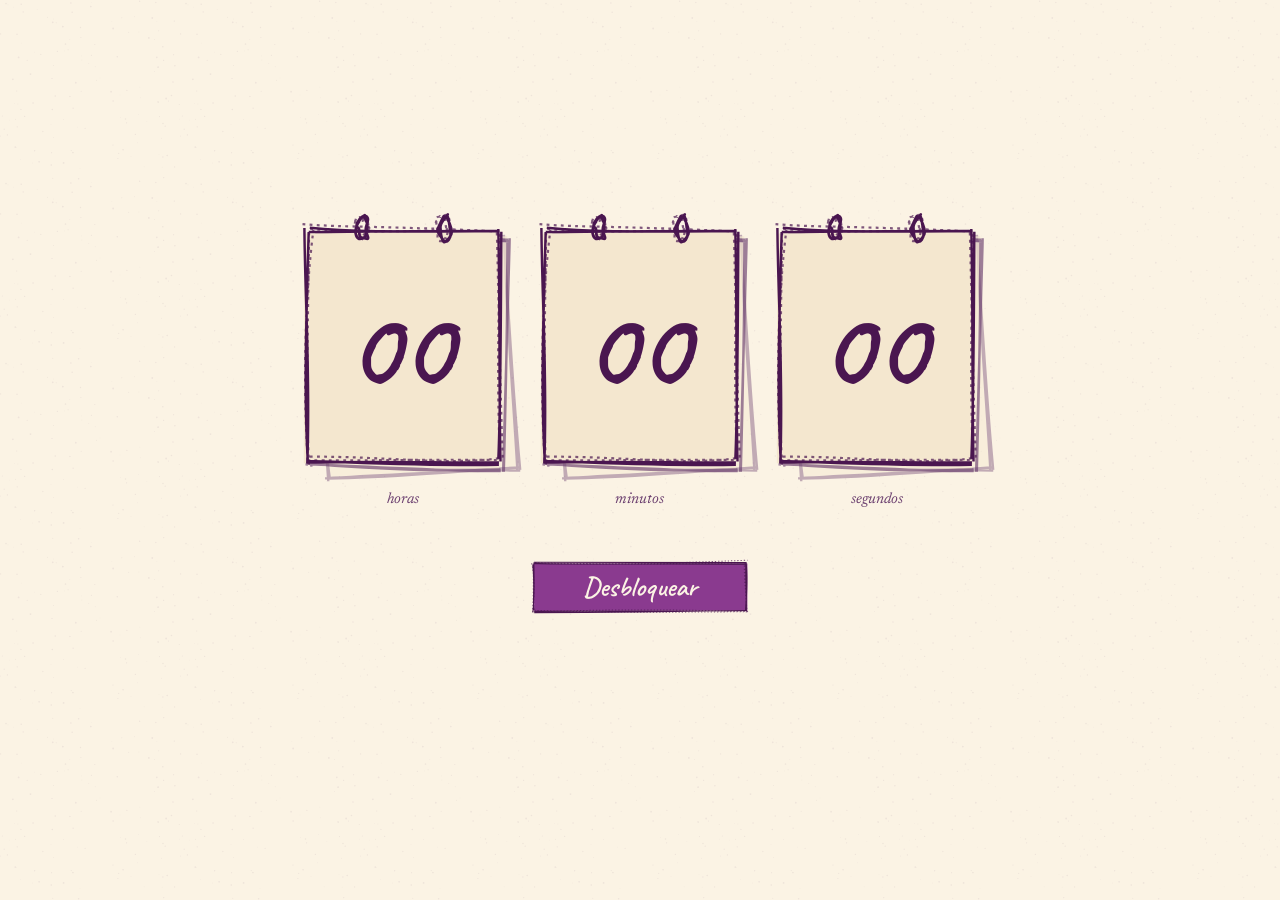
<file: index.html>
<!DOCTYPE html>
<html lang="es">
<head>
<meta charset="utf-8">
<meta name="viewport" content="width=device-width,initial-scale=1">
<meta name="robots" content="noindex">
<title>Feliz cumpleaños</title>
<style>
@font-face{font-family:Caveat;font-weight:600;font-display:block;src:url([data-uri]) format("woff2")}
@font-face{font-family:Newsreader;font-weight:400;font-display:swap;src:url([data-uri]) format("woff2")}
@font-face{font-family:Newsreader;font-style:italic;font-weight:400;font-display:swap;src:url([data-uri]) format("woff2")}

/* ===== Tokens · paleta C "Papel y crayón" ===== */
:root{
  /* color */
  --papel:#fbf3e4;        /* fondo de toda la página */
  --papel-2:#f4e7cf;      /* hojas y fichas */
  --tinta:#4a1650;        /* texto y trazo principal · 12,5:1 sobre papel */
  --tinta-suave:#6b3f6f;  /* texto secundario · 7,4:1 */
  --morado:#8a3a8f;       /* acento y botones · 6,2:1 */
  --rosado:#e07ba0;       /* solo decorativo (2,5:1) */
  --rosado-tinta:#a8446c; /* rosado para texto · 5,1:1 */
  --rosado-claro:#f6c9d8; /* luz, halos */
  --dorado:#e6c77e;       /* solo decorativo */
  --dorado-palido:#f3e3b5;/* luz cálida */
  /* tipografía */
  --mano:Caveat,"Segoe Print","Bradley Hand",cursive;
  --texto:Newsreader,Georgia,"Times New Roman",serif;
  --t-1:15px; --t-2:17px; --t-3:clamp(22px,4vw,28px); --t-4:clamp(44px,11vw,88px);
  /* espacios (base 4) */
  --e1:4px;--e2:8px;--e3:12px;--e4:16px;--e5:24px;--e6:32px;--e7:48px;--e8:64px;--e9:96px;
  /* curvas */
  --sale:cubic-bezier(.23,1,.32,1);      /* entradas, respuesta a toques */
  --mueve:cubic-bezier(.77,0,.175,1);    /* movimiento en pantalla */
  --cae:cubic-bezier(.55,0,.85,.35);     /* caídas con gravedad */
  /* duraciones */
  --d-toque:140ms; --d-corta:240ms; --d-media:520ms; --d-larga:900ms; --d-escena:1600ms;
  /* trazo */
  --trazo:1.2;
  color-scheme:light;
}
*{box-sizing:border-box;min-width:0}
html,body{margin:0;background:var(--papel);color:var(--tinta)}
body{font:400 var(--t-2)/1.55 var(--texto);min-height:100svh;overflow-x:clip;
  background-image:url("data:image/svg+xml,%3Csvg xmlns='http://www.w3.org/2000/svg' width='180' height='180'%3E%3Cg fill='%234a1650' opacity='.07'%3E%3Ccircle cx='163.0' cy='123.5' r='0.77'/%3E%3Ccircle cx='162.8' cy='46.8' r='0.70'/%3E%3Ccircle cx='162.9' cy='157.0' r='0.67'/%3E%3Ccircle cx='30.5' cy='74.1' r='0.90'/%3E%3Ccircle cx='18.6' cy='57.4' r='0.87'/%3E%3Ccircle cx='80.9' cy='37.6' r='0.52'/%3E%3Ccircle cx='163.6' cy='60.4' r='0.59'/%3E%3Ccircle cx='113.0' cy='145.0' r='0.62'/%3E%3Ccircle cx='14.7' cy='103.2' r='0.37'/%3E%3Ccircle cx='17.0' cy='34.3' r='0.73'/%3E%3Ccircle cx='51.0' cy='124.2' r='0.44'/%3E%3Ccircle cx='21.2' cy='4.2' r='0.74'/%3E%3Ccircle cx='154.6' cy='39.5' r='0.48'/%3E%3Ccircle cx='2.3' cy='116.1' r='0.52'/%3E%3Ccircle cx='24.6' cy='116.4' r='0.68'/%3E%3Ccircle cx='80.5' cy='27.5' r='0.70'/%3E%3Ccircle cx='100.0' cy='77.9' r='0.44'/%3E%3Ccircle cx='167.2' cy='155.4' r='0.73'/%3E%3Ccircle cx='179.3' cy='104.5' r='0.54'/%3E%3Ccircle cx='20.9' cy='109.4' r='0.64'/%3E%3Ccircle cx='78.6' cy='178.7' r='0.81'/%3E%3Ccircle cx='20.7' cy='159.2' r='0.35'/%3E%3Ccircle cx='117.3' cy='56.8' r='0.75'/%3E%3Ccircle cx='171.5' cy='95.5' r='0.77'/%3E%3Ccircle cx='9.8' cy='120.1' r='0.41'/%3E%3Ccircle cx='81.9' cy='60.0' r='0.39'/%3E%3Ccircle cx='134.5' cy='16.8' r='0.49'/%3E%3Ccircle cx='15.5' cy='119.2' r='0.52'/%3E%3Ccircle cx='8.0' cy='4.9' r='0.47'/%3E%3Ccircle cx='91.2' cy='2.2' r='0.36'/%3E%3Ccircle cx='120.0' cy='94.9' r='0.42'/%3E%3Ccircle cx='56.2' cy='22.7' r='0.50'/%3E%3Ccircle cx='69.8' cy='39.2' r='0.46'/%3E%3Ccircle cx='40.8' cy='54.3' r='0.66'/%3E%3Ccircle cx='159.5' cy='116.6' r='0.60'/%3E%3Ccircle cx='0.6' cy='33.9' r='0.70'/%3E%3Ccircle cx='72.9' cy='152.5' r='0.85'/%3E%3Ccircle cx='53.4' cy='65.6' r='0.51'/%3E%3Ccircle cx='121.8' cy='17.8' r='0.50'/%3E%3Ccircle cx='158.1' cy='67.2' r='0.88'/%3E%3Ccircle cx='71.3' cy='150.6' r='0.60'/%3E%3Ccircle cx='17.9' cy='104.0' r='0.47'/%3E%3Ccircle cx='165.2' cy='126.2' r='0.64'/%3E%3Ccircle cx='166.1' cy='98.5' r='0.88'/%3E%3Ccircle cx='128.7' cy='32.2' r='0.51'/%3E%3Ccircle cx='152.3' cy='18.0' r='0.89'/%3E%3Ccircle cx='7.4' cy='134.9' r='0.69'/%3E%3Ccircle cx='73.1' cy='108.2' r='0.67'/%3E%3Ccircle cx='64.7' cy='50.9' r='0.38'/%3E%3Ccircle cx='117.9' cy='158.5' r='0.56'/%3E%3Ccircle cx='154.4' cy='71.5' r='0.49'/%3E%3Ccircle cx='144.1' cy='166.8' r='0.40'/%3E%3Ccircle cx='156.8' cy='57.4' r='0.78'/%3E%3Ccircle cx='52.7' cy='178.2' r='0.54'/%3E%3Ccircle cx='37.2' cy='9.4' r='0.42'/%3E%3Ccircle cx='16.4' cy='147.6' r='0.36'/%3E%3Ccircle cx='21.2' cy='43.1' r='0.43'/%3E%3Ccircle cx='139.6' cy='1.2' r='0.72'/%3E%3Ccircle cx='63.0' cy='26.4' r='0.48'/%3E%3Ccircle cx='94.8' cy='44.5' r='0.57'/%3E%3Ccircle cx='69.9' cy='96.5' r='0.74'/%3E%3Ccircle cx='52.3' cy='109.6' r='0.74'/%3E%3Ccircle cx='53.4' cy='137.5' r='0.40'/%3E%3Ccircle cx='88.8' cy='63.5' r='0.42'/%3E%3Ccircle cx='118.7' cy='153.3' r='0.62'/%3E%3Ccircle cx='63.6' cy='162.9' r='0.89'/%3E%3Ccircle cx='113.1' cy='101.0' r='0.70'/%3E%3Ccircle cx='126.6' cy='122.8' r='0.65'/%3E%3Ccircle cx='135.4' cy='134.4' r='0.70'/%3E%3Ccircle cx='95.2' cy='66.7' r='0.47'/%3E%3Ccircle cx='91.4' cy='55.3' r='0.61'/%3E%3Ccircle cx='32.3' cy='163.0' r='0.42'/%3E%3Ccircle cx='158.3' cy='102.0' r='0.85'/%3E%3Ccircle cx='158.7' cy='30.7' r='0.50'/%3E%3Ccircle cx='179.4' cy='119.1' r='0.40'/%3E%3Ccircle cx='47.5' cy='17.3' r='0.52'/%3E%3Ccircle cx='13.6' cy='7.1' r='0.37'/%3E%3Ccircle cx='85.1' cy='128.3' r='0.63'/%3E%3Ccircle cx='120.7' cy='117.7' r='0.42'/%3E%3Ccircle cx='126.9' cy='90.4' r='0.58'/%3E%3Ccircle cx='173.0' cy='82.0' r='0.73'/%3E%3Ccircle cx='139.9' cy='87.1' r='0.43'/%3E%3Ccircle cx='34.2' cy='52.1' r='0.45'/%3E%3Ccircle cx='72.2' cy='12.2' r='0.77'/%3E%3Ccircle cx='138.4' cy='114.6' r='0.41'/%3E%3Ccircle cx='39.1' cy='161.8' r='0.83'/%3E%3Ccircle cx='131.0' cy='156.4' r='0.46'/%3E%3Ccircle cx='52.0' cy='78.4' r='0.61'/%3E%3Ccircle cx='65.5' cy='44.1' r='0.80'/%3E%3Ccircle cx='33.1' cy='103.0' r='0.80'/%3E%3Ccircle cx='27.2' cy='60.3' r='0.56'/%3E%3Ccircle cx='51.3' cy='165.0' r='0.83'/%3E%3Ccircle cx='23.2' cy='11.9' r='0.68'/%3E%3Ccircle cx='90.8' cy='6.6' r='0.83'/%3E%3Ccircle cx='157.7' cy='101.3' r='0.40'/%3E%3Ccircle cx='34.6' cy='150.7' r='0.73'/%3E%3Ccircle cx='80.0' cy='168.3' r='0.37'/%3E%3Ccircle cx='123.1' cy='149.7' r='0.80'/%3E%3Ccircle cx='17.2' cy='126.8' r='0.66'/%3E%3Ccircle cx='113.1' cy='28.5' r='0.88'/%3E%3Ccircle cx='174.3' cy='21.1' r='0.65'/%3E%3Ccircle cx='96.5' cy='80.2' r='0.53'/%3E%3Ccircle cx='42.8' cy='131.5' r='0.63'/%3E%3Ccircle cx='81.2' cy='91.3' r='0.51'/%3E%3Ccircle cx='161.7' cy='138.2' r='0.49'/%3E%3Ccircle cx='55.3' cy='96.0' r='0.70'/%3E%3Ccircle cx='162.1' cy='167.1' r='0.38'/%3E%3Ccircle cx='155.8' cy='2.5' r='0.67'/%3E%3Ccircle cx='138.9' cy='32.1' r='0.48'/%3E%3Ccircle cx='12.9' cy='79.4' r='0.81'/%3E%3Ccircle cx='0.2' cy='136.0' r='0.56'/%3E%3Ccircle cx='168.5' cy='101.0' r='0.60'/%3E%3Ccircle cx='51.6' cy='152.7' r='0.61'/%3E%3Ccircle cx='125.5' cy='119.0' r='0.80'/%3E%3Ccircle cx='53.3' cy='18.9' r='0.45'/%3E%3Ccircle cx='111.9' cy='21.4' r='0.37'/%3E%3Ccircle cx='63.4' cy='119.3' r='0.45'/%3E%3Ccircle cx='52.7' cy='22.3' r='0.89'/%3E%3Ccircle cx='163.7' cy='177.6' r='0.70'/%3E%3Ccircle cx='68.1' cy='49.7' r='0.54'/%3E%3Ccircle cx='140.5' cy='97.8' r='0.42'/%3E%3Ccircle cx='159.0' cy='154.2' r='0.36'/%3E%3Ccircle cx='16.7' cy='91.0' r='0.61'/%3E%3Ccircle cx='148.8' cy='37.9' r='0.89'/%3E%3Ccircle cx='62.8' cy='26.6' r='0.89'/%3E%3Ccircle cx='137.3' cy='142.7' r='0.44'/%3E%3Ccircle cx='173.6' cy='54.7' r='0.61'/%3E%3Ccircle cx='156.9' cy='21.4' r='0.36'/%3E%3Ccircle cx='111.1' cy='91.7' r='0.87'/%3E%3Ccircle cx='174.9' cy='65.7' r='0.76'/%3E%3Ccircle cx='4.2' cy='129.2' r='0.60'/%3E%3Ccircle cx='57.4' cy='51.4' r='0.61'/%3E%3Ccircle cx='81.7' cy='55.9' r='0.36'/%3E%3Ccircle cx='6.0' cy='3.6' r='0.82'/%3E%3Ccircle cx='75.8' cy='82.7' r='0.85'/%3E%3Ccircle cx='15.3' cy='147.1' r='0.84'/%3E%3Ccircle cx='77.3' cy='127.1' r='0.36'/%3E%3Ccircle cx='70.9' cy='2.9' r='0.76'/%3E%3Ccircle cx='174.6' cy='166.9' r='0.64'/%3E%3Ccircle cx='146.9' cy='121.7' r='0.35'/%3E%3C/g%3E%3C/svg%3E");background-size:180px 180px}
.sr{position:absolute;width:1px;height:1px;overflow:hidden;clip:rect(0 0 0 0);white-space:nowrap}
button{font:inherit;color:inherit}
:focus-visible{outline:3px solid var(--morado);outline-offset:4px;border-radius:12px}

/* ===== Parte 1 · contador ===== */
.contador{min-height:100svh;display:grid;place-items:center;align-content:center;gap:var(--e7);padding:var(--e7) var(--e4)}
.fichas{--n:3;--gap:clamp(12px,3.4vw,32px);display:flex;gap:var(--gap);justify-content:center}
.ficha{--w:min(clamp(196px,16vw,232px),calc((100vw - 2*var(--e4) - (var(--n) - 1)*var(--gap)) / var(--n)));width:var(--w);display:grid;justify-items:center;gap:var(--e3)}
.ficha[hidden]{display:none}
.pila{position:relative;width:100%;aspect-ratio:100/124}
.pila>svg,.hoja{position:absolute;inset:0}
.pila>svg{width:100%;height:100%;overflow:visible}
.hoja{display:grid;place-items:center}
.hoja svg{position:absolute;inset:0;width:100%;height:100%;overflow:visible}
.num{position:relative;font:600 calc(var(--w)*.56)/1 var(--mano);letter-spacing:.01em;color:var(--tinta);padding-top:6%;transform:translateX(-3%);font-variant-numeric:tabular-nums}
.etq{margin-top:var(--e2);font-size:var(--t-1);color:var(--tinta-suave);font-style:italic}
/* la hoja que se suelta: gira desde su argolla izquierda y cae */
.hoja.cae{z-index:2;transform-origin:22% 4%;will-change:transform,opacity;animation:cae var(--d-larga) var(--cae) forwards;pointer-events:none}
@keyframes cae{
  0%{transform:none;opacity:1}
  30%{transform:rotate(-9deg);opacity:1}
  100%{transform:translate3d(-4%,115%,0) rotate(-26deg);opacity:0}
}

.boton{position:relative;min-height:56px;min-width:220px;padding:var(--e3) var(--e6);border:0;background:none;cursor:pointer;display:grid;place-items:center;line-height:1.15;transition:transform var(--d-toque) var(--sale)}
.boton svg{position:absolute;inset:0;width:100%;height:100%;overflow:visible}
.boton .b1{position:relative;font:600 var(--t-3)/1 var(--mano)}
.boton .b2{position:relative;font-size:var(--t-1);font-style:italic;color:var(--tinta-suave)}
.boton[aria-disabled=true]{cursor:default;color:var(--tinta-suave)}
.boton:not([aria-disabled=true]){color:var(--papel)}
.boton:not([aria-disabled=true]):active{transform:scale(.97)}
.boton .halo{position:absolute;inset:-10px;border-radius:22px;background:radial-gradient(closest-side,var(--rosado-claro),transparent);opacity:0}
.boton:not([aria-disabled=true]) .halo{animation:respira 2.8s var(--mueve) infinite}
@keyframes respira{0%,100%{opacity:.35;transform:scale(.96)}50%{opacity:.9;transform:scale(1.04)}}
.aviso{min-height:1.5em;margin:0;font-size:var(--t-1);color:var(--tinta-suave);font-style:italic;text-align:center}

/* ===== Parte 2 · Feliz cumpleaños ===== */
.contador.sale{position:fixed;inset:0;z-index:5;pointer-events:none}
.contador.sale .pila{animation:caeFicha 820ms var(--cae) both;animation-delay:var(--dl,0ms)}
.contador.sale .etq,.contador.sale .boton,.contador.sale .aviso{transition:opacity var(--d-corta) var(--sale);opacity:0}
@keyframes caeFicha{0%{transform:none}22%{transform:translateY(-3%) rotate(var(--rot,-3deg))}100%{transform:translateY(110svh) rotate(calc(var(--rot,-3deg)*7));opacity:.9}}

.portada{position:relative;min-height:100svh;overflow:hidden;display:grid;grid-template-rows:minmax(0,1fr) auto;--cx:50%;--cy:36%;--gh:min(34svh,62vw,400px)}
.portada[hidden]{display:none}
.capa{position:absolute;pointer-events:none}
.luz{left:var(--cx);top:var(--cy);width:min(170vmin,1300px);aspect-ratio:1;translate:-50% -50%;background:radial-gradient(closest-side,var(--dorado-palido) 0,color-mix(in srgb,var(--rosado-claro) 75%,transparent) 26%,color-mix(in srgb,var(--rosado-claro) 28%,transparent) 58%,transparent 100%);opacity:0;transform:scale(.15)}
.rayos,.anillo,.chispa{left:var(--cx);top:var(--cy);translate:-50% -50%}
.rayos{width:min(125vmax,1250px);aspect-ratio:1;opacity:0}
.anillo{width:min(var(--a),130vmax);aspect-ratio:1;opacity:0}
.chispa{width:56px;aspect-ratio:1;opacity:0}
.rayos svg,.anillo svg,.chispa svg{width:100%;height:100%;overflow:visible}

.arriba{position:relative;z-index:2;display:grid;place-content:center;justify-items:center;gap:var(--e5);padding:var(--e7) var(--e4) var(--e5);text-align:center}
.titulo{margin:0;font:600 clamp(68px,17vw,150px)/.86 var(--mano);color:var(--tinta);position:relative;outline:none}
.titulo .ln{display:block;white-space:nowrap}
.titulo .rell{position:absolute;inset:-.2em -.15em;padding:.2em .15em;opacity:0;-webkit-text-stroke:1.2px var(--tinta);color:transparent;background:linear-gradient(172deg,var(--morado) 20%,var(--rosado-tinta) 95%);-webkit-background-clip:text;background-clip:text}
.titulo .traz{-webkit-text-stroke:1.3px var(--tinta);color:transparent}
.l{display:inline-block;overflow:hidden;padding:0 .06em .12em;margin:0 -.06em -.12em;vertical-align:top;transform:translateX(-101%);opacity:0}
.l>i{display:inline-block;font-style:normal;transform:translateX(101%)}
.frases{margin:0;font-style:italic;font-size:clamp(17px,2.6vw,22px);line-height:1.5;color:var(--tinta-suave);max-width:34ch}
.frases span{display:block;opacity:0;transform:translateY(6px)}

.gente{position:relative;z-index:3;justify-self:center;width:min(100%,1180px);height:var(--gh)}
.pers{position:absolute;bottom:var(--b,0);left:var(--x);height:calc(var(--gh)*var(--h));aspect-ratio:120/200;translate:-50% 0;transform:translateY(175%)}
.pers.atras{z-index:1}.pers.frente{z-index:2}
.pers.cumple{aspect-ratio:160/300;z-index:1}
.salta,.salta svg{position:absolute;inset:0;width:100%;height:100%;overflow:visible}
.portada.ola .salta,.portada.ola .salta svg,.portada.fiesta .cf{will-change:transform,opacity}
.salta .up{opacity:0}
.confeti{inset:0;overflow:hidden;z-index:1;contain:strict}
.cf{position:absolute;top:-24px;left:var(--x);width:var(--w,7px);height:var(--hh,12px);border-radius:2px;background:var(--c);opacity:0}

/* coreografía (el tiempo 0 es el toque en Desbloquear) */
.portada.va .chispa{animation:chispa 1300ms var(--sale) 560ms both}
.portada.va .luz{animation:abreLuz var(--d-escena) var(--sale) 820ms both}
.portada.va .rayos{animation:rayos 2000ms var(--sale) 900ms both}
.portada.va .anillo{animation:anillo 1700ms var(--sale) var(--dl) both}
.portada.va .traz .l,.portada.va .traz .l>i{animation:escribe 220ms var(--mueve) var(--dl) both}
.portada.va .rell{animation:aparece var(--d-media) var(--sale) var(--dr,2700ms) both}
.portada.va .pers{animation:subePers 760ms var(--sale) var(--dl) both}
.portada.va .frases span{animation:frase 700ms var(--sale) var(--dl) both}
.portada.ola .salta{animation:salto 2400ms var(--mueve) var(--do) 2 both}
.portada.ola .salta .up{animation:brazosArriba 2400ms var(--mueve) var(--do) 2 both}
.portada.ola .salta .down{animation:brazosAbajo 2400ms var(--mueve) var(--do) 2 both}
.portada.fiesta .cf{animation:confeti var(--dur) linear var(--dl) 2 both}

@keyframes chispa{0%{opacity:0;transform:scale(0) rotate(-40deg)}35%{opacity:1;transform:scale(1.25) rotate(8deg)}60%{opacity:1;transform:scale(1) rotate(0)}100%{opacity:0;transform:scale(2.4) rotate(20deg)}}
@keyframes abreLuz{to{opacity:1;transform:none}}
@keyframes rayos{0%{opacity:0;transform:scale(.45) rotate(-10deg)}100%{opacity:1;transform:none}}
@keyframes anillo{0%{opacity:0;transform:scale(.3)}35%{opacity:.75}100%{opacity:var(--fin,.3);transform:none}}
@keyframes escribe{0%{opacity:0}1%,100%{opacity:1}100%{transform:none}}
@keyframes aparece{to{opacity:1}}
@keyframes subePers{to{transform:none}}
@keyframes frase{to{opacity:1;transform:none}}
@keyframes salto{0%,8%,40%,100%{transform:none}20%{transform:translateY(-7%)}}
@keyframes brazosArriba{0%,6%,42%,100%{opacity:0}14%,32%{opacity:1}}
@keyframes brazosAbajo{0%,6%,42%,100%{opacity:1}14%,32%{opacity:0}}
@keyframes confeti{0%{opacity:1;transform:translate3d(0,0,0) rotate(0)}100%{opacity:1;transform:translate3d(var(--dx),108svh,0) rotate(var(--r))}}

@media (prefers-reduced-motion:reduce){
  .contador.sale{transition:opacity 150ms;opacity:0}
  .contador.sale .pila{animation:none}
  .portada.va :is(.luz,.rayos,.traz .l,.traz .l>i,.rell,.pers,.frases span){animation:none;opacity:1;transform:none}
  .portada.va .anillo{animation:none;opacity:var(--fin)}
  .portada.va .chispa{animation:none;opacity:0}
  .portada.ola .salta,.portada.ola .salta *{animation:none}
  .cf{opacity:1;top:var(--y);transform:rotate(var(--r))}
  .portada.fiesta .cf{animation:none}
}

@media (prefers-reduced-motion:reduce){
  .hoja.cae{display:none}
  .boton:not([aria-disabled=true]) .halo{animation:none;opacity:.6}
}
/* ===== Parte 3 · El día ===== */
/* La sección es alta; la escena queda fija (sticky) mientras se desliza.
   En cada cuadro solo cambian transform y opacity de capas propias. */
.dia{position:relative;height:calc(var(--n,20) * 85svh + 100svh)}
.dia[hidden]{display:none}
.escena{position:sticky;top:0;height:100svh;overflow:hidden;contain:strict;--chx:30%}
.escena .c{position:absolute;inset:0;pointer-events:none}
.cielo>i{position:absolute;inset:0}
.c-amanecer{background:linear-gradient(#f7dccb,#fbe7cf 55%,#f9d7c0)}
.c-mediodia{background:linear-gradient(#f8efdc,#fbf3e4 60%,#fdf6e8);opacity:0}
.c-atardecer{background:linear-gradient(#e7a2b5,#f0b39d 50%,#f5c992);opacity:0}
.c-noche{background:linear-gradient(#1c0a24,#2c1036 55%,#3e1849);opacity:0}
.astro{position:absolute;left:0;top:0;will-change:transform}
.sol{width:calc(100svh*.11);aspect-ratio:1}
.sol svg,.luna svg{width:100%;height:100%;overflow:visible}
.rojo{position:absolute;left:50%;top:80%;width:110vmax;aspect-ratio:1;translate:-50% -50%;background:radial-gradient(closest-side,#e8506f 0,rgba(232,80,111,.45) 30%,rgba(240,140,110,.15) 60%,transparent);opacity:0;transform:scale(.3)}
.brillo{position:absolute;left:0;top:0;width:calc(100svh*.5);aspect-ratio:1;translate:-50% -50%;background:radial-gradient(closest-side,rgba(255,214,160,.9),rgba(240,150,120,.35) 45%,transparent);opacity:0}
.estrellas{opacity:0}
.estrellas svg{width:100%;height:62%}
.luna{width:calc(100svh*.07);aspect-ratio:1;opacity:0}
.banda{position:absolute;left:0;bottom:0;height:var(--wh,100%);display:flex;will-change:transform}
.banda svg{height:100%;width:auto;flex:none;display:block}
.est{position:absolute;left:0;bottom:0;height:var(--wh,100%);aspect-ratio:700/1000;will-change:transform}
.est>svg{position:absolute;inset:0;width:100%;height:100%;overflow:visible}
.pz{position:absolute}
.pz>svg{position:absolute;inset:0;width:100%;height:100%;overflow:visible}
.velo{opacity:0}
.velo-tarde{background:#c8506e;mix-blend-mode:normal}
.velo-noche{background:#22082b}
.ella,.perrita{position:absolute;bottom:calc(var(--wh,100svh)*.135);will-change:transform}
.ella{left:var(--chx);height:calc(var(--wh,100svh)*.34);aspect-ratio:160/300;translate:-50% 0;transition:opacity var(--d-larga) var(--sale)}
.perrita{height:calc(var(--wh,100svh)*.1);aspect-ratio:130/90;translate:-50% 0;transition:transform 1100ms var(--sale),opacity var(--d-larga) var(--sale)}
.perrita.concha{left:calc(var(--chx) + var(--wh,100svh)*.17)}
.perrita.mia{left:calc(var(--chx) - var(--wh,100svh)*.13);bottom:calc(var(--wh,100svh)*.115)}
.perrita.concha.adelante{transform:translateX(min(16vw,20svh))}
.ella>svg,.perrita>svg{position:absolute;inset:0;width:100%;height:100%;overflow:visible;opacity:0;will-change:opacity}
.ella>svg:nth-child(2),.perrita>svg:first-child{opacity:1}
.entra{opacity:0}
/* ellas van delante de las luces; de tarde y de noche se oscurecen con su propia capa (cambia solo en las transiciones) */
.sil{opacity:var(--sil,0)}.sil *{fill:#24092c;stroke:#24092c}
.sombra{position:absolute;left:var(--chx);bottom:calc(var(--wh,100svh)*.125);width:calc(var(--wh,100svh)*.09);height:calc(var(--wh,100svh)*.02);translate:-30% 0;border-radius:50%;background:rgba(74,22,80,.22);transform-origin:20% 50%;will-change:transform,opacity}
.ella.entra{opacity:0;transition:opacity var(--d-larga) var(--sale)}

/* fragmentos escritos en el cielo */
.frags{position:absolute;left:0;right:0;top:0;height:42%;pointer-events:none}
.frag{position:absolute;left:50%;top:10%;width:min(88vw,30ch);translate:-50% 0;margin:0;font:600 clamp(25px,5.6vw,40px)/1.18 var(--mano);color:var(--tinta);text-align:center;text-wrap:balance;opacity:0;transform:translateY(10px);transition:opacity var(--d-corta) var(--sale),transform var(--d-corta) var(--sale)}
.frag.largo{font-size:clamp(22px,4.6vw,34px)}
.frag.m-n{color:var(--papel)}
.frag.vis{opacity:1;transform:none;transition:opacity var(--d-media) var(--sale) 120ms,transform var(--d-larga) var(--sale) 120ms}
.frag cite{font-style:normal;white-space:nowrap}

/* momento actual */
.momentos{position:absolute;left:0;right:0;bottom:3.5%;display:flex;justify-content:center;gap:var(--e5);margin:0;padding:0;list-style:none;font:italic var(--t-1)/1 var(--texto);color:var(--tinta-suave)}
.momentos li{opacity:.55;transition:opacity var(--d-corta)}
.momentos li[aria-current]{opacity:1}
.escena.de-noche .momentos{color:var(--papel)}
.baja{position:absolute;left:50%;bottom:calc(var(--gh) + 10px);width:34px;height:34px;translate:-50% 0;opacity:0;z-index:3}
.baja svg{width:100%;height:100%;overflow:visible}
.portada.va .baja{animation:aparece 700ms var(--sale) 5600ms both,flota 2600ms var(--mueve) 6300ms 3}
@keyframes flota{0%,100%{transform:none}50%{transform:translateY(6px)}}

/* objetos: cada uno se anima solo al llegar su fragmento (clase .on) */
.rayo-ventana{opacity:0}
.on .rayo-ventana{animation:entraLuz 1600ms var(--sale) both}
@keyframes entraLuz{from{opacity:0;transform:scale(.85)}to{opacity:1;transform:none}}
.girasol{transform-origin:50% 100%;transform:rotate(-28deg);transition:transform 1800ms var(--mueve)}
.on .girasol{transform:rotate(14deg)}
.cajon{transition:transform 900ms var(--sale)}
.on .cajon{transform:translateY(46%)}
.dentro{opacity:0;transform:translateY(30%);transition:opacity 500ms var(--sale) 450ms,transform 700ms var(--sale) 450ms}
.on .dentro{opacity:1;transform:none}
.reparte{opacity:0}
.on .reparte{animation:reparte 1500ms var(--mueve) var(--dl,0ms) both}
@keyframes reparte{0%{opacity:0;transform:translate(var(--sx),var(--sy)) scale(.7)}15%{opacity:1}55%{transform:translate(calc(var(--sx)*.45),calc(var(--sy) - 60%)) scale(1)}100%{opacity:1;transform:none}}
.sombra-arbol{transform-origin:40% 50%;transition:transform 1600ms var(--mueve)}
.on .sombra-arbol{transform:scaleX(.18)}
.luz-cocina{opacity:0;transition:opacity 900ms var(--sale) var(--dl,0ms)}
.on .luz-cocina{opacity:1}
.plato-mas{opacity:0;transform:translateX(70%);transition:opacity 500ms var(--sale),transform 1000ms var(--sale)}
.on .plato-mas{opacity:1;transform:none}
.asoma{transform:translateY(70%);transition:transform 900ms var(--sale) 700ms}
.on .asoma{transform:translateY(8%)}
.vapor{opacity:0}
.on .vapor{animation:vapor 2400ms ease-out var(--dl,0ms) 3}
@keyframes vapor{0%{opacity:0;transform:translateY(20%)}30%{opacity:.8}100%{opacity:0;transform:translateY(-40%)}}
.cobija{transform-origin:0 50%;transform:scaleX(.25);transition:transform 1100ms var(--sale) 300ms}
.on .cobija{transform:none}
.pan{opacity:0;transform:scale(.6);transition:opacity 400ms var(--sale) 900ms,transform 600ms var(--sale) 900ms}
.on .pan{opacity:1;transform:none}
.tapa{transform-origin:0 50%;transition:transform 1000ms var(--mueve) 300ms}
.on .tapa{transform:scaleX(0)}
.cerrada{opacity:0;transition:opacity 300ms var(--sale) 1200ms}
.on .cerrada{opacity:1}
.marca{transition:opacity 700ms var(--sale) var(--dl,0ms)}
.on .marca{opacity:0}
.on .rojo-local{animation:aparece 1600ms var(--sale) both}
.ventana-luz{opacity:0;transition:opacity 700ms var(--sale) var(--dl,0ms)}
.on .ventana-luz{opacity:1}
.on .guino{animation:guino 1800ms var(--mueve) 900ms 2 both}
@keyframes guino{0%,100%{opacity:1}20%,30%{opacity:.15}45%{opacity:1}55%{opacity:.3}65%{opacity:1}}
.orbe{transition:transform 2200ms var(--mueve) 300ms}
.on .orbe{transform:translateX(var(--hacia))}
.barrio .tw{animation:tw 3200ms var(--mueve) var(--dl,0ms) infinite;animation-play-state:paused}
.on .barrio .tw{animation-play-state:running}
@keyframes tw{0%,100%{opacity:1}50%{opacity:.35}}
.foco{opacity:0;transition:opacity 600ms var(--sale)}
.on .foco{opacity:1}
.crece{opacity:0;transform:scale(.15);transition:opacity 900ms var(--sale),transform 2400ms var(--sale)}
.on .crece{opacity:1;transform:none}
.camino-luz{opacity:0;transform:scaleX(.1);transform-origin:0 50%;transition:opacity 800ms var(--sale) 900ms,transform 2200ms var(--sale) 900ms}
.on .camino-luz{opacity:1;transform:none}
.lampara{opacity:0;transition:opacity 900ms var(--sale) 300ms}
.on .lampara{opacity:1}

@media (prefers-reduced-motion:reduce){
  .frag,.frag.vis,.perrita,.ella{transition:none}
  .on *,.on{animation-duration:1ms!important;animation-delay:0ms!important;animation-iteration-count:1!important;transition-duration:1ms!important;transition-delay:0ms!important}
  .barrio .tw{animation:none}
  .portada.va .baja{animation:none;opacity:1}
}

/* ===== Parte 4 · La carta ===== */
.carta{position:relative;background:linear-gradient(#3e1849,#2c1036 30%,#1c0a24);padding:clamp(48px,10vh,120px) var(--e4) clamp(64px,12vh,140px);display:grid;justify-items:center;gap:var(--e6)}
.carta[hidden]{display:none}
.carta .cielo-c{position:absolute;inset:0;pointer-events:none;overflow:hidden}
.carta .cielo-c svg{width:100%;height:100%}
.hoja-c{--lh:clamp(36px,6.4vw,44px);position:relative;width:min(100%,640px);margin:0;padding:calc(var(--lh)*1.4) clamp(20px,6vw,56px) calc(var(--lh)*1.6) clamp(60px,13vw,96px);
  background-color:var(--papel);background-image:linear-gradient(90deg,transparent calc(clamp(60px,13vw,96px) - 14px),rgba(224,123,160,.55) calc(clamp(60px,13vw,96px) - 14px),rgba(224,123,160,.55) calc(clamp(60px,13vw,96px) - 12px),transparent calc(clamp(60px,13vw,96px) - 12px)),repeating-linear-gradient(transparent 0,transparent calc(var(--lh) - 1px),rgba(138,58,143,.13) calc(var(--lh) - 1px),rgba(138,58,143,.13) var(--lh));
  background-position:0 0,0 calc(var(--lh)*1.4 + 6px);
  rotate:-.6deg;box-shadow:0 18px 40px rgba(10,0,14,.45),0 2px 0 rgba(10,0,14,.2)}
.hoja-c>svg.borde{position:absolute;inset:0;width:100%;height:100%;overflow:visible;pointer-events:none}
.cinta{position:absolute;top:-14px;left:50%;width:96px;height:28px;translate:-50% 0;rotate:3deg;background:rgba(246,201,216,.78)}
.estrofa{position:relative;margin:0 0 var(--lh)}
.estrofa:last-of-type{margin-bottom:0}
.estrofa p{margin:0;font:600 clamp(19px,3.7vw,26px)/var(--lh) var(--mano);color:var(--tinta)}
.estrofa .v{display:block;padding-left:1.1em;text-indent:-1.1em;opacity:0;transform:translateY(8px);transition:opacity var(--d-media) var(--sale) var(--dl,0ms),transform var(--d-larga) var(--sale) var(--dl,0ms)}
.estrofa.on .v{opacity:1;transform:none}
.dib{position:absolute;left:calc(clamp(60px,13vw,96px) * -1 + 4px);top:2px;width:calc(clamp(60px,13vw,96px) - 22px);aspect-ratio:1;opacity:0;transform:scale(.9) rotate(-3deg);transition:opacity var(--d-larga) var(--sale) 200ms,transform var(--d-larga) var(--sale) 200ms}
.estrofa.on .dib{opacity:1;transform:none}
.dib>.pz{position:absolute}
.dib svg{position:absolute;inset:0;width:100%;height:100%;overflow:visible}
/* cada dibujo se anima una vez al llegar a su estrofa */
.estrofa.on .faro{animation:faro 2600ms var(--mueve) 600ms 2}
@keyframes faro{0%,100%{opacity:1;transform:none}50%{opacity:.55;transform:scale(1.25)}}
.estrofa.on .barco{animation:barco 3400ms var(--mueve) 500ms both}
@keyframes barco{0%{transform:none}45%{transform:translateX(-46%) scale(.8)}100%{transform:none}}
.estrofa.on .ventana-c{animation:aparece 900ms var(--sale) 2800ms both}
.ventana-c{opacity:0}
.nota{opacity:0}
.estrofa.on .nota{animation:nota 2600ms var(--sale) var(--dl,0ms) 2}
@keyframes nota{0%{opacity:0;transform:translate(0,10%)}30%{opacity:1}100%{opacity:0;transform:translate(-30%,-55%)}}
.puerta-c{transform-origin:0 50%;transition:transform 1400ms var(--mueve) 700ms}
.estrofa.on .puerta-c{transform:scaleX(.32)}
.volver{position:relative;min-height:44px;padding:0 var(--e4);border:0;background:none;color:var(--papel);font:italic var(--t-1)/1 var(--texto);text-decoration:underline;text-underline-offset:4px;text-decoration-color:rgba(251,243,228,.45);cursor:pointer;opacity:.85}
.volver:hover{opacity:1}
.volver:active{transform:scale(.97)}
.cortina{position:fixed;inset:0;background:#1c0a24;opacity:0;pointer-events:none;z-index:20;transition:opacity 320ms var(--sale)}
.cortina.on{opacity:1}
@media (prefers-reduced-motion:reduce){
  .estrofa .v,.dib{transition:none;opacity:1;transform:none}
  .estrofa.on *{animation:none!important}
  .estrofa.on .puerta-c{transition:none}
  .ventana-c,.nota{opacity:1}
  .cortina{transition:none}
}

</style>
</head>
<body>
<main>
  <section class="contador" id="contador" aria-labelledby="t-contador">
    <h1 class="sr" id="t-contador">Cuenta regresiva</h1>
    <div class="fichas" role="timer" aria-describedby="falta">
      <div class="ficha" data-u="d" hidden><div class="pila" aria-hidden="true"></div><span class="etq">días</span></div>
      <div class="ficha" data-u="h"><div class="pila" aria-hidden="true"></div><span class="etq">horas</span></div>
      <div class="ficha" data-u="m"><div class="pila" aria-hidden="true"></div><span class="etq">minutos</span></div>
      <div class="ficha" data-u="s"><div class="pila" aria-hidden="true"></div><span class="etq">segundos</span></div>
    </div>
    <p class="sr" id="falta"></p>
    <button class="boton" id="desbloquear" type="button" aria-disabled="true">
      <span class="halo" aria-hidden="true"></span>
      <span class="b1">Desbloquear</span><span class="b2">aún no</span>
    </button>
    <p class="aviso" id="aviso" aria-live="polite"></p>
  </section>
  <section class="portada" id="portada" hidden inert aria-labelledby="titulo">
    <div class="capa luz" aria-hidden="true"></div>
    <div class="capa rayos" aria-hidden="true"></div>
    <div class="capa anillo" style="--a:520px;--dl:1000ms;--fin:.45" aria-hidden="true"></div>
    <div class="capa anillo" style="--a:820px;--dl:1180ms;--fin:.3" aria-hidden="true"></div>
    <div class="capa anillo" style="--a:1180px;--dl:1360ms;--fin:.18" aria-hidden="true"></div>
    <div class="capa chispa" aria-hidden="true"></div>
    <div class="arriba">
      <h1 class="titulo" id="titulo" tabindex="-1"><span class="sr">Feliz cumpleaños</span><span class="traz" aria-hidden="true"></span><span class="rell" aria-hidden="true"><span class="ln">Feliz</span><span class="ln">cumpleaños</span></span></h1>
      <p class="frases"><span style="--dl:4300ms">Esto se canta bajito, y es tuyo.</span> <span style="--dl:4750ms">Hoy el cielo se pone más bonito por ti.</span></p>
    </div>
    <div class="gente" aria-hidden="true"></div>
    <div class="capa confeti" aria-hidden="true"></div>
    <div class="baja" aria-hidden="true"></div>
  </section>
  <section class="dia" id="dia" hidden inert aria-label="El día">
    <div class="escena">
      <div class="c cielo" aria-hidden="true"><i class="c-amanecer"></i><i class="c-mediodia"></i><i class="c-atardecer"></i><i class="c-noche"></i></div>
      <div class="c" aria-hidden="true"><div class="c estrellas"></div><div class="astro luna" style="left:80%;top:44%"></div><div class="astro sol"></div><div class="brillo"></div><div class="rojo"></div></div>
      <div class="c paisaje" aria-hidden="true"></div>
      <div class="c mundo" aria-hidden="true"></div>
      <div class="c velo velo-tarde" aria-hidden="true"></div>
      <div class="c velo velo-noche" aria-hidden="true"></div>
      <div class="c luces" aria-hidden="true"></div>
      <div class="sombra" aria-hidden="true"></div>
      <div class="perrita mia" aria-hidden="true"></div>
      <div class="perrita concha" aria-hidden="true"></div>
      <div class="ella" aria-hidden="true"></div>
      <div class="frags"></div>
      <ol class="momentos" aria-label="Momento del día"><li>Solecito</li><li>Cielito</li><li>Negrita</li></ol>
    </div>
  </section>
  <section class="carta" id="carta" hidden inert aria-labelledby="t-carta">
    <div class="cielo-c" aria-hidden="true"></div>
    <h2 class="sr" id="t-carta">Carta</h2>
    <article class="hoja-c"><span class="cinta" aria-hidden="true"></span></article>
    <button class="volver" type="button">volver al inicio del día</button>
  </section>
</main>
<div class="cortina" aria-hidden="true"></div>

<script>
/*! rough.js 4.6.6 · MIT License · (c) Preet Shihn */
var rough=function(){"use strict";function t(t,e,s){if(t&&t.length){const[n,o]=e,a=Math.PI/180*s,h=Math.cos(a),r=Math.sin(a);for(const e of t){const[t,s]=e;e[0]=(t-n)*h-(s-o)*r+n,e[1]=(t-n)*r+(s-o)*h+o}}}function e(t,e){return t[0]===e[0]&&t[1]===e[1]}function s(s,n,o,a=1){const h=o,r=Math.max(n,.1),i=s[0]&&s[0][0]&&"number"==typeof s[0][0]?[s]:s,c=[0,0];if(h)for(const e of i)t(e,c,h);const l=function(t,s,n){const o=[];for(const s of t){const t=[...s];e(t[0],t[t.length-1])||t.push([t[0][0],t[0][1]]),t.length>2&&o.push(t)}const a=[];s=Math.max(s,.1);const h=[];for(const t of o)for(let e=0;e<t.length-1;e++){const s=t[e],n=t[e+1];if(s[1]!==n[1]){const t=Math.min(s[1],n[1]);h.push({ymin:t,ymax:Math.max(s[1],n[1]),x:t===s[1]?s[0]:n[0],islope:(n[0]-s[0])/(n[1]-s[1])})}}if(h.sort(((t,e)=>t.ymin<e.ymin?-1:t.ymin>e.ymin?1:t.x<e.x?-1:t.x>e.x?1:t.ymax===e.ymax?0:(t.ymax-e.ymax)/Math.abs(t.ymax-e.ymax))),!h.length)return a;let r=[],i=h[0].ymin,c=0;for(;r.length||h.length;){if(h.length){let t=-1;for(let e=0;e<h.length&&!(h[e].ymin>i);e++)t=e;h.splice(0,t+1).forEach((t=>{r.push({s:i,edge:t})}))}if(r=r.filter((t=>!(t.edge.ymax<=i))),r.sort(((t,e)=>t.edge.x===e.edge.x?0:(t.edge.x-e.edge.x)/Math.abs(t.edge.x-e.edge.x))),(1!==n||c%s==0)&&r.length>1)for(let t=0;t<r.length;t+=2){const e=t+1;if(e>=r.length)break;const s=r[t].edge,n=r[e].edge;a.push([[Math.round(s.x),i],[Math.round(n.x),i]])}i+=n,r.forEach((t=>{t.edge.x=t.edge.x+n*t.edge.islope})),c++}return a}(i,r,a);if(h){for(const e of i)t(e,c,-h);!function(e,s,n){const o=[];e.forEach((t=>o.push(...t))),t(o,s,n)}(l,c,-h)}return l}function n(t,e){var n;const o=e.hachureAngle+90;let a=e.hachureGap;a<0&&(a=4*e.strokeWidth),a=Math.round(Math.max(a,.1));let h=1;return e.roughness>=1&&((null===(n=e.randomizer)||void 0===n?void 0:n.next())||Math.random())>.7&&(h=a),s(t,a,o,h||1)}class o{constructor(t){this.helper=t}fillPolygons(t,e){return this._fillPolygons(t,e)}_fillPolygons(t,e){const s=n(t,e);return{type:"fillSketch",ops:this.renderLines(s,e)}}renderLines(t,e){const s=[];for(const n of t)s.push(...this.helper.doubleLineOps(n[0][0],n[0][1],n[1][0],n[1][1],e));return s}}function a(t){const e=t[0],s=t[1];return Math.sqrt(Math.pow(e[0]-s[0],2)+Math.pow(e[1]-s[1],2))}class h extends o{fillPolygons(t,e){let s=e.hachureGap;s<0&&(s=4*e.strokeWidth),s=Math.max(s,.1);const o=n(t,Object.assign({},e,{hachureGap:s})),h=Math.PI/180*e.hachureAngle,r=[],i=.5*s*Math.cos(h),c=.5*s*Math.sin(h);for(const[t,e]of o)a([t,e])&&r.push([[t[0]-i,t[1]+c],[...e]],[[t[0]+i,t[1]-c],[...e]]);return{type:"fillSketch",ops:this.renderLines(r,e)}}}class r extends o{fillPolygons(t,e){const s=this._fillPolygons(t,e),n=Object.assign({},e,{hachureAngle:e.hachureAngle+90}),o=this._fillPolygons(t,n);return s.ops=s.ops.concat(o.ops),s}}class i{constructor(t){this.helper=t}fillPolygons(t,e){const s=n(t,e=Object.assign({},e,{hachureAngle:0}));return this.dotsOnLines(s,e)}dotsOnLines(t,e){const s=[];let n=e.hachureGap;n<0&&(n=4*e.strokeWidth),n=Math.max(n,.1);let o=e.fillWeight;o<0&&(o=e.strokeWidth/2);const h=n/4;for(const r of t){const t=a(r),i=t/n,c=Math.ceil(i)-1,l=t-c*n,u=(r[0][0]+r[1][0])/2-n/4,p=Math.min(r[0][1],r[1][1]);for(let t=0;t<c;t++){const a=p+l+t*n,r=u-h+2*Math.random()*h,i=a-h+2*Math.random()*h,c=this.helper.ellipse(r,i,o,o,e);s.push(...c.ops)}}return{type:"fillSketch",ops:s}}}class c{constructor(t){this.helper=t}fillPolygons(t,e){const s=n(t,e);return{type:"fillSketch",ops:this.dashedLine(s,e)}}dashedLine(t,e){const s=e.dashOffset<0?e.hachureGap<0?4*e.strokeWidth:e.hachureGap:e.dashOffset,n=e.dashGap<0?e.hachureGap<0?4*e.strokeWidth:e.hachureGap:e.dashGap,o=[];return t.forEach((t=>{const h=a(t),r=Math.floor(h/(s+n)),i=(h+n-r*(s+n))/2;let c=t[0],l=t[1];c[0]>l[0]&&(c=t[1],l=t[0]);const u=Math.atan((l[1]-c[1])/(l[0]-c[0]));for(let t=0;t<r;t++){const a=t*(s+n),h=a+s,r=[c[0]+a*Math.cos(u)+i*Math.cos(u),c[1]+a*Math.sin(u)+i*Math.sin(u)],l=[c[0]+h*Math.cos(u)+i*Math.cos(u),c[1]+h*Math.sin(u)+i*Math.sin(u)];o.push(...this.helper.doubleLineOps(r[0],r[1],l[0],l[1],e))}})),o}}class l{constructor(t){this.helper=t}fillPolygons(t,e){const s=e.hachureGap<0?4*e.strokeWidth:e.hachureGap,o=e.zigzagOffset<0?s:e.zigzagOffset,a=n(t,e=Object.assign({},e,{hachureGap:s+o}));return{type:"fillSketch",ops:this.zigzagLines(a,o,e)}}zigzagLines(t,e,s){const n=[];return t.forEach((t=>{const o=a(t),h=Math.round(o/(2*e));let r=t[0],i=t[1];r[0]>i[0]&&(r=t[1],i=t[0]);const c=Math.atan((i[1]-r[1])/(i[0]-r[0]));for(let t=0;t<h;t++){const o=2*t*e,a=2*(t+1)*e,h=Math.sqrt(2*Math.pow(e,2)),i=[r[0]+o*Math.cos(c),r[1]+o*Math.sin(c)],l=[r[0]+a*Math.cos(c),r[1]+a*Math.sin(c)],u=[i[0]+h*Math.cos(c+Math.PI/4),i[1]+h*Math.sin(c+Math.PI/4)];n.push(...this.helper.doubleLineOps(i[0],i[1],u[0],u[1],s),...this.helper.doubleLineOps(u[0],u[1],l[0],l[1],s))}})),n}}const u={};class p{constructor(t){this.seed=t}next(){return this.seed?(2**31-1&(this.seed=Math.imul(48271,this.seed)))/2**31:Math.random()}}const f=0,d=1,g=2,M={A:7,a:7,C:6,c:6,H:1,h:1,L:2,l:2,M:2,m:2,Q:4,q:4,S:4,s:4,T:2,t:2,V:1,v:1,Z:0,z:0};function k(t,e){return t.type===e}function b(t){const e=[],s=function(t){const e=new Array;for(;""!==t;)if(t.match(/^([ \t\r\n,]+)/))t=t.substr(RegExp.$1.length);else if(t.match(/^([aAcChHlLmMqQsStTvVzZ])/))e[e.length]={type:f,text:RegExp.$1},t=t.substr(RegExp.$1.length);else{if(!t.match(/^(([-+]?[0-9]+(\.[0-9]*)?|[-+]?\.[0-9]+)([eE][-+]?[0-9]+)?)/))return[];e[e.length]={type:d,text:`${parseFloat(RegExp.$1)}`},t=t.substr(RegExp.$1.length)}return e[e.length]={type:g,text:""},e}(t);let n="BOD",o=0,a=s[o];for(;!k(a,g);){let h=0;const r=[];if("BOD"===n){if("M"!==a.text&&"m"!==a.text)return b("M0,0"+t);o++,h=M[a.text],n=a.text}else k(a,d)?h=M[n]:(o++,h=M[a.text],n=a.text);if(!(o+h<s.length))throw new Error("Path data ended short");for(let t=o;t<o+h;t++){const e=s[t];if(!k(e,d))throw new Error("Param not a number: "+n+","+e.text);r[r.length]=+e.text}if("number"!=typeof M[n])throw new Error("Bad segment: "+n);{const t={key:n,data:r};e.push(t),o+=h,a=s[o],"M"===n&&(n="L"),"m"===n&&(n="l")}}return e}function y(t){let e=0,s=0,n=0,o=0;const a=[];for(const{key:h,data:r}of t)switch(h){case"M":a.push({key:"M",data:[...r]}),[e,s]=r,[n,o]=r;break;case"m":e+=r[0],s+=r[1],a.push({key:"M",data:[e,s]}),n=e,o=s;break;case"L":a.push({key:"L",data:[...r]}),[e,s]=r;break;case"l":e+=r[0],s+=r[1],a.push({key:"L",data:[e,s]});break;case"C":a.push({key:"C",data:[...r]}),e=r[4],s=r[5];break;case"c":{const t=r.map(((t,n)=>n%2?t+s:t+e));a.push({key:"C",data:t}),e=t[4],s=t[5];break}case"Q":a.push({key:"Q",data:[...r]}),e=r[2],s=r[3];break;case"q":{const t=r.map(((t,n)=>n%2?t+s:t+e));a.push({key:"Q",data:t}),e=t[2],s=t[3];break}case"A":a.push({key:"A",data:[...r]}),e=r[5],s=r[6];break;case"a":e+=r[5],s+=r[6],a.push({key:"A",data:[r[0],r[1],r[2],r[3],r[4],e,s]});break;case"H":a.push({key:"H",data:[...r]}),e=r[0];break;case"h":e+=r[0],a.push({key:"H",data:[e]});break;case"V":a.push({key:"V",data:[...r]}),s=r[0];break;case"v":s+=r[0],a.push({key:"V",data:[s]});break;case"S":a.push({key:"S",data:[...r]}),e=r[2],s=r[3];break;case"s":{const t=r.map(((t,n)=>n%2?t+s:t+e));a.push({key:"S",data:t}),e=t[2],s=t[3];break}case"T":a.push({key:"T",data:[...r]}),e=r[0],s=r[1];break;case"t":e+=r[0],s+=r[1],a.push({key:"T",data:[e,s]});break;case"Z":case"z":a.push({key:"Z",data:[]}),e=n,s=o}return a}function m(t){const e=[];let s="",n=0,o=0,a=0,h=0,r=0,i=0;for(const{key:c,data:l}of t){switch(c){case"M":e.push({key:"M",data:[...l]}),[n,o]=l,[a,h]=l;break;case"C":e.push({key:"C",data:[...l]}),n=l[4],o=l[5],r=l[2],i=l[3];break;case"L":e.push({key:"L",data:[...l]}),[n,o]=l;break;case"H":n=l[0],e.push({key:"L",data:[n,o]});break;case"V":o=l[0],e.push({key:"L",data:[n,o]});break;case"S":{let t=0,a=0;"C"===s||"S"===s?(t=n+(n-r),a=o+(o-i)):(t=n,a=o),e.push({key:"C",data:[t,a,...l]}),r=l[0],i=l[1],n=l[2],o=l[3];break}case"T":{const[t,a]=l;let h=0,c=0;"Q"===s||"T"===s?(h=n+(n-r),c=o+(o-i)):(h=n,c=o);const u=n+2*(h-n)/3,p=o+2*(c-o)/3,f=t+2*(h-t)/3,d=a+2*(c-a)/3;e.push({key:"C",data:[u,p,f,d,t,a]}),r=h,i=c,n=t,o=a;break}case"Q":{const[t,s,a,h]=l,c=n+2*(t-n)/3,u=o+2*(s-o)/3,p=a+2*(t-a)/3,f=h+2*(s-h)/3;e.push({key:"C",data:[c,u,p,f,a,h]}),r=t,i=s,n=a,o=h;break}case"A":{const t=Math.abs(l[0]),s=Math.abs(l[1]),a=l[2],h=l[3],r=l[4],i=l[5],c=l[6];if(0===t||0===s)e.push({key:"C",data:[n,o,i,c,i,c]}),n=i,o=c;else if(n!==i||o!==c){x(n,o,i,c,t,s,a,h,r).forEach((function(t){e.push({key:"C",data:t})})),n=i,o=c}break}case"Z":e.push({key:"Z",data:[]}),n=a,o=h}s=c}return e}function w(t,e,s){return[t*Math.cos(s)-e*Math.sin(s),t*Math.sin(s)+e*Math.cos(s)]}function x(t,e,s,n,o,a,h,r,i,c){const l=(u=h,Math.PI*u/180);var u;let p=[],f=0,d=0,g=0,M=0;if(c)[f,d,g,M]=c;else{[t,e]=w(t,e,-l),[s,n]=w(s,n,-l);const h=(t-s)/2,c=(e-n)/2;let u=h*h/(o*o)+c*c/(a*a);u>1&&(u=Math.sqrt(u),o*=u,a*=u);const p=o*o,k=a*a,b=p*k-p*c*c-k*h*h,y=p*c*c+k*h*h,m=(r===i?-1:1)*Math.sqrt(Math.abs(b/y));g=m*o*c/a+(t+s)/2,M=m*-a*h/o+(e+n)/2,f=Math.asin(parseFloat(((e-M)/a).toFixed(9))),d=Math.asin(parseFloat(((n-M)/a).toFixed(9))),t<g&&(f=Math.PI-f),s<g&&(d=Math.PI-d),f<0&&(f=2*Math.PI+f),d<0&&(d=2*Math.PI+d),i&&f>d&&(f-=2*Math.PI),!i&&d>f&&(d-=2*Math.PI)}let k=d-f;if(Math.abs(k)>120*Math.PI/180){const t=d,e=s,r=n;d=i&&d>f?f+120*Math.PI/180*1:f+120*Math.PI/180*-1,p=x(s=g+o*Math.cos(d),n=M+a*Math.sin(d),e,r,o,a,h,0,i,[d,t,g,M])}k=d-f;const b=Math.cos(f),y=Math.sin(f),m=Math.cos(d),P=Math.sin(d),v=Math.tan(k/4),S=4/3*o*v,O=4/3*a*v,L=[t,e],T=[t+S*y,e-O*b],D=[s+S*P,n-O*m],A=[s,n];if(T[0]=2*L[0]-T[0],T[1]=2*L[1]-T[1],c)return[T,D,A].concat(p);{p=[T,D,A].concat(p);const t=[];for(let e=0;e<p.length;e+=3){const s=w(p[e][0],p[e][1],l),n=w(p[e+1][0],p[e+1][1],l),o=w(p[e+2][0],p[e+2][1],l);t.push([s[0],s[1],n[0],n[1],o[0],o[1]])}return t}}const P={randOffset:function(t,e){return G(t,e)},randOffsetWithRange:function(t,e,s){return E(t,e,s)},ellipse:function(t,e,s,n,o){const a=T(s,n,o);return D(t,e,o,a).opset},doubleLineOps:function(t,e,s,n,o){return $(t,e,s,n,o,!0)}};function v(t,e,s,n,o){return{type:"path",ops:$(t,e,s,n,o)}}function S(t,e,s){const n=(t||[]).length;if(n>2){const o=[];for(let e=0;e<n-1;e++)o.push(...$(t[e][0],t[e][1],t[e+1][0],t[e+1][1],s));return e&&o.push(...$(t[n-1][0],t[n-1][1],t[0][0],t[0][1],s)),{type:"path",ops:o}}return 2===n?v(t[0][0],t[0][1],t[1][0],t[1][1],s):{type:"path",ops:[]}}function O(t,e,s,n,o){return function(t,e){return S(t,!0,e)}([[t,e],[t+s,e],[t+s,e+n],[t,e+n]],o)}function L(t,e){if(t.length){const s="number"==typeof t[0][0]?[t]:t,n=j(s[0],1*(1+.2*e.roughness),e),o=e.disableMultiStroke?[]:j(s[0],1.5*(1+.22*e.roughness),z(e));for(let t=1;t<s.length;t++){const a=s[t];if(a.length){const t=j(a,1*(1+.2*e.roughness),e),s=e.disableMultiStroke?[]:j(a,1.5*(1+.22*e.roughness),z(e));for(const e of t)"move"!==e.op&&n.push(e);for(const t of s)"move"!==t.op&&o.push(t)}}return{type:"path",ops:n.concat(o)}}return{type:"path",ops:[]}}function T(t,e,s){const n=Math.sqrt(2*Math.PI*Math.sqrt((Math.pow(t/2,2)+Math.pow(e/2,2))/2)),o=Math.ceil(Math.max(s.curveStepCount,s.curveStepCount/Math.sqrt(200)*n)),a=2*Math.PI/o;let h=Math.abs(t/2),r=Math.abs(e/2);const i=1-s.curveFitting;return h+=G(h*i,s),r+=G(r*i,s),{increment:a,rx:h,ry:r}}function D(t,e,s,n){const[o,a]=F(n.increment,t,e,n.rx,n.ry,1,n.increment*E(.1,E(.4,1,s),s),s);let h=q(o,null,s);if(!s.disableMultiStroke&&0!==s.roughness){const[o]=F(n.increment,t,e,n.rx,n.ry,1.5,0,s),a=q(o,null,s);h=h.concat(a)}return{estimatedPoints:a,opset:{type:"path",ops:h}}}function A(t,e,s,n,o,a,h,r,i){const c=t,l=e;let u=Math.abs(s/2),p=Math.abs(n/2);u+=G(.01*u,i),p+=G(.01*p,i);let f=o,d=a;for(;f<0;)f+=2*Math.PI,d+=2*Math.PI;d-f>2*Math.PI&&(f=0,d=2*Math.PI);const g=2*Math.PI/i.curveStepCount,M=Math.min(g/2,(d-f)/2),k=V(M,c,l,u,p,f,d,1,i);if(!i.disableMultiStroke){const t=V(M,c,l,u,p,f,d,1.5,i);k.push(...t)}return h&&(r?k.push(...$(c,l,c+u*Math.cos(f),l+p*Math.sin(f),i),...$(c,l,c+u*Math.cos(d),l+p*Math.sin(d),i)):k.push({op:"lineTo",data:[c,l]},{op:"lineTo",data:[c+u*Math.cos(f),l+p*Math.sin(f)]})),{type:"path",ops:k}}function _(t,e){const s=m(y(b(t))),n=[];let o=[0,0],a=[0,0];for(const{key:t,data:h}of s)switch(t){case"M":a=[h[0],h[1]],o=[h[0],h[1]];break;case"L":n.push(...$(a[0],a[1],h[0],h[1],e)),a=[h[0],h[1]];break;case"C":{const[t,s,o,r,i,c]=h;n.push(...Z(t,s,o,r,i,c,a,e)),a=[i,c];break}case"Z":n.push(...$(a[0],a[1],o[0],o[1],e)),a=[o[0],o[1]]}return{type:"path",ops:n}}function I(t,e){const s=[];for(const n of t)if(n.length){const t=e.maxRandomnessOffset||0,o=n.length;if(o>2){s.push({op:"move",data:[n[0][0]+G(t,e),n[0][1]+G(t,e)]});for(let a=1;a<o;a++)s.push({op:"lineTo",data:[n[a][0]+G(t,e),n[a][1]+G(t,e)]})}}return{type:"fillPath",ops:s}}function C(t,e){return function(t,e){let s=t.fillStyle||"hachure";if(!u[s])switch(s){case"zigzag":u[s]||(u[s]=new h(e));break;case"cross-hatch":u[s]||(u[s]=new r(e));break;case"dots":u[s]||(u[s]=new i(e));break;case"dashed":u[s]||(u[s]=new c(e));break;case"zigzag-line":u[s]||(u[s]=new l(e));break;default:s="hachure",u[s]||(u[s]=new o(e))}return u[s]}(e,P).fillPolygons(t,e)}function z(t){const e=Object.assign({},t);return e.randomizer=void 0,t.seed&&(e.seed=t.seed+1),e}function W(t){return t.randomizer||(t.randomizer=new p(t.seed||0)),t.randomizer.next()}function E(t,e,s,n=1){return s.roughness*n*(W(s)*(e-t)+t)}function G(t,e,s=1){return E(-t,t,e,s)}function $(t,e,s,n,o,a=!1){const h=a?o.disableMultiStrokeFill:o.disableMultiStroke,r=R(t,e,s,n,o,!0,!1);if(h)return r;const i=R(t,e,s,n,o,!0,!0);return r.concat(i)}function R(t,e,s,n,o,a,h){const r=Math.pow(t-s,2)+Math.pow(e-n,2),i=Math.sqrt(r);let c=1;c=i<200?1:i>500?.4:-.0016668*i+1.233334;let l=o.maxRandomnessOffset||0;l*l*100>r&&(l=i/10);const u=l/2,p=.2+.2*W(o);let f=o.bowing*o.maxRandomnessOffset*(n-e)/200,d=o.bowing*o.maxRandomnessOffset*(t-s)/200;f=G(f,o,c),d=G(d,o,c);const g=[],M=()=>G(u,o,c),k=()=>G(l,o,c),b=o.preserveVertices;return a&&(h?g.push({op:"move",data:[t+(b?0:M()),e+(b?0:M())]}):g.push({op:"move",data:[t+(b?0:G(l,o,c)),e+(b?0:G(l,o,c))]})),h?g.push({op:"bcurveTo",data:[f+t+(s-t)*p+M(),d+e+(n-e)*p+M(),f+t+2*(s-t)*p+M(),d+e+2*(n-e)*p+M(),s+(b?0:M()),n+(b?0:M())]}):g.push({op:"bcurveTo",data:[f+t+(s-t)*p+k(),d+e+(n-e)*p+k(),f+t+2*(s-t)*p+k(),d+e+2*(n-e)*p+k(),s+(b?0:k()),n+(b?0:k())]}),g}function j(t,e,s){if(!t.length)return[];const n=[];n.push([t[0][0]+G(e,s),t[0][1]+G(e,s)]),n.push([t[0][0]+G(e,s),t[0][1]+G(e,s)]);for(let o=1;o<t.length;o++)n.push([t[o][0]+G(e,s),t[o][1]+G(e,s)]),o===t.length-1&&n.push([t[o][0]+G(e,s),t[o][1]+G(e,s)]);return q(n,null,s)}function q(t,e,s){const n=t.length,o=[];if(n>3){const a=[],h=1-s.curveTightness;o.push({op:"move",data:[t[1][0],t[1][1]]});for(let e=1;e+2<n;e++){const s=t[e];a[0]=[s[0],s[1]],a[1]=[s[0]+(h*t[e+1][0]-h*t[e-1][0])/6,s[1]+(h*t[e+1][1]-h*t[e-1][1])/6],a[2]=[t[e+1][0]+(h*t[e][0]-h*t[e+2][0])/6,t[e+1][1]+(h*t[e][1]-h*t[e+2][1])/6],a[3]=[t[e+1][0],t[e+1][1]],o.push({op:"bcurveTo",data:[a[1][0],a[1][1],a[2][0],a[2][1],a[3][0],a[3][1]]})}if(e&&2===e.length){const t=s.maxRandomnessOffset;o.push({op:"lineTo",data:[e[0]+G(t,s),e[1]+G(t,s)]})}}else 3===n?(o.push({op:"move",data:[t[1][0],t[1][1]]}),o.push({op:"bcurveTo",data:[t[1][0],t[1][1],t[2][0],t[2][1],t[2][0],t[2][1]]})):2===n&&o.push(...R(t[0][0],t[0][1],t[1][0],t[1][1],s,!0,!0));return o}function F(t,e,s,n,o,a,h,r){const i=[],c=[];if(0===r.roughness){t/=4,c.push([e+n*Math.cos(-t),s+o*Math.sin(-t)]);for(let a=0;a<=2*Math.PI;a+=t){const t=[e+n*Math.cos(a),s+o*Math.sin(a)];i.push(t),c.push(t)}c.push([e+n*Math.cos(0),s+o*Math.sin(0)]),c.push([e+n*Math.cos(t),s+o*Math.sin(t)])}else{const l=G(.5,r)-Math.PI/2;c.push([G(a,r)+e+.9*n*Math.cos(l-t),G(a,r)+s+.9*o*Math.sin(l-t)]);const u=2*Math.PI+l-.01;for(let h=l;h<u;h+=t){const t=[G(a,r)+e+n*Math.cos(h),G(a,r)+s+o*Math.sin(h)];i.push(t),c.push(t)}c.push([G(a,r)+e+n*Math.cos(l+2*Math.PI+.5*h),G(a,r)+s+o*Math.sin(l+2*Math.PI+.5*h)]),c.push([G(a,r)+e+.98*n*Math.cos(l+h),G(a,r)+s+.98*o*Math.sin(l+h)]),c.push([G(a,r)+e+.9*n*Math.cos(l+.5*h),G(a,r)+s+.9*o*Math.sin(l+.5*h)])}return[c,i]}function V(t,e,s,n,o,a,h,r,i){const c=a+G(.1,i),l=[];l.push([G(r,i)+e+.9*n*Math.cos(c-t),G(r,i)+s+.9*o*Math.sin(c-t)]);for(let a=c;a<=h;a+=t)l.push([G(r,i)+e+n*Math.cos(a),G(r,i)+s+o*Math.sin(a)]);return l.push([e+n*Math.cos(h),s+o*Math.sin(h)]),l.push([e+n*Math.cos(h),s+o*Math.sin(h)]),q(l,null,i)}function Z(t,e,s,n,o,a,h,r){const i=[],c=[r.maxRandomnessOffset||1,(r.maxRandomnessOffset||1)+.3];let l=[0,0];const u=r.disableMultiStroke?1:2,p=r.preserveVertices;for(let f=0;f<u;f++)0===f?i.push({op:"move",data:[h[0],h[1]]}):i.push({op:"move",data:[h[0]+(p?0:G(c[0],r)),h[1]+(p?0:G(c[0],r))]}),l=p?[o,a]:[o+G(c[f],r),a+G(c[f],r)],i.push({op:"bcurveTo",data:[t+G(c[f],r),e+G(c[f],r),s+G(c[f],r),n+G(c[f],r),l[0],l[1]]});return i}function Q(t){return[...t]}function H(t,e=0){const s=t.length;if(s<3)throw new Error("A curve must have at least three points.");const n=[];if(3===s)n.push(Q(t[0]),Q(t[1]),Q(t[2]),Q(t[2]));else{const s=[];s.push(t[0],t[0]);for(let e=1;e<t.length;e++)s.push(t[e]),e===t.length-1&&s.push(t[e]);const o=[],a=1-e;n.push(Q(s[0]));for(let t=1;t+2<s.length;t++){const e=s[t];o[0]=[e[0],e[1]],o[1]=[e[0]+(a*s[t+1][0]-a*s[t-1][0])/6,e[1]+(a*s[t+1][1]-a*s[t-1][1])/6],o[2]=[s[t+1][0]+(a*s[t][0]-a*s[t+2][0])/6,s[t+1][1]+(a*s[t][1]-a*s[t+2][1])/6],o[3]=[s[t+1][0],s[t+1][1]],n.push(o[1],o[2],o[3])}}return n}function N(t,e){return Math.pow(t[0]-e[0],2)+Math.pow(t[1]-e[1],2)}function B(t,e,s){const n=N(e,s);if(0===n)return N(t,e);let o=((t[0]-e[0])*(s[0]-e[0])+(t[1]-e[1])*(s[1]-e[1]))/n;return o=Math.max(0,Math.min(1,o)),N(t,J(e,s,o))}function J(t,e,s){return[t[0]+(e[0]-t[0])*s,t[1]+(e[1]-t[1])*s]}function K(t,e,s,n){const o=n||[];if(function(t,e){const s=t[e+0],n=t[e+1],o=t[e+2],a=t[e+3];let h=3*n[0]-2*s[0]-a[0];h*=h;let r=3*n[1]-2*s[1]-a[1];r*=r;let i=3*o[0]-2*a[0]-s[0];i*=i;let c=3*o[1]-2*a[1]-s[1];return c*=c,h<i&&(h=i),r<c&&(r=c),h+r}(t,e)<s){const s=t[e+0];if(o.length){(a=o[o.length-1],h=s,Math.sqrt(N(a,h)))>1&&o.push(s)}else o.push(s);o.push(t[e+3])}else{const n=.5,a=t[e+0],h=t[e+1],r=t[e+2],i=t[e+3],c=J(a,h,n),l=J(h,r,n),u=J(r,i,n),p=J(c,l,n),f=J(l,u,n),d=J(p,f,n);K([a,c,p,d],0,s,o),K([d,f,u,i],0,s,o)}var a,h;return o}function U(t,e){return X(t,0,t.length,e)}function X(t,e,s,n,o){const a=o||[],h=t[e],r=t[s-1];let i=0,c=1;for(let n=e+1;n<s-1;++n){const e=B(t[n],h,r);e>i&&(i=e,c=n)}return Math.sqrt(i)>n?(X(t,e,c+1,n,a),X(t,c,s,n,a)):(a.length||a.push(h),a.push(r)),a}function Y(t,e=.15,s){const n=[],o=(t.length-1)/3;for(let s=0;s<o;s++){K(t,3*s,e,n)}return s&&s>0?X(n,0,n.length,s):n}const tt="none";class et{constructor(t){this.defaultOptions={maxRandomnessOffset:2,roughness:1,bowing:1,stroke:"#000",strokeWidth:1,curveTightness:0,curveFitting:.95,curveStepCount:9,fillStyle:"hachure",fillWeight:-1,hachureAngle:-41,hachureGap:-1,dashOffset:-1,dashGap:-1,zigzagOffset:-1,seed:0,disableMultiStroke:!1,disableMultiStrokeFill:!1,preserveVertices:!1,fillShapeRoughnessGain:.8},this.config=t||{},this.config.options&&(this.defaultOptions=this._o(this.config.options))}static newSeed(){return Math.floor(Math.random()*2**31)}_o(t){return t?Object.assign({},this.defaultOptions,t):this.defaultOptions}_d(t,e,s){return{shape:t,sets:e||[],options:s||this.defaultOptions}}line(t,e,s,n,o){const a=this._o(o);return this._d("line",[v(t,e,s,n,a)],a)}rectangle(t,e,s,n,o){const a=this._o(o),h=[],r=O(t,e,s,n,a);if(a.fill){const o=[[t,e],[t+s,e],[t+s,e+n],[t,e+n]];"solid"===a.fillStyle?h.push(I([o],a)):h.push(C([o],a))}return a.stroke!==tt&&h.push(r),this._d("rectangle",h,a)}ellipse(t,e,s,n,o){const a=this._o(o),h=[],r=T(s,n,a),i=D(t,e,a,r);if(a.fill)if("solid"===a.fillStyle){const s=D(t,e,a,r).opset;s.type="fillPath",h.push(s)}else h.push(C([i.estimatedPoints],a));return a.stroke!==tt&&h.push(i.opset),this._d("ellipse",h,a)}circle(t,e,s,n){const o=this.ellipse(t,e,s,s,n);return o.shape="circle",o}linearPath(t,e){const s=this._o(e);return this._d("linearPath",[S(t,!1,s)],s)}arc(t,e,s,n,o,a,h=!1,r){const i=this._o(r),c=[],l=A(t,e,s,n,o,a,h,!0,i);if(h&&i.fill)if("solid"===i.fillStyle){const h=Object.assign({},i);h.disableMultiStroke=!0;const r=A(t,e,s,n,o,a,!0,!1,h);r.type="fillPath",c.push(r)}else c.push(function(t,e,s,n,o,a,h){const r=t,i=e;let c=Math.abs(s/2),l=Math.abs(n/2);c+=G(.01*c,h),l+=G(.01*l,h);let u=o,p=a;for(;u<0;)u+=2*Math.PI,p+=2*Math.PI;p-u>2*Math.PI&&(u=0,p=2*Math.PI);const f=(p-u)/h.curveStepCount,d=[];for(let t=u;t<=p;t+=f)d.push([r+c*Math.cos(t),i+l*Math.sin(t)]);return d.push([r+c*Math.cos(p),i+l*Math.sin(p)]),d.push([r,i]),C([d],h)}(t,e,s,n,o,a,i));return i.stroke!==tt&&c.push(l),this._d("arc",c,i)}curve(t,e){const s=this._o(e),n=[],o=L(t,s);if(s.fill&&s.fill!==tt)if("solid"===s.fillStyle){const e=L(t,Object.assign(Object.assign({},s),{disableMultiStroke:!0,roughness:s.roughness?s.roughness+s.fillShapeRoughnessGain:0}));n.push({type:"fillPath",ops:this._mergedShape(e.ops)})}else{const e=[],o=t;if(o.length){const t="number"==typeof o[0][0]?[o]:o;for(const n of t)n.length<3?e.push(...n):3===n.length?e.push(...Y(H([n[0],n[0],n[1],n[2]]),10,(1+s.roughness)/2)):e.push(...Y(H(n),10,(1+s.roughness)/2))}e.length&&n.push(C([e],s))}return s.stroke!==tt&&n.push(o),this._d("curve",n,s)}polygon(t,e){const s=this._o(e),n=[],o=S(t,!0,s);return s.fill&&("solid"===s.fillStyle?n.push(I([t],s)):n.push(C([t],s))),s.stroke!==tt&&n.push(o),this._d("polygon",n,s)}path(t,e){const s=this._o(e),n=[];if(!t)return this._d("path",n,s);t=(t||"").replace(/\n/g," ").replace(/(-\s)/g,"-").replace("/(ss)/g"," ");const o=s.fill&&"transparent"!==s.fill&&s.fill!==tt,a=s.stroke!==tt,h=!!(s.simplification&&s.simplification<1),r=function(t,e,s){const n=m(y(b(t))),o=[];let a=[],h=[0,0],r=[];const i=()=>{r.length>=4&&a.push(...Y(r,e)),r=[]},c=()=>{i(),a.length&&(o.push(a),a=[])};for(const{key:t,data:e}of n)switch(t){case"M":c(),h=[e[0],e[1]],a.push(h);break;case"L":i(),a.push([e[0],e[1]]);break;case"C":if(!r.length){const t=a.length?a[a.length-1]:h;r.push([t[0],t[1]])}r.push([e[0],e[1]]),r.push([e[2],e[3]]),r.push([e[4],e[5]]);break;case"Z":i(),a.push([h[0],h[1]])}if(c(),!s)return o;const l=[];for(const t of o){const e=U(t,s);e.length&&l.push(e)}return l}(t,1,h?4-4*(s.simplification||1):(1+s.roughness)/2),i=_(t,s);if(o)if("solid"===s.fillStyle)if(1===r.length){const e=_(t,Object.assign(Object.assign({},s),{disableMultiStroke:!0,roughness:s.roughness?s.roughness+s.fillShapeRoughnessGain:0}));n.push({type:"fillPath",ops:this._mergedShape(e.ops)})}else n.push(I(r,s));else n.push(C(r,s));return a&&(h?r.forEach((t=>{n.push(S(t,!1,s))})):n.push(i)),this._d("path",n,s)}opsToPath(t,e){let s="";for(const n of t.ops){const t="number"==typeof e&&e>=0?n.data.map((t=>+t.toFixed(e))):n.data;switch(n.op){case"move":s+=`M${t[0]} ${t[1]} `;break;case"bcurveTo":s+=`C${t[0]} ${t[1]}, ${t[2]} ${t[3]}, ${t[4]} ${t[5]} `;break;case"lineTo":s+=`L${t[0]} ${t[1]} `}}return s.trim()}toPaths(t){const e=t.sets||[],s=t.options||this.defaultOptions,n=[];for(const t of e){let e=null;switch(t.type){case"path":e={d:this.opsToPath(t),stroke:s.stroke,strokeWidth:s.strokeWidth,fill:tt};break;case"fillPath":e={d:this.opsToPath(t),stroke:tt,strokeWidth:0,fill:s.fill||tt};break;case"fillSketch":e=this.fillSketch(t,s)}e&&n.push(e)}return n}fillSketch(t,e){let s=e.fillWeight;return s<0&&(s=e.strokeWidth/2),{d:this.opsToPath(t),stroke:e.fill||tt,strokeWidth:s,fill:tt}}_mergedShape(t){return t.filter(((t,e)=>0===e||"move"!==t.op))}}class st{constructor(t,e){this.canvas=t,this.ctx=this.canvas.getContext("2d"),this.gen=new et(e)}draw(t){const e=t.sets||[],s=t.options||this.getDefaultOptions(),n=this.ctx,o=t.options.fixedDecimalPlaceDigits;for(const a of e)switch(a.type){case"path":n.save(),n.strokeStyle="none"===s.stroke?"transparent":s.stroke,n.lineWidth=s.strokeWidth,s.strokeLineDash&&n.setLineDash(s.strokeLineDash),s.strokeLineDashOffset&&(n.lineDashOffset=s.strokeLineDashOffset),this._drawToContext(n,a,o),n.restore();break;case"fillPath":{n.save(),n.fillStyle=s.fill||"";const e="curve"===t.shape||"polygon"===t.shape||"path"===t.shape?"evenodd":"nonzero";this._drawToContext(n,a,o,e),n.restore();break}case"fillSketch":this.fillSketch(n,a,s)}}fillSketch(t,e,s){let n=s.fillWeight;n<0&&(n=s.strokeWidth/2),t.save(),s.fillLineDash&&t.setLineDash(s.fillLineDash),s.fillLineDashOffset&&(t.lineDashOffset=s.fillLineDashOffset),t.strokeStyle=s.fill||"",t.lineWidth=n,this._drawToContext(t,e,s.fixedDecimalPlaceDigits),t.restore()}_drawToContext(t,e,s,n="nonzero"){t.beginPath();for(const n of e.ops){const e="number"==typeof s&&s>=0?n.data.map((t=>+t.toFixed(s))):n.data;switch(n.op){case"move":t.moveTo(e[0],e[1]);break;case"bcurveTo":t.bezierCurveTo(e[0],e[1],e[2],e[3],e[4],e[5]);break;case"lineTo":t.lineTo(e[0],e[1])}}"fillPath"===e.type?t.fill(n):t.stroke()}get generator(){return this.gen}getDefaultOptions(){return this.gen.defaultOptions}line(t,e,s,n,o){const a=this.gen.line(t,e,s,n,o);return this.draw(a),a}rectangle(t,e,s,n,o){const a=this.gen.rectangle(t,e,s,n,o);return this.draw(a),a}ellipse(t,e,s,n,o){const a=this.gen.ellipse(t,e,s,n,o);return this.draw(a),a}circle(t,e,s,n){const o=this.gen.circle(t,e,s,n);return this.draw(o),o}linearPath(t,e){const s=this.gen.linearPath(t,e);return this.draw(s),s}polygon(t,e){const s=this.gen.polygon(t,e);return this.draw(s),s}arc(t,e,s,n,o,a,h=!1,r){const i=this.gen.arc(t,e,s,n,o,a,h,r);return this.draw(i),i}curve(t,e){const s=this.gen.curve(t,e);return this.draw(s),s}path(t,e){const s=this.gen.path(t,e);return this.draw(s),s}}const nt="http://www.w3.org/2000/svg";class ot{constructor(t,e){this.svg=t,this.gen=new et(e)}draw(t){const e=t.sets||[],s=t.options||this.getDefaultOptions(),n=this.svg.ownerDocument||window.document,o=n.createElementNS(nt,"g"),a=t.options.fixedDecimalPlaceDigits;for(const h of e){let e=null;switch(h.type){case"path":e=n.createElementNS(nt,"path"),e.setAttribute("d",this.opsToPath(h,a)),e.setAttribute("stroke",s.stroke),e.setAttribute("stroke-width",s.strokeWidth+""),e.setAttribute("fill","none"),s.strokeLineDash&&e.setAttribute("stroke-dasharray",s.strokeLineDash.join(" ").trim()),s.strokeLineDashOffset&&e.setAttribute("stroke-dashoffset",`${s.strokeLineDashOffset}`);break;case"fillPath":e=n.createElementNS(nt,"path"),e.setAttribute("d",this.opsToPath(h,a)),e.setAttribute("stroke","none"),e.setAttribute("stroke-width","0"),e.setAttribute("fill",s.fill||""),"curve"!==t.shape&&"polygon"!==t.shape||e.setAttribute("fill-rule","evenodd");break;case"fillSketch":e=this.fillSketch(n,h,s)}e&&o.appendChild(e)}return o}fillSketch(t,e,s){let n=s.fillWeight;n<0&&(n=s.strokeWidth/2);const o=t.createElementNS(nt,"path");return o.setAttribute("d",this.opsToPath(e,s.fixedDecimalPlaceDigits)),o.setAttribute("stroke",s.fill||""),o.setAttribute("stroke-width",n+""),o.setAttribute("fill","none"),s.fillLineDash&&o.setAttribute("stroke-dasharray",s.fillLineDash.join(" ").trim()),s.fillLineDashOffset&&o.setAttribute("stroke-dashoffset",`${s.fillLineDashOffset}`),o}get generator(){return this.gen}getDefaultOptions(){return this.gen.defaultOptions}opsToPath(t,e){return this.gen.opsToPath(t,e)}line(t,e,s,n,o){const a=this.gen.line(t,e,s,n,o);return this.draw(a)}rectangle(t,e,s,n,o){const a=this.gen.rectangle(t,e,s,n,o);return this.draw(a)}ellipse(t,e,s,n,o){const a=this.gen.ellipse(t,e,s,n,o);return this.draw(a)}circle(t,e,s,n){const o=this.gen.circle(t,e,s,n);return this.draw(o)}linearPath(t,e){const s=this.gen.linearPath(t,e);return this.draw(s)}polygon(t,e){const s=this.gen.polygon(t,e);return this.draw(s)}arc(t,e,s,n,o,a,h=!1,r){const i=this.gen.arc(t,e,s,n,o,a,h,r);return this.draw(i)}curve(t,e){const s=this.gen.curve(t,e);return this.draw(s)}path(t,e){const s=this.gen.path(t,e);return this.draw(s)}}return{canvas:(t,e)=>new st(t,e),svg:(t,e)=>new ot(t,e),generator:t=>new et(t),newSeed:()=>et.newSeed()}}();
</script>
<script>
{
/* ---------- apertura ----------
   Se abre el martes 24/11/2026 a las 17:32, hora de Ecuador (UTC-5) = 22:32 UTC.
   Se calcula en UTC, así que no depende de la zona horaria del aparato, pero sí de que su reloj esté bien.
   NO es seguridad: el repo es público y el texto está en el código.
   Pruebas: ?abierto=1 (o #abierto) abre ya; ?faltan=SEGUNDOS (o #faltan-N) simula la cuenta. */
const APERTURA=Date.UTC(2026,10,24,22,32,0);
const q=new URLSearchParams(location.search), h=location.hash;
const faltan=q.get('faltan')||(h.match(/faltan-(\d+)/)||[])[1];
const META=faltan?Date.now()+Number(faltan)*1000:APERTURA;
let ABIERTO=q.get('abierto')==='1'||/abierto/.test(h)||Date.now()>=META;
const quieto=matchMedia('(prefers-reduced-motion: reduce)');
const NS='http://www.w3.org/2000/svg';
const css=getComputedStyle(document.documentElement);
const tok=n=>css.getPropertyValue(n).trim();
const TINTA=tok('--tinta'),PAPEL2=tok('--papel-2'),MORADO=tok('--morado'),SUAVE=tok('--tinta-suave');
const TRAZO=parseFloat(tok('--trazo'));

/* crayón: una pasada firme y otra con grano (trazo cortado), siempre con la misma semilla */
function crayon(svg,forma,args,o,grano=true){
  const rc=rough.svg(svg),base={stroke:TINTA,strokeWidth:TRAZO,roughness:.9,bowing:.6,...o};
  const a=rc[forma](...args,base);svg.append(a);if(!grano)return;
  const b=rc[forma](...args,{...base,fill:undefined,seed:(base.seed||1)+97,strokeWidth:TRAZO*.9,roughness:1.6});
  b.querySelectorAll('path').forEach(p=>{p.setAttribute('stroke-dasharray','1.4 2.1');p.setAttribute('opacity','.7')});
  svg.append(b);
}
function lienzo(vb){const s=document.createElementNS(NS,'svg');s.setAttribute('viewBox',vb);s.setAttribute('aria-hidden','true');return s}

/* hoja: papel, contorno a mano y dos argollas arriba */
function hoja(){
  const d=document.createElement('div');d.className='hoja';
  const s=lienzo('0 0 100 124');
  crayon(s,'rectangle',[3,8,94,113],{fill:PAPEL2,fillStyle:'solid',seed:11});
  [30,70].forEach((x,i)=>crayon(s,'ellipse',[x,7,6,11],{seed:21+i,strokeWidth:TRAZO*1.1}));
  const n=document.createElement('span');n.className='num';n.textContent='00';
  d.append(s,n);return d;
}
/* cartas apiladas detrás: se dibujan una vez y no se repintan */
function pila(){
  const s=lienzo('0 0 100 124');
  [[6,6,-3.4,31,.4],[3,3,1.8,41,.65]].forEach(([dx,dy,r,seed,op])=>{
    const g=document.createElementNS(NS,'g');g.setAttribute('transform',`translate(${dx} ${dy}) rotate(${r} 50 62)`);g.setAttribute('opacity',op);
    crayon(g,'rectangle',[3,8,94,113],{fill:PAPEL2,fillStyle:'solid',seed,stroke:SUAVE},false);s.append(g);
  });return s;
}

const fichas={};
document.querySelectorAll('.ficha').forEach(f=>{
  const p=f.querySelector('.pila'),hj=hoja();p.append(pila(),hj);
  fichas[f.dataset.u]={f,p,hj,num:hj.querySelector('.num'),v:null};
});

function cambia(u,v){
  const F=fichas[u];if(F.v===v)return;
  const anima=F.v!==null&&!quieto.matches&&!document.hidden;
  if(anima){
    const vieja=F.hj.cloneNode(true);vieja.classList.add('cae');
    vieja.addEventListener('animationend',()=>vieja.remove(),{once:true});
    F.p.append(vieja);
  }
  F.v=v;F.num.textContent=String(v).padStart(2,'0');
}

const falta=document.getElementById('falta');
let ultimoMin=-1,detenido=false;
function tick(){
  if(detenido)return;
  const resta=Math.max(0,META-Date.now()),r=Math.ceil(resta/1000);
  const d=Math.floor(r/86400),hh=Math.floor(r%86400/3600),mm=Math.floor(r%3600/60),ss=r%60;
  const conDias=d>0;fichas.d.f.hidden=!conDias;
  document.querySelector('.fichas').style.setProperty('--n',conDias?4:3);
  if(conDias)cambia('d',d);cambia('h',hh);cambia('m',mm);cambia('s',ss);
  const minTot=r?Math.floor(r/60):-2;
  if(minTot!==ultimoMin){ultimoMin=minTot;
    const pl=(n,a,b)=>n+' '+(n===1?a:b);
    falta.textContent=r?'Faltan '+[conDias&&pl(d,'día','días'),pl(hh,'hora','horas'),pl(mm,'minuto','minutos')].filter(Boolean).join(', '):'La cuenta está en cero.';}
  if(r>0)setTimeout(tick,(resta%1000||1000)+8);
  else if(!ABIERTO&&typeof activar==='function')activar(); // a la hora de apertura el botón se enciende solo
}
tick();

/* botón */
const btn=document.getElementById('desbloquear'),aviso=document.getElementById('aviso');
function dibujaBoton(){
  btn.querySelector('svg')?.remove();
  const bs=lienzo('0 0 240 60');bs.setAttribute('preserveAspectRatio','none');
  crayon(bs,'rectangle',[4,4,232,52],ABIERTO?{fill:MORADO,fillStyle:'solid',seed:5}:{seed:5,stroke:SUAVE,strokeLineDash:[6,7]},ABIERTO);
  btn.prepend(bs);
  if(ABIERTO){btn.removeAttribute('aria-disabled');btn.querySelector('.b2')?.remove()}
}
function activar(){ABIERTO=true;dibujaBoton()}
dibujaBoton();

/* ===================== Parte 2 · Feliz cumpleaños ===================== */
const portada=document.getElementById('portada'),titulo=document.getElementById('titulo');
const C={dorado:tok('--dorado'),dpal:tok('--dorado-palido'),rosado:tok('--rosado'),rcl:tok('--rosado-claro'),rt:tok('--rosado-tinta')};
let armada=false;
function armaPortada(){
  if(armada)return;armada=true;
  /* título letra por letra: la ventana de cada letra avanza y la descubre, como un trazo */
  const tz=portada.querySelector('.traz');let i=0;
  ['Feliz','cumpleaños'].forEach(w=>{
    const ln=document.createElement('span');ln.className='ln';
    [...w].forEach(ch=>{const l=document.createElement('span');l.className='l';
      const d=1250+i*78+(i>4?140:0);l.style.setProperty('--dl',d+'ms');
      const it=document.createElement('i');it.textContent=ch;it.style.setProperty('--dl',d+'ms');l.append(it);ln.append(l);i++});
    tz.append(ln);
  });
  portada.querySelector('.rell').style.setProperty('--dr',(1250+i*78+260)+'ms');
  /* rayos y anillos: dibujados una vez */
  const rs=lienzo('-100 -100 200 200');
  for(let k=0;k<24;k++){const a=k/24*Math.PI*2+(k%2)*.05,r1=33+(k%3)*2,r2=46+((k*7)%5)*4;
    const ln=rough.svg(rs).line(Math.cos(a)*r1,Math.sin(a)*r1,Math.cos(a)*r2,Math.sin(a)*r2,{stroke:k%2?C.rosado:C.dorado,strokeWidth:.16,roughness:.6,seed:k+3});ln.setAttribute('opacity','.75');rs.append(ln)}
  portada.querySelector('.rayos').append(rs);
  portada.querySelectorAll('.anillo').forEach((el,k)=>{const sv=lienzo('-50 -50 100 100');sv.append(rough.svg(sv).circle(0,0,96,{stroke:k%2?C.dorado:C.rosado,strokeWidth:.22,roughness:1.1,seed:50+k}));el.append(sv)});
  const ch=lienzo('-30 -30 60 60');
  ch.append(rough.svg(ch).path('M0 -26 Q4 -4 26 0 Q4 4 0 26 Q-4 4 -26 0 Q-4 -4 0 -26Z',{fill:C.dpal,fillStyle:'solid',stroke:C.dorado,strokeWidth:1.4,roughness:.7,seed:9}));
  portada.querySelector('.chispa').append(ch);
  gente();confeti();
  const bj=lienzo('0 0 34 34');D(bj,'path',['M6 12 L17 24 L28 12'],{strokeWidth:2.4,stroke:tok('--tinta-suave'),seed:3});portada.querySelector('.baja').append(bj);
}

/* ---------- la gente ---------- */
/* tonos de piel: el de ella (#d9a57c) y matices alrededor */
const PIEL=['#e6bb94','#d9a57c','#c9946d','#efc9a5','#cf9c74','#bd8862','#e0b08a'];
const PELO={negro:'#30201a',cafe:'#4a3024',castano:'#5e3d2a',gris:'#a39a94',blanco:'#d8d2cc'};
const ROPA=[tok('--morado'),tok('--rosado'),tok('--dorado'),tok('--rosado-claro'),tok('--tinta-suave'),'#c98fb0','#b8a0d2',tok('--dorado-palido')];
/* x en % del ancho; h = altura relativa; fila; piel; pelo; color de pelo; ropa; cuerpo; extra; en celular se oculta si oc */
const GENTE=[
 {x:7, h:.80,f:'atras',p:3,pelo:'moño',pc:'gris',r:1,c:'vestido',e:'chal',edad:'mayor'},
 {x:16,h:.88,f:'atras',p:5,pelo:'corto',pc:'blanco',r:4,c:'camisa',e:'sombrero',edad:'mayor'},
 {x:27,h:.86,f:'atras',p:1,pelo:'largo',pc:'negro',r:0,c:'vestido',e:'flores',oc:1},
 {x:39,h:.94,f:'atras',p:4,pelo:'rizado',pc:'negro',r:2,c:'camisa',e:''},
 {x:50,h:.98,f:'atras',ella:1}, // la cumpleañera, al centro, con el gorro más bonito
 {x:61,h:.84,f:'atras',p:0,pelo:'largo',pc:'castano',r:5,c:'vestido',e:'globo'},
 {x:72,h:.90,f:'atras',p:6,pelo:'corto',pc:'negro',r:0,c:'camisa',e:'',oc:1},
 {x:83,h:.82,f:'atras',p:5,pelo:'moño',pc:'negro',r:3,c:'vestido',e:'aretes'},
 {x:93,h:.86,f:'atras',p:2,pelo:'corto',pc:'gris',r:7,c:'camisa',e:'baston',edad:'mayor'},
 {x:12,h:.50,f:'frente',p:4,pelo:'coletas',pc:'negro',r:1,c:'vestido',e:'globo',nino:1},
 {x:33,h:.44,f:'frente',p:0,pelo:'corto',pc:'castano',r:2,c:'camisa',e:'',nino:1},
 {x:45,h:.36,f:'frente',p:6,pelo:'rizado',pc:'cafe',r:5,c:'vestido',e:'',nino:1,oc:1},
 {x:67,h:.48,f:'frente',p:3,pelo:'moño',pc:'negro',r:0,c:'vestido',e:'flores',nino:1},
 {x:88,h:.46,f:'frente',p:1,pelo:'corto',pc:'negro',r:3,c:'camisa',e:'globo',nino:1,oc:1},
];
function figura(P,modo,seed){
  const arriba=modo==='arriba',brazos=modo!=='cuerpo',cuerpo=modo==='cuerpo';
  /* lienzo 120×200, pies en y=196. Devuelve un svg con la figura (con brazos abajo o arriba) */
  const sv=lienzo('0 0 120 200');const rc=rough.svg(sv);
  const H=190*(P.e==='hombros'?.92:1),x=60,suelo=196,top=suelo-H;
  const r=H*(P.nino?.15:.105),cy=top+r+2,hombro=cy+r*1.35,cadera=suelo-H*(P.nino?.36:.42);
  const sw=r*(P.nino?.95:1.05),piel=PIEL[P.p],pelo=PELO[P.pc],ropa=ROPA[P.r],o={stroke:TINTA,strokeWidth:1.1,roughness:.9,bowing:.5,seed};
  const add0=n=>sv.append(n);const add=n=>{if(cuerpo)add0(n)};const addB=n=>{if(brazos)add0(n)};const sol=(c,ex={})=>({...o,fill:c,fillStyle:'solid',...ex});
  // piernas
  const pie=P.c==='vestido'?suelo-H*.2:cadera;
  add(rc.line(x-sw*.45,pie,x-sw*.5,suelo,o));add(rc.line(x+sw*.45,pie,x+sw*.5,suelo,o));
  if(P.e==='baston'&&!arriba)addB(rc.line(x+sw*1.55,cadera+4,x+sw*1.75,suelo,{...o,stroke:'#7b4a2a',strokeWidth:1.6}));
  // pelo largo por detrás
  if(P.pelo==='largo')add(rc.path(`M${x-r*1.05} ${cy-r*.2} Q${x-r*1.35} ${cy+r*2.6} ${x-r*.7} ${cy+r*2.9} L${x+r*.7} ${cy+r*2.9} Q${x+r*1.35} ${cy+r*2.6} ${x+r*1.05} ${cy-r*.2}Z`,sol(pelo)));
  // brazos (detrás del cuerpo hasta el hombro)
  const mano=lado=>arriba?[x+lado*sw*1.75,top-r*.1+(P.nino?8:0)]:[x+lado*sw*1.35,cadera+(P.c==='vestido'?-2:4)];
  [-1,1].forEach(l=>{const [mx,my]=mano(l);addB(rc.line(x+l*sw*.75,hombro+2,mx,my,{...o,strokeWidth:1.4}));addB(rc.circle(mx,my,r*.42,sol(piel,{strokeWidth:.8})))});
  // cuerpo
  if(P.c==='vestido')add(rc.path(`M${x-sw*.8} ${hombro} Q${x} ${hombro-r*.35} ${x+sw*.8} ${hombro} L${x+sw*1.35} ${suelo-H*.2} L${x-sw*1.35} ${suelo-H*.2}Z`,sol(ropa)));
  else{add(rc.path(`M${x-sw*.85} ${hombro} Q${x} ${hombro-r*.35} ${x+sw*.85} ${hombro} L${x+sw*.9} ${cadera} L${x-sw*.9} ${cadera}Z`,sol(ropa)));
       add(rc.rectangle(x-sw*.85,cadera,sw*1.7,(suelo-cadera)*.55,sol(P.nino?ROPA[(P.r+2)%8]:TINTA,{strokeWidth:.9})))}
  if(P.e==='chal')add(rc.path(`M${x-sw*.95} ${hombro+1} Q${x} ${hombro+r*1.4} ${x+sw*.95} ${hombro+1} L${x+sw*.6} ${hombro-2} Q${x} ${hombro+r*.6} ${x-sw*.6} ${hombro-2}Z`,sol(tok('--rosado-tinta'))));
  // cabeza
  add(rc.circle(x,cy,r*2,sol(piel)));
  // mejillas (sin rasgos finos)
  [-1,1].forEach(l=>{const m=rc.circle(x+l*r*.48,cy+r*.3,r*.34,{fill:C.rosado,fillStyle:'solid',stroke:'none',roughness:.3,seed});m.setAttribute('opacity','.55');add(m)});
  // pelo arriba
  const capa=`M${x-r*1.02} ${cy+r*.1} Q${x-r*1.05} ${cy-r*1.2} ${x} ${cy-r*1.05} Q${x+r*1.05} ${cy-r*1.2} ${x+r*1.02} ${cy+r*.1} Q${x+r*.5} ${cy-r*.45} ${x} ${cy-r*.5} Q${x-r*.5} ${cy-r*.45} ${x-r*1.02} ${cy+r*.1}Z`;
  if(P.pelo==='rizado'){for(let k=0;k<7;k++){const a=Math.PI*(1.05+k*.14);add(rc.circle(x+Math.cos(a)*r*.95,cy+Math.sin(a)*r*.95,r*.75,sol(pelo,{strokeWidth:.8,seed:seed+k})))}}
  else add(rc.path(capa,sol(pelo)));
  if(P.pelo==='moño')add(rc.circle(x,cy-r*1.25,r*.95,sol(pelo)));
  if(P.pelo==='coletas')[-1,1].forEach(l=>add(rc.ellipse(x+l*r*1.25,cy+r*.15,r*.7,r*1.1,sol(pelo))));
  if(P.e==='aretes')[-1,1].forEach(l=>add(rc.circle(x+l*r*.98,cy+r*.55,r*.28,{fill:C.dorado,fillStyle:'solid',stroke:TINTA,strokeWidth:.6,roughness:.4,seed})));
  if(P.e==='sombrero'){add(rc.ellipse(x,cy-r*.75,r*3,r*.55,sol(ROPA[2])));add(rc.path(`M${x-r*.75} ${cy-r*.8} L${x-r*.6} ${cy-r*1.75} Q${x} ${cy-r*1.95} ${x+r*.6} ${cy-r*1.75} L${x+r*.75} ${cy-r*.8}Z`,sol(ROPA[2])));add(rc.line(x-r*.72,cy-r*1.05,x+r*.72,cy-r*1.05,{...o,stroke:tok('--morado'),strokeWidth:2}))}
  if(P.e==='fiesta'){add(rc.polygon([[x-r*.7,cy-r*.8],[x+r*.7,cy-r*.8],[x+r*.15,cy-r*2.5]],sol(C.rosado)));add(rc.circle(x+r*.15,cy-r*2.55,r*.5,sol(C.dorado,{strokeWidth:.7})))}
  // lo que llevan en la mano derecha
  const [hx,hy]=mano(1);
  if(P.e==='globo'){const bx=hx+6,by=hy-r*2.6;addB(rc.curve([[hx,hy],[hx+5,hy-r*1.2],[bx,by+r*1.15]],{...o,strokeWidth:.8}));addB(rc.ellipse(bx,by,r*1.7,r*2.05,sol(P.nino?C.rosado:tok('--morado'))))}
  if(P.e==='flores'){const [fx,fy]=mano(-1);[[-7,-15],[0,-19],[7,-14]].forEach(([dx,dy],k)=>{addB(rc.line(fx,fy,fx+dx,fy+dy,{...o,stroke:'#5f7a3a',strokeWidth:1}));addB(rc.circle(fx+dx,fy+dy,8,sol([C.dorado,C.rosado,tok('--dorado-palido')][k],{strokeWidth:.7,seed:seed+k})))})}
  return sv;
}
function gorro(){
  const sv=lienzo('0 0 160 300'),G={stroke:TINTA,strokeWidth:1.4,roughness:.8,seed:880};
  const r=rough.svg(sv),add=n=>sv.append(n);
  add(r.polygon([[44,40],[116,40],[86,-58]],{...G,fill:tok('--morado'),fillStyle:'solid'}));
  [[50,22,110,22,0],[58,-2,103,-2,1],[66,-26,96,-26,2]].forEach(([a,b,c,d2,i])=>add(r.path(`M${a} ${b} Q80 ${b+8} ${c} ${d2}`,{...G,stroke:tok('--rosado-claro'),strokeWidth:5,seed:881+i})));
  [[60,30],[94,8],[74,-14],[84,-40]].forEach(([x,y],i)=>add(r.circle(x,y,6,{...G,fill:tok('--dorado'),fillStyle:'solid',strokeWidth:.8,seed:885+i})));
  add(r.ellipse(80,40,82,14,{...G,fill:tok('--rosado'),fillStyle:'solid',seed:890}));
  for(let i=0;i<7;i++){const a=i/7*Math.PI*2;add(r.ellipse(86+Math.cos(a)*9,-60+Math.sin(a)*9,12,10,{...G,fill:tok('--rosado-claro'),fillStyle:'solid',strokeWidth:.8,seed:891+i}))}
  add(r.circle(86,-60,12,{...G,fill:tok('--dorado-palido'),fillStyle:'solid',seed:899}));
  add(r.path('M86 -78 L89 -70 L97 -70 L91 -65 L93 -57 L86 -62 L79 -57 L81 -65 L75 -70 L83 -70Z',{...G,fill:tok('--dorado'),fillStyle:'solid',strokeWidth:.9,seed:900}));
  add(r.curve([[46,42],[54,84],[66,108]],{...G,strokeWidth:.8,seed:901}));
  return sv;
}
function nino(seed){ // la niña sobre los hombros
  return {h:.5,p:1,pelo:'coletas',pc:'castano',r:3,c:'vestido',e:'',nino:1};
}
function gente(){
  const g=portada.querySelector('.gente'),ancho=innerWidth<600;
  const orden=[...GENTE.keys()].sort((a,b)=>Math.abs(GENTE[a].x-50)-Math.abs(GENTE[b].x-50));
  /* en celular: menos gente y repartida pareja en cada fila */
  const vis=GENTE.filter(P=>!(ancho&&P.oc));
  const pos=new Map();['atras','frente'].forEach(f=>{const fila=vis.filter(P=>P.f===f).sort((a,b)=>a.x-b.x);
    fila.forEach((P,j)=>pos.set(P,ancho?(f==='atras'?8+j*84/(fila.length-1):18+j*64/(fila.length-1)):P.x))});
  GENTE.forEach((P,i)=>{
    if(!pos.has(P))return;
    const d=document.createElement('div');d.className='pers '+P.f;
    const x=pos.get(P);
    d.style.cssText=`--x:${x}%;--h:${P.h};--b:${P.f==='atras'?'7%':'0%'}`;
    const k=orden.indexOf(i);d.style.setProperty('--dl',(2650+k*55+k*k*4)+'ms');
    d.style.setProperty('--do',(Math.round(x*16))+'ms');
    const s=document.createElement('div');s.className='salta';
    if(P.ella){d.classList.add('cumple');s.append(ellaSVG(1),gorro());d.append(s);g.append(d);return}
    const c0=figura(P,'cuerpo',i*13+5),a=figura(P,'abajo',i*13+5),b=figura(P,'arriba',i*13+5);a.classList.add('down');b.classList.add('up');
    s.append(c0,a,b);
    if(P.e==='hombros'){ // la niña sentada sobre los hombros, saluda con todos
      const N=nino(),kc=figura(N,'cuerpo',77),ka=figura(N,'abajo',77),kb=figura(N,'arriba',77);
      [kc,ka,kb].forEach((sv,j)=>{if(j)sv.classList.add(j===2?'up':'down');sv.style.cssText='height:52%;top:-31%;inset-inline:0;margin:auto'});
      s.append(kc,ka,kb);
    }
    d.append(s);g.append(d);
  });
}
function confeti(){
  const c=portada.querySelector('.confeti'),cols=[C.rosado,tok('--morado'),C.dorado,C.rcl,tok('--rosado-tinta'),C.dpal];
  const n=innerWidth<600?22:32;
  for(let k=0;k<n;k++){const e=document.createElement('i');e.className='cf';
    const forma=k%3;e.style.cssText=`--x:${(k*61.8)%100}%;--y:${k%2?3+(k*k*13)%15:58+(k*k*7)%12}%;--c:${cols[k%cols.length]};--w:${forma===2?5:7}px;--hh:${forma===0?12:forma===1?7:16}px;--dl:${(k*137)%1600}ms;--dur:${3600+(k*53)%1800}ms;--dx:${((k*29)%60)-30}px;--r:${(k*97)%720-360}deg`;
    if(forma===1)e.style.borderRadius='50%';c.append(e)}
}

/* ---------- desbloquear ---------- */
function luzEnSuCentro(){ // el centro de la luz es el centro del título (se mide una vez)
  const t=titulo.getBoundingClientRect(),p=portada.getBoundingClientRect();
  portada.style.setProperty('--cx',(t.left+t.width/2-p.left)+'px');portada.style.setProperty('--cy',(t.top+t.height/2-p.top)+'px');
}
function abrir(saltar){
  detenido=true; // el contador deja de cambiar mientras sus fichas caen
  armaPortada();
  const cont=document.getElementById('contador');
  portada.hidden=false;portada.inert=false;luzEnSuCentro();
  /* el día se prepara aparte y se muestra cuando la apertura ya terminó, para no quitarle fluidez */
  const muestraDia=()=>{armaDia();armaCarta();dia.hidden=false;dia.inert=false;carta.hidden=false;carta.inert=false;medir()};
  if(saltar){cont.hidden=true;muestraDia()}
  else{
    setTimeout(muestraDia,quieto.matches?300:5600);
    cont.classList.add('sale');
    cont.querySelectorAll('.pila').forEach((p,k)=>{p.style.setProperty('--dl',(k*85)+'ms');p.style.setProperty('--rot',[-3,2.5,-2,3][k]+'deg')});
    setTimeout(()=>{cont.hidden=true},quieto.matches?160:1000);
  }
  requestAnimationFrame(()=>{portada.classList.add('va');
    if(!quieto.matches){setTimeout(()=>portada.classList.add('fiesta'),3500);setTimeout(()=>portada.classList.add('ola'),3700)}});
  setTimeout(()=>titulo.focus({preventScroll:true}),quieto.matches?200:1400);
}
/* ===================== Parte 3 · El día ===================== */
/* El día avanza al deslizar. La escena queda fija; en cada cuadro solo se
   escriben transform y opacity de unas pocas capas. Las estaciones (una por
   fragmento) se dibujan una vez, poco antes de necesitarse. */
const FRAG=[{"m": "s", "t": "Todas las mañanas, cuando la luz entra por la ventana, le tomo una foto al cielo. Y siempre termino diciendo lo mismo: gracias por hacerlo tan bonito, mi solecito."}, {"m": "s", "t": "Te vi sentadita en una banca, con tus mechones turquesas. Te saludé y me fui. Ese primer día casi no hablamos. Pero desde entonces algo en mí se quedó mirando hacia ti."}, {"m": "s", "t": "No hay prisa. Tu perrita se adelanta y tú caminas detrás, saludando a todo el que pasa. Así empiezan tus días: con la puerta abierta para cualquiera."}, {"m": "s", "t": "Lo que tienes no lo guardas en un cajón. Los lunes lo llevas al Mercado Modelo y lo sirves en platos, para gente que casi nadie mira. Otros días es el Hogar Santa Marianita."}, {"m": "s", "t": "Y los niños te buscan. En la catequesis les hablas como si fueran lo más importante del mundo, porque para ti lo son. Tus manos nunca vuelven vacías: vuelven cansadas, que no es lo mismo."}, {"m": "s", "t": "Jesús dijo: «Siempre que ustedes lo hicieron con uno de estos mis hermanos más pequeños, conmigo lo hicieron» (Mt 25,40). Lo leo y te veo a ti, a pleno mediodía, sin guardar nada para después."}, {"m": "c", "t": "Cuando el cielo se pone rojo, vuelvo a sacar el celular. Otra foto, otro gracias: hoy también hiciste bonito el cielo, mi cielito. A esa hora bajo a Ingahurco, y en tu casa ya está encendida la luz de la cocina."}, {"m": "c", "t": "Llego, y hay un plato de más en la mesa, como se hace con los de casa. Hasta una perrita asoma a ver quién llegó."}, {"m": "c", "t": "Así te voy conociendo, en lo chiquito: te fijas si alguien comió, si tiene frío, si le pesó el día. Te preocupas por todo, aunque nadie lo note. Yo sí lo noto."}, {"m": "c", "t": "Y no llevas la cuenta de nada de eso. Lo que das, lo das, y cierras la libreta."}, {"m": "c", "t": "A veces cargas tantas cosas que parecen rayitas en la pared. Cuando me las cuentas, una por una se van borrando."}, {"m": "c", "t": "Jung escribió que el encuentro de dos personas es como el contacto de dos sustancias: si hay reacción, las dos se transforman. Tú sabes de eso más que yo, científica. Este rojo es eso: ni el cielo ni el sol siguen siendo los mismos."}, {"m": "c", "t": "Y cuando el sol se mete, no se va. Sigue ahí, del otro lado, alumbrando aunque no lo veamos. Así te conozco: aunque no te vea, sé que estás."}, {"m": "n", "t": "Cae la noche, mi negrita, y se encienden las ventanas. Es la hora en que uno le cuenta el día a quien quiere."}, {"m": "n", "t": "Yo te cuento todo lo que he vivido, hasta lo que me cuesta decir. Y tú no me juzgas: me escuchas, y tu luz me responde."}, {"m": "n", "t": "Gracias por tu paciencia. Por esperar a que encuentre las palabras, y por acercarte sin apurarme."}, {"m": "n", "t": "Y tú también me cuentas todo lo que tienes en la mente. Como cada fin de año, cuando salimos a recorrer el centro de Ambato, a ver a las viudas y a despedir el año juntos, hablando sin parar."}, {"m": "n", "t": "Hay noches en que dudas, en que tu lugar en la iglesia se siente a oscuras. Ahí también hay una luz esperándote."}, {"m": "n", "t": "Jesús lo prometió: «Sepan que yo estoy con ustedes todos los días hasta el fin de los tiempos» (Mt 28,20). Todos los días: la mañana, la tarde y la noche."}, {"m": "n", "t": "Por eso confío en ti como confío en que mañana vuelve el sol. Dejo la luz encendida un rato más, y duermo tranquilo."}];
const dia=document.getElementById('dia'),escena=dia.querySelector('.escena');
const K={muro:'#f1dcc0',muro2:'#ecd5bb',fondo:'#f6e4c8',techo:'#c0627f',techo2:'#9c4f8a',madera:'#a8774f',madera2:'#c08c5e',oscuro:'#4f3446',vidrio:'#dfe0ec',
  luz:'#f7dc96',luzC:'#fff1c4',toldo:'#e07ba0',verde:'#9aa765',verde2:'#7f8f4f',tallo:'#6f8a45',petalo:'#e6c77e',centro:'#6b3f2a',olla:'#8a6a5a',canasta:'#c79a5c',
  pan:'#d49a5c',mesa:'#b98a62',plato:'#fffaf0',taza:'#e07ba0',cobija:'#8a3a8f',libreta:'#a8446c',iglesia:'#efe2cf',piel:'#9a5e3c',pelo:'#2a1a17',vestido:'#8a3a8f',
  concha:'#7a4a2c',concha2:'#9c6640',mia:'#b8875a',mia2:'#d2a57a'};
const SW=700,NF=FRAG.length;
dia.style.setProperty('--n',NF);
const div=(c,p)=>{const d=document.createElement('div');d.className=c;if(p)p.append(d);return d};
/* dibujo: trazo de crayón; g=true añade la pasada con grano (solo en formas grandes) */
const D=(sv,forma,args,o={},g=false)=>crayon(sv,forma,args,{strokeWidth:1.7,roughness:1,...o},g);
const F_=(c,o={})=>({fill:c,fillStyle:'solid',...o});
const SIN={stroke:'none'};
function pieza(cont,x,y,w,h,cls,dibuja){
  const d=div('pz '+(cls||''),cont);d.style.cssText=`left:${x/7}%;top:${y/10}%;width:${w/7}%;height:${h/10}%`;
  if(dibuja){const sv=lienzo(`0 0 ${w} ${h}`);dibuja(sv,w,h);d.append(sv)}
  return d;
}
const brilla=(cont,x,y,w,h,cls,color=K.luz)=>{const d=pieza(cont,x,y,w,h,cls);d.style.background=`radial-gradient(closest-side,${color},${color}99 35%,transparent)`;d.style.borderRadius='50%';return d};
function casa(sv,x,y,w,h,{techo=K.techo,muro=K.muro,alto=90,seed=1}={}){
  D(sv,'rectangle',[x,y,w,h],F_(muro,{seed}),true);
  D(sv,'polygon',[[[x-18,y+4],[x+w/2,y-alto],[x+w+18,y+4]]],F_(techo,{seed:seed+1}),true);
}
function ventana(sv,x,y,w,h,vidrio=K.vidrio,seed=3){
  D(sv,'rectangle',[x,y,w,h],F_(vidrio,{seed}));D(sv,'line',[x+w/2,y,x+w/2,y+h],{seed:seed+1,strokeWidth:1.3});D(sv,'line',[x,y+h/2,x+w,y+h/2],{seed:seed+2,strokeWidth:1.3});
}
const vidrioLuz=(sv,w,h)=>{D(sv,'rectangle',[2,2,w-4,h-4],F_(K.luz,{seed:7}));D(sv,'line',[w/2,2,w/2,h-2],{seed:8,strokeWidth:1.3});D(sv,'line',[2,h/2,w-2,h/2],{seed:9,strokeWidth:1.3})};
function pared(sv,x=60,w=580){D(sv,'polygon',[[[x-22,474],[x+w/2,392],[x+w+22,474]]],F_(K.techo,{seed:1}),true);D(sv,'rectangle',[x,470,w,350],F_(K.muro2,{seed:2}),true);D(sv,'rectangle',[x+20,490,w-40,330],F_(K.fondo,{seed:4,stroke:K.madera,strokeWidth:1}))}
function perroCara(sv,cx,cy,c1,c2,s=1){
  D(sv,'ellipse',[cx-22*s,cy+12*s,22*s,40*s],F_(c2,{seed:31}));D(sv,'ellipse',[cx+22*s,cy+12*s,22*s,40*s],F_(c2,{seed:32}));
  D(sv,'circle',[cx,cy,52*s],F_(c1,{seed:33}));
  D(sv,'ellipse',[cx,cy+10*s,22*s,14*s],F_(c2,{seed:34,strokeWidth:1}));
  D(sv,'circle',[cx,cy+6*s,6*s],F_(TINTA,{seed:35,strokeWidth:.6}));
}

/* ---------- estaciones: k → dibujo base (sv), piezas (E) y luces (L) ---------- */
const EST=[
 /* S1 ventana con luz · puerta entreabierta con luz */
 (sv,E,L)=>{casa(sv,170,520,300,300,{seed:11});ventana(sv,352,580,86,78);
   D(sv,'rectangle',[205,672,74,148],F_(K.oscuro,{seed:14}));
   D(sv,'polygon',[[[205,672],[258,684],[258,808],[205,820]]],F_(K.madera,{seed:15}));
   pieza(L,252,668,140,160,'',(s)=>{D(s,'polygon',[[[8,6],[26,4],[26,150],[8,150]]],F_(K.luz,{...SIN,roughness:.4}));D(s,'ellipse',[26,150,44,8],F_(K.luzC,{...SIN,roughness:.4}))});
   pieza(L,352,580,86,78,'rayo-ventana',vidrioLuz);brilla(L,300,520,190,200,'rayo-ventana',K.luzC);
   D(sv,'line',[480,820,480,700],{stroke:K.tallo,seed:17});D(sv,'circle',[480,694,22],F_(K.toldo,{seed:18}));},
 /* S2 flor que se gira (girasol) */
 (sv,E)=>{D(sv,'path',['M380 820 Q372 700 380 575'],{stroke:K.tallo,strokeWidth:4,seed:21});
   D(sv,'ellipse',[350,700,60,24],F_(K.verde,{seed:22}));D(sv,'ellipse',[410,660,60,24],F_(K.verde,{seed:23}));
   [[200,790],[236,800],[262,786],[520,796],[560,788]].forEach(([x,y],i)=>{D(sv,'line',[x,820,x,y],{stroke:K.tallo,seed:24+i,strokeWidth:1.2});D(sv,'circle',[x,y,16],F_(i%2?K.toldo:K.rosadoC||'#f6c9d8',{seed:30+i,strokeWidth:1}))});
   pieza(E,316,452,128,128,'girasol',(s)=>{for(let i=0;i<14;i++){const a=i/14*Math.PI*2;D(s,'ellipse',[64+Math.cos(a)*36,64+Math.sin(a)*36,30,14],F_(K.petalo,{seed:50+i,strokeWidth:1,roughness:.7}))}
     D(s,'circle',[64,64,50],F_(K.centro,{seed:70,fillStyle:'cross-hatch',hachureGap:5,fillWeight:1.2}))});},
 /* S3 camino, la perrita se adelanta · puesto con toldo */
 (sv)=>{D(sv,'line',[232,820,232,560],{strokeWidth:2.4,seed:81});D(sv,'line',[498,820,498,560],{strokeWidth:2.4,seed:82});
   D(sv,'path',['M200 560 L215 495 L515 495 L530 560 Q512 580 494 560 Q476 580 458 560 Q440 580 422 560 Q404 580 386 560 Q368 580 350 560 Q332 580 314 560 Q296 580 278 560 Q260 580 242 560 Q224 580 200 560Z'],F_(K.toldo,{seed:83}),true);
   for(let i=0;i<5;i++)D(sv,'line',[250+i*60,497,244+i*62,560],{stroke:'#fbf3e4',strokeWidth:6,seed:84+i});
   D(sv,'rectangle',[240,700,250,22],F_(K.madera,{seed:90}),true);D(sv,'line',[256,722,256,820],{seed:91});D(sv,'line',[474,722,474,820],{seed:92});
   D(sv,'path',['M282 700 L276 650 Q312 638 348 650 L342 700Z'],F_(K.olla,{seed:93}));D(sv,'ellipse',[312,648,80,14],F_('#a3867a',{seed:94}));
   D(sv,'path',['M392 700 L384 664 L462 664 L454 700Z'],F_(K.canasta,{seed:95,fillStyle:'cross-hatch',hachureGap:6}));
   [[402,656],[422,652],[442,656]].forEach(([x,y],i)=>D(sv,'circle',[x,y,24],F_(K.pan,{seed:96+i,strokeWidth:1.2})));},
 /* S4 cajón cerrado que se abre */
 (sv,E)=>{pared(sv,140,440);ventana(sv,420,540,90,80,K.vidrio,101);
   D(sv,'rectangle',[285,636,190,184],F_(K.madera,{seed:102}),true);D(sv,'rectangle',[275,626,210,14],F_(K.madera2,{seed:103}));
   D(sv,'rectangle',[300,656,160,62],F_(K.oscuro,{seed:104}));
   D(sv,'rectangle',[300,734,160,62],F_(K.madera2,{seed:105}));D(sv,'circle',[380,765,10],F_(K.petalo,{seed:106,strokeWidth:1}));
   pieza(E,306,600,150,70,'dentro',(s)=>{D(s,'ellipse',[40,48,56,30],F_(K.pan,{seed:107}));D(s,'line',[90,64,98,14],{stroke:K.tallo,seed:108});D(s,'circle',[98,14,20],F_(K.petalo,{seed:109}));D(s,'rectangle',[112,30,30,36],F_(K.libreta,{seed:110}))});
   pieza(E,298,652,164,68,'cajon',(s)=>{D(s,'rectangle',[2,2,160,64],F_(K.madera2,{seed:111}));D(s,'circle',[82,34,12],F_(K.petalo,{seed:112,strokeWidth:1}))});},
 /* S5 manos que reparten */
 (sv,E)=>{[[320,0],[430,1]].forEach(([x,i])=>{const P={h:.55,p:i?4:1,pelo:i?'coletas':'corto',pc:i?'negro':'castano',r:i?1:2,c:i?'vestido':'camisa',e:'',nino:1};
     const p=pieza(E,x-80,520,160,300,'');[figura(P,'cuerpo',90+i),figura(P,'arriba',90+i)].forEach(s=>p.append(s))});
   D(sv,'path',['M120 820 Q140 760 170 820'],F_(K.verde,{seed:120}));D(sv,'path',['M600 820 Q620 770 650 820'],F_(K.verde,{seed:121}));
   [[268,'pan',0],[362,'flor',380],[470,'naranja',760]].forEach(([x,t,dl],i)=>{const p=pieza(E,x,560,54,54,'reparte',(s)=>{
       if(t==='pan')D(s,'ellipse',[27,30,50,30],F_(K.pan,{seed:130}));
       if(t==='flor'){D(s,'line',[27,54,27,22],{stroke:K.tallo,seed:131});D(s,'circle',[27,18,26],F_(K.toldo,{seed:132}))}
       if(t==='naranja')D(s,'circle',[27,30,38],F_(K.petalo,{seed:133}))});
     p.style.cssText+=`;--sx:${-520-i*160}%;--sy:160%;--dl:${dl}ms`;});},
 /* S6 mediodía, sin sombra */
 (sv,E)=>{pieza(E,330,806,300,34,'sombra-arbol',(s)=>{D(s,'ellipse',[150,17,290,26],F_('rgba(74,22,80,.22)',{...SIN,roughness:.3}))});
   D(sv,'path',['M450 820 Q444 720 452 610'],{stroke:K.madera,strokeWidth:9,seed:141});
   [[450,560,150],[392,600,110],[510,604,120],[450,500,110]].forEach(([x,y,r],i)=>D(sv,'circle',[x,y,r],F_(i%2?K.verde2:K.verde,{seed:142+i,fillStyle:i===0?'solid':'solid'}),i===0));
   [[180,812],[230,816],[620,814]].forEach(([x,y],i)=>D(sv,'path',[`M${x-12} ${y+6} L${x} ${y-16} L${x+12} ${y+6}`],{stroke:K.tallo,seed:150+i,strokeWidth:1.3}));},
 /* C1 el cielo se pone rojo y se enciende la luz de la cocina */
 (sv,E,L)=>{casa(sv,110,570,230,250,{seed:161,techo:K.techo2});ventana(sv,180,630,74,62,K.vidrio,163);
   casa(sv,390,520,240,300,{seed:165});ventana(sv,462,600,80,70,K.vidrio,167);D(sv,'rectangle',[560,430,26,60],F_(K.madera,{seed:169}));
   pieza(L,180,630,74,62,'luz-cocina',vidrioLuz);pieza(L,462,600,80,70,'luz-cocina',vidrioLuz).style.setProperty('--dl','500ms');
   brilla(L,130,580,170,160,'luz-cocina');brilla(L,420,550,170,170,'luz-cocina').style.setProperty('--dl','500ms');},
 /* C2 mesa con un plato de más · la otra perrita asoma */
 (sv,E,L)=>{pared(sv,60,640);D(sv,'line',[380,490,380,560],{seed:171,strokeWidth:1.2});D(sv,'path',['M350 590 L360 560 L400 560 L410 590Z'],F_(K.petalo,{seed:172}));
   brilla(L,300,520,160,160,'luz-cocina');
   pieza(E,180,690,420,140,'',(s)=>{D(s,'rectangle',[10,10,360,20],F_(K.mesa,{seed:173}),true);D(s,'line',[30,30,30,130],{seed:174,strokeWidth:2});D(s,'line',[350,30,350,130],{seed:175,strokeWidth:2});
     [80,170].forEach((x,i)=>D(s,'ellipse',[x,8,64,14],F_(K.plato,{seed:176+i,strokeWidth:1.2})))});
   pieza(E,416,684,80,24,'plato-mas',(s)=>D(s,'ellipse',[40,12,66,14],F_(K.plato,{seed:178,strokeWidth:1.2})));},
 /* C3 taza, cobija y pan */
 (sv,E,L)=>{pared(sv,0,620);brilla(L,250,500,200,180,'luz-cocina');
   D(sv,'line',[190,620,190,820],{stroke:K.madera,strokeWidth:5,seed:181});D(sv,'rectangle',[186,700,110,14],F_(K.madera,{seed:182}));D(sv,'line',[292,714,292,820],{stroke:K.madera,strokeWidth:4,seed:183});
   pieza(E,192,624,100,100,'cobija',(s)=>{D(s,'rectangle',[4,4,92,90],F_(K.cobija,{seed:184}));[22,44,66].forEach((x,i)=>D(s,'line',[x,6,x,92],{stroke:K.toldo,strokeWidth:2.4,seed:185+i}))});
   D(sv,'rectangle',[370,720,170,14],F_(K.mesa,{seed:188}),true);D(sv,'line',[386,734,386,820],{seed:189});D(sv,'line',[524,734,524,820],{seed:190});
   pieza(E,392,668,56,54,'',(s)=>{D(s,'path',['M6 8 L50 8 L44 50 L12 50Z'],F_(K.taza,{seed:191}));D(s,'ellipse',[52,26,16,20],{seed:192})});
   [0,700,1400].forEach((dl,i)=>{const p=pieza(E,396+i*10,590,40,80,'vapor',(s)=>D(s,'path',['M20 78 Q4 58 20 40 Q36 22 20 2'],{stroke:'#8a6f8c',strokeWidth:1.6,seed:193+i}));p.style.setProperty('--dl',dl+'ms')});
   pieza(E,462,676,70,48,'pan',(s)=>{D(s,'ellipse',[35,28,64,36],F_(K.pan,{seed:197}));[22,35,48].forEach((x,i)=>D(s,'line',[x-4,18,x+4,34],{seed:198+i,strokeWidth:1}))});},
 /* C4 libreta que se cierra sola */
 (sv,E)=>{pared(sv,40,600);D(sv,'rectangle',[210,700,300,14],F_(K.madera,{seed:201}),true);D(sv,'path',['M230 714 L230 744 L260 714'],{seed:202});D(sv,'path',['M490 714 L490 744 L460 714'],{seed:203});
   D(sv,'rectangle',[286,650,62,48],F_(K.plato,{seed:204}));[662,672,682].forEach((y,i)=>D(sv,'line',[294,y,340,y],{stroke:'#b9a6ba',strokeWidth:1,seed:205+i}));
   pieza(E,348,650,62,48,'tapa',(s)=>{D(s,'rectangle',[1,1,60,46],F_(K.plato,{seed:208}));[12,22,32].forEach((y,i)=>D(s,'line',[8,y,54,y],{stroke:'#b9a6ba',strokeWidth:1,seed:209+i}))});
   pieza(E,284,648,66,52,'cerrada',(s)=>{D(s,'rectangle',[2,2,62,48],F_(K.libreta,{seed:212}));D(s,'line',[10,2,10,50],{seed:213,stroke:K.petalo,strokeWidth:2})});
   D(sv,'line',[420,696,470,672],{stroke:K.petalo,strokeWidth:4,seed:214});
   D(sv,'path',['M150 700 L160 650 L200 650 L210 700Z'],F_(K.techo,{seed:215}));D(sv,'circle',[180,630,40],F_(K.verde,{seed:216}));},
 /* C5 marcas en la pared que se borran */
 (sv,E)=>{pared(sv,80,560);
   for(let i=0;i<6;i++){const x=150+(i%3)*150,y=i<3?560:660;const p=pieza(E,x,y,100,70,'marca',(s)=>{for(let j=0;j<4;j++)D(s,'line',[14+j*18,8,12+j*18,62],{stroke:'#6b3f6f',strokeWidth:2.2,seed:220+i*7+j});D(s,'line',[4,52,90,18],{stroke:'#6b3f6f',strokeWidth:2.2,seed:226+i*7})});
     p.style.setProperty('--dl',(i*320)+'ms')}},
 /* C6 el sol toca el cielo (el sol y el rojo son del cielo) */
 (sv)=>{D(sv,'rectangle',[160,760,380,60],F_(K.muro,{seed:231}),true);D(sv,'rectangle',[150,748,400,14],F_(K.madera2,{seed:232}));
   [[200,740],[500,740]].forEach(([x,y],i)=>{D(sv,'path',[`M${x-20} ${y} L${x-14} ${y-36} L${x+14} ${y-36} L${x+20} ${y}Z`],F_(K.techo,{seed:233+i}));D(sv,'circle',[x,y-50,22],F_(i?K.toldo:K.petalo,{seed:235+i}))});},
 /* C7 el sol se esconde · iglesia pequeña con luz */
 (sv,E,L)=>{D(sv,'rectangle',[420,580,170,240],F_(K.iglesia,{seed:241}),true);D(sv,'polygon',[[[404,584],[505,520],[606,584]]],F_(K.techo2,{seed:242}));
   D(sv,'rectangle',[470,470,70,70],F_(K.iglesia,{seed:243}));D(sv,'polygon',[[[462,474],[505,430],[548,474]]],F_(K.techo2,{seed:244}));
   D(sv,'line',[505,430,505,398],{seed:245,strokeWidth:2});D(sv,'line',[492,412,518,412],{seed:246,strokeWidth:2});
   D(sv,'path',['M482 820 L482 744 Q505 716 528 744 L528 820Z'],F_(K.madera,{seed:247}));D(sv,'circle',[505,640,34],F_(K.vidrio,{seed:248}));
   pieza(L,488,623,34,34,'',(s)=>D(s,'circle',[17,17,30],F_(K.luz,{seed:249})));brilla(L,455,590,100,100,'');
   D(sv,'path',['M80 820 Q200 760 330 820'],F_(K.verde2,{seed:250}));},
 /* N1 cada casa con su ventana encendida */
 (sv,E,L)=>{[[50,600,170,220],[250,560,180,260],[460,590,180,230]].forEach(([x,y,w,h],i)=>{casa(sv,x,y,w,h,{seed:260+i*5,techo:i%2?K.techo2:K.techo,alto:70});
     const vx=x+w/2-30,vy=y+50;ventana(sv,vx,vy,60,56,K.vidrio,263+i*5);pieza(L,vx,vy,60,56,'ventana-luz',vidrioLuz).style.setProperty('--dl',(i*420)+'ms');
     brilla(L,vx-50,vy-50,160,156,'ventana-luz').style.setProperty('--dl',(i*420)+'ms')})},
 /* N2 dos ventanas frente a frente: una se enciende, la otra guiña */
 (sv,E,L)=>{casa(sv,110,560,210,260,{seed:281});casa(sv,390,540,210,280,{seed:284,techo:K.techo2});
   ventana(sv,240,620,60,56,K.vidrio,287);ventana(sv,410,610,60,56,K.vidrio,289);
   pieza(L,240,620,60,56,'ventana-luz',vidrioLuz);brilla(L,200,580,140,136,'ventana-luz');
   const w=pieza(L,410,610,60,56,'ventana-luz');w.style.setProperty('--dl','700ms');const sv2=lienzo('0 0 60 56');vidrioLuz(sv2,60,56);sv2.classList.add('guino');w.append(sv2);
   brilla(L,370,570,140,136,'ventana-luz guino').style.setProperty('--dl','700ms');},
 /* N3 dos luces que se acercan sin tocarse */
 (sv,E,L)=>{D(sv,'rectangle',[80,770,540,50],F_(K.muro,{seed:301}),true);
   const a=brilla(L,110,520,110,110,'orbe');a.style.setProperty('--hacia','118%');const b=brilla(L,480,520,110,110,'orbe');b.style.setProperty('--hacia','-118%');},
 /* N4 las luces del barrio (unas de colores) */
 (sv,E,L)=>{D(sv,'path',['M220 820 Q300 640 420 650 Q560 570 720 700 L720 820Z'],F_('#c9b3c4',{seed:311}),true);
   D(sv,'rectangle',[520,590,40,50],F_(K.iglesia,{seed:312}));D(sv,'polygon',[[[514,592],[540,560],[566,592]]],F_(K.techo2,{seed:313}));
   const pts=[];let sem=7;const M=2**31-1,azar=()=>(sem=(sem*16807)%M)/M;for(let i=0;i<42;i++){const x=250+azar()*330,techo=x<420?820-(x-220)*.8:660+(x-420)*.12;pts.push([x,techo+20+azar()*(800-techo-30)])}
   const col=['#e07ba0','#9fcfc2','#f2b84b','#b8a0d2','#e8506f'];
   [0,1,2].forEach(g=>pieza(L,0,560,700,260,'tw',(s)=>pts.forEach(([x,y],i)=>{if(i%3!==g)return;D(s,'circle',[x,y-560,i%7===0?13:9],F_(i%7===0?col[(i/7)%col.length|0]:K.luz,{...SIN,roughness:.3,seed:320+i}))})).style.setProperty('--dl',(g*900)+'ms'));
   pieza(L,532,610,16,16,'',(s)=>D(s,'circle',[8,8,14],F_(K.luz,{...SIN,seed:370})));
   E.classList.add('barrio');L.classList.add('barrio');},
 /* N5 casita oscura sin ventana: se enciende una luz */
 (sv,E,L)=>{D(sv,'rectangle',[380,690,130,130],F_('#a08a94',{seed:381}),true);D(sv,'polygon',[[[366,694],[445,640],[524,694]]],F_('#7d6474',{seed:382}));
   D(sv,'rectangle',[428,750,34,70],F_(K.oscuro,{seed:383}));
   brilla(L,398,688,94,94,'foco');pieza(L,436,722,18,22,'foco',(s)=>D(s,'circle',[9,11,16],F_(K.luzC,{seed:384})));
   D(sv,'path',['M60 820 Q160 790 260 820'],F_(K.verde2,{seed:385}));},
 /* N6 la luz de esa casita crece y alumbra el camino */
 (sv,E,L)=>{brilla(L,-425,560,340,340,'crece',K.luzC);
   const p=pieza(L,-262,828,560,56,'camino-luz');p.style.background=`linear-gradient(90deg,${K.luz},${K.luz}88 60%,transparent)`;p.style.borderRadius='50%';
   D(sv,'path',['M380 820 Q500 780 640 820'],F_(K.verde2,{seed:391}));},
 /* N7 lámpara junto a la cama */
 (sv,E,L)=>{casa(sv,180,500,360,320,{seed:401});D(sv,'rectangle',[240,580,240,160],F_('#3a2340',{seed:403}));
   D(sv,'rectangle',[262,664,150,44],F_(K.cobija,{seed:404}));D(sv,'rectangle',[262,650,40,20],F_(K.plato,{seed:405}));D(sv,'line',[262,708,262,736],{seed:406});D(sv,'line',[412,708,412,736],{seed:407});
   D(sv,'rectangle',[424,690,40,46],F_(K.madera,{seed:408}));D(sv,'line',[444,690,444,660],{seed:409});
   D(sv,'path',['M428 662 L436 636 L452 636 L460 662Z'],F_(K.petalo,{seed:410}));
   D(sv,'path',['M216 820 L216 760 L250 760 L250 820Z'],F_(K.madera,{seed:411}));
   pieza(L,240,580,240,160,'lampara',(s)=>{const g=rough.svg(s).rectangle(2,2,236,156,F_(K.luz,{...SIN,roughness:.3,seed:412}));g.setAttribute('opacity','.42');s.append(g)});
   brilla(L,384,586,120,120,'lampara',K.luzC);
   pieza(L,426,634,36,30,'lampara',(s)=>D(s,'path',['M2 28 L10 2 L26 2 L34 28Z'],F_(K.luzC,{seed:413})));},
];

/* ---------- capas del cielo y del paisaje (se dibujan una vez) ---------- */
const capas={};
['amanecer','mediodia','atardecer','noche'].forEach(n=>{capas[n]=escena.querySelector('.c-'+n)});
const sol=escena.querySelector('.sol'),rojo=escena.querySelector('.rojo'),brillo=escena.querySelector('.brillo'),luna=escena.querySelector('.luna'),estrellas=escena.querySelector('.estrellas');
const veloT=escena.querySelector('.velo-tarde'),veloN=escena.querySelector('.velo-noche');
const mundo=escena.querySelector('.mundo'),luces=escena.querySelector('.luces');
const ella=escena.querySelector('.ella'),perrita=escena.querySelector('.perrita.concha'),otra=escena.querySelector('.perrita.mia'),sombra=escena.querySelector('.sombra');
const frags=escena.querySelector('.frags'),momentos=[...escena.querySelectorAll('.momentos li')];
const bandas=[];
let diaArmado=false;
function banda(par,ancho,dibuja,seed){
  const b=div('banda',escena.querySelector('.paisaje'));
  for(let i=0;i<2;i++){const sv=lienzo(`0 0 ${ancho} 1000`);sv.setAttribute('preserveAspectRatio','xMinYMax meet');dibuja(sv);b.append(sv)}
  bandas.push({b,par,ancho});
}
function armaDia(){
  if(diaArmado)return;diaArmado=true;
  // sol, luna y estrellas
  const ss=lienzo('-60 -60 120 120');D(ss,'circle',[0,0,92],F_('#f6c45a',{stroke:'#d99a3a',seed:501}));for(let i=0;i<12;i++){const a=i/12*Math.PI*2;D(ss,'line',[Math.cos(a)*56,Math.sin(a)*56,Math.cos(a)*72,Math.sin(a)*72],{stroke:'#d99a3a',seed:502+i,strokeWidth:2})}sol.append(ss);
  const ls=lienzo('-50 -50 100 100');D(ls,'path',['M10 -44 A44 44 0 1 0 10 44 A34 34 0 1 1 10 -44Z'],F_('#fbf3e4',{stroke:'#e6c77e',seed:520}));luna.append(ls);
  const es=lienzo('0 0 1000 600');es.setAttribute('preserveAspectRatio','xMidYMid slice');for(let i=0;i<46;i++){const x=(i*211)%1000,y=(i*97)%560;D(es,'path',[`M${x} ${y-7} L${x+2} ${y-2} L${x+7} ${y} L${x+2} ${y+2} L${x} ${y+7} L${x-2} ${y+2} L${x-7} ${y} L${x-2} ${y-2}Z`],F_('#fbf3e4',{...SIN,roughness:.3,seed:530+i}))}estrellas.append(es);
  // montañas lejanas, colinas y camino
  banda(.16,2000,sv=>{D(sv,'path',['M0 700 Q160 560 330 620 Q480 520 660 600 Q820 540 1000 610 Q1180 520 1340 600 Q1500 560 1660 620 Q1830 540 2000 700 L2000 1000 L0 1000Z'],F_('#e2c4cf',{stroke:'#b48aa6',strokeWidth:1.4,seed:540}));
    D(sv,'path',['M0 740 Q200 650 420 700 Q620 640 820 700 Q1040 640 1240 700 Q1460 650 1660 700 Q1840 660 2000 740 L2000 1000 L0 1000Z'],F_('#d3aec2',{stroke:'#a8809c',strokeWidth:1.4,seed:541}))});
  banda(.5,2000,sv=>{D(sv,'path',['M0 780 Q250 700 520 750 Q800 690 1060 750 Q1320 700 1580 752 Q1800 710 2000 780 L2000 1000 L0 1000Z'],F_('#c7cf9f',{stroke:'#8f9a62',strokeWidth:1.4,seed:542}));
    for(let i=0;i<9;i++){const x=110+i*220,y=760-(i%3)*18;D(sv,'circle',[x,y-20,40],F_(i%2?K.verde2:K.verde,{seed:543+i,strokeWidth:1.2}))}});
  banda(1,1400,sv=>{D(sv,'rectangle',[-10,808,1420,90],F_('#ecdab8',{stroke:'#b9a070',strokeWidth:1.4,seed:560}));
    D(sv,'rectangle',[-10,898,1420,110],F_('#c2c78f',{stroke:'#8f9a62',strokeWidth:1.4,seed:561}));
    for(let i=0;i<7;i++)D(sv,'line',[60+i*200,852,140+i*200,852],{stroke:'#c9ad7c',strokeWidth:2.4,seed:562+i})});
  // ella y la perrita: dibujos cuadro a cuadro (se alternan por opacidad)
  [0,1,2].forEach(fr=>ella.append(ellaSVG(fr)));
  [0,1].forEach(fr=>{perrita.append(perritaSVG(fr,K.concha,K.concha2,620));otra.append(perritaSVG(fr,K.mia,K.mia2,640))});
  [ella,perrita,otra].forEach(p=>[...p.children].forEach(sv=>{const g=document.createElementNS(NS,'g');g.setAttribute('class','sil');[...sv.childNodes].forEach(n=>g.append(n.cloneNode(true)));sv.append(g)}));
  cuadros={ella:[...ella.children],concha:[...perrita.children],mia:[...otra.children]};
  Object.entries({ella:1,concha:0,mia:0}).forEach(([q,n])=>{cuadros[q].forEach((sv,i)=>sv.style.opacity=i===n?1:0);ultimo['p'+q]=n});
  // fragmentos: texto real, escrito dentro del cielo
  FRAG.forEach((F,i)=>{const p=document.createElement('p');p.className='frag m-'+F.m+(F.t.length>150?' largo':'');p.textContent=F.t;p.id='fr'+i;frags.append(p)});
  medir();construyeCerca(0);
}
/* ella, de frente: cabello claro a los hombros, blusa morada, jean y zapatillas.
   fr: 0 pie izquierdo adelante, 1 de pie, 2 pie derecho adelante */
function ellaSVG(fr){
  const sv=lienzo('0 0 160 300'),PIEL='#d9a57c',PELO='#3d2820',MECHON='#eadbc6',JEAN='#5f76a8',JEAN2='#4b5f8c';
  const pie=[[[60,282],[96,296]],[[62,296],[98,296]],[[64,296],[100,282]]][fr];
  const brazo=[[[42,176],[120,170]],[[44,174],[116,174]],[[40,170],[118,176]]][fr];
  // cabello por detrás, hasta los hombros
  D(sv,'path',['M38 74 Q34 26 80 22 Q126 26 122 74 L126 118 Q112 126 102 112 L58 112 Q48 126 34 118Z'],F_(PELO,{seed:601}));
  D(sv,'path',['M36 98 L34 118 Q46 127 56 114 L58 100Z'],F_(MECHON,{seed:621,strokeWidth:1.2}));D(sv,'path',['M124 98 L126 118 Q114 127 104 114 L102 100Z'],F_(MECHON,{seed:622,strokeWidth:1.2}));
  [[42,100,40,116],[118,100,120,116]].forEach((a,i)=>D(sv,'line',a,{stroke:'#6b4a36',strokeWidth:1,seed:623+i}));
  // piernas (jean) y zapatillas
  [0,1].forEach(l=>{const [fx,fy]=pie[l],cx=l?92:68;
    D(sv,'path',[`M${cx-15} 182 L${cx+15} 182 L${fx+10} ${fy-6} L${fx-8} ${fy-6}Z`],F_(l?JEAN2:JEAN,{seed:602+l}));
    D(sv,'ellipse',[fx+1,fy-3,30,13],F_('#fbf3e4',{seed:604+l,strokeWidth:1.3}));D(sv,'line',[fx-13,fy+2,fx+15,fy+2],{stroke:C.rosado,strokeWidth:2.2,seed:606+l})});
  // brazos con mangas
  [0,1].forEach(l=>{const [hx,hy]=brazo[l],sx=l?108:52;
    D(sv,'line',[sx,118,hx,hy],{strokeWidth:9,stroke:K.vestido,seed:608+l,roughness:.6});D(sv,'circle',[hx,hy+4,13],F_(PIEL,{seed:610+l,strokeWidth:1}))});
  // blusa
  D(sv,'path',['M50 114 Q80 102 110 114 L114 186 L46 186Z'],F_(K.vestido,{seed:612}),true);
  D(sv,'line',[48,184,112,184],{stroke:JEAN2,strokeWidth:3,seed:613});
  D(sv,'rectangle',[72,96,16,14],F_(PIEL,{...SIN,seed:614}));
  // cabeza, flequillo, mejillas y aretes dorados
  D(sv,'circle',[80,64,60],F_(PIEL,{seed:615}));
  D(sv,'path',['M50 62 Q50 30 80 32 Q110 30 110 62 Q100 44 80 46 Q60 44 50 62Z'],F_(PELO,{seed:616}));
  [-1,1].forEach(l=>{const m=rough.svg(sv).circle(80+l*16,76,11,F_(C.rosado,{...SIN,roughness:.3,seed:617+l}));m.setAttribute('opacity','.55');sv.append(m);
    D(sv,'circle',[80+l*31,80,5],F_(C.dorado,{seed:619+l,strokeWidth:.8}))});
  return sv;
}
function perritaSVG(fr,c1,c2,semilla){
  const sv=lienzo('0 0 130 90'),y=88,pp=fr?[[34,40],[52,46],[80,74],[96,90]]:[[40,34],[46,52],[86,80],[90,96]];
  pp.forEach(([a,b],i)=>D(sv,'line',[a+i%2*2,64,b,y],{stroke:c1,strokeWidth:3,seed:semilla+i}));
  D(sv,'path',['M26 46 Q4 30 18 14 Q30 4 40 18 Q34 30 40 40Z'],F_(c2,{seed:semilla+5}));
  D(sv,'ellipse',[62,56,84,40],F_(c1,{seed:semilla+6}));
  for(let i=0;i<6;i++)D(sv,'line',[34+i*11,66,32+i*11,78],{stroke:c1,strokeWidth:2.2,seed:semilla+7+i});
  perroCara(sv,104,40,c2,c1,.62);
  return sv;
}
/* ---------- medidas (solo al cambiar el tamaño) ---------- */
let W=0,H=0,u=1,topDia=0,largo=1,chx=.22;
function medir(){
  W=escena.clientWidth;H=escena.clientHeight;u=Math.min(H/1000,W/540);escena.style.setProperty('--wh',(1000*u).toFixed(1)+'px');
  const r=dia.getBoundingClientRect();topDia=r.top+scrollY;largo=Math.max(1,dia.offsetHeight-H);
  chx=.30;
  pinta(true);
}
const camEn=k=>((k===18?17:k)*SW+350)*u-(.66)*W+(chx-.22)*W*.3; // N6 ocurre en la misma casita de N5: la cámara no se mueve

/* ---------- estaciones: se construyen cerca del recorrido ---------- */
const estaciones=[];
function construye(k){
  if(k<0||k>=NF||estaciones[k])return;
  const E=div('est',mundo),L=div('est',luces);E.style.display=L.style.display='none';
  const sv=lienzo('0 0 700 1000');E.append(sv);
  EST[k](sv,E,L);
  estaciones[k]={E,L,vis:false,on:false};
}
function construyeCerca(k){for(let j=k-1;j<=k+2;j++)construye(j)}

/* ---------- el cuadro ---------- */
const lerp=(a,b,x)=>a+(b-a)*x,cl=x=>Math.max(0,Math.min(1,x)),rampa=(f,a,b)=>cl((f-a)/(b-a));
const suave=x=>x*x*(3-2*x);
const SOL=[[0,10,60],[2.5,28,38],[5.5,50,26],[6.5,58,44],[9,64,56],[11.5,68,69],[12.5,70,86],[13.2,70,94]];
function solEn(f){for(let i=1;i<SOL.length;i++){if(f<=SOL[i][0]){const a=SOL[i-1],b=SOL[i],x=suave(cl((f-a[0])/(b[0]-a[0])));return[lerp(a[1],b[1],x),lerp(a[2],b[2],x)]}}return SOL[SOL.length-1].slice(1)}
let ultimo={},activo=-2,frag=-1,cuadros=null,recorrido=0,quieta=99,camPrev=null,fSuave=null,bucle=0,tPrev=0;
const fijo=(el,k,v)=>{if(ultimo[k]!==v){ultimo[k]=v;el.style[k.split('|')[0]]=v}};
function pasos(q,n){if(!cuadros||ultimo['p'+q]===n)return;const prev=ultimo['p'+q];ultimo['p'+q]=n;cuadros[q][n].style.opacity=1;if(prev!=null&&prev!==n)cuadros[q][prev].style.opacity=0}
const VIAJE=.55,LLEGA=.5; // cada tramo: camina el 55 %, el texto aparece al 50 % (casi llegando)
const suave5=x=>x*x*x*(x*(x*6-15)+10);
function objetivo(){return Math.min(cl((scrollY-topDia)/largo)*NF,NF-.0001)}
function pinta(forzar){
  if(!diaArmado||dia.hidden)return;
  const red=quieto.matches;
  const f=fSuave==null||red?objetivo():fSuave;
  const k=Math.floor(f),fr=f-k;
  // cámara: se mueve continua y suave hacia la estación de cada tramo
  const c0=k?camEn(k-1):camEn(0)-260*u,c1=camEn(k);
  const viaje=fr<VIAJE;
  const cam=red?(fr<LLEGA?c0:c1):(viaje?lerp(c0,c1,suave5(fr/VIAJE)):c1);
  const fs=red?(fr<LLEGA?Math.max(0,k-.01):k+.6):f; // en movimiento reducido el cielo salta entre paradas
  construyeCerca(k);
  // estaciones: se muestran un poco antes de entrar, para que el dibujo ya esté listo
  estaciones.forEach((S,j)=>{if(!S)return;const sx=j*SW*u-cam,ve=sx<W*1.35&&sx>-W*.6-SW*u;
    if(ve!==S.vis){S.vis=ve;S.E.style.display=S.L.style.display=ve?'':'none'}
    if(ve){const t=`translate3d(${sx.toFixed(1)}px,0,0)`;if(S.t!==t){S.t=t;S.E.style.transform=S.L.style.transform=t}}
    const on=j<k||(j===k&&fr>=LLEGA);if(on!==S.on){S.on=on;S.E.classList.toggle('on',on);S.L.classList.toggle('on',on)}});
  bandas.forEach((B,i)=>{const bw=B.ancho*u;const t=-(((cam+400*u)*B.par)%bw+bw)%bw;fijo(B.b,'transform|b'+i,`translate3d(${t.toFixed(1)}px,0,0)`)});
  // cielo
  fijo(capas.mediodia,'opacity|m',rampa(fs,.3,4).toFixed(3));
  fijo(capas.atardecer,'opacity|a',rampa(fs,6,6.5).toFixed(3));
  fijo(capas.noche,'opacity|n',rampa(fs,13.05,13.5).toFixed(3));
  const [sxp,syp]=solEn(fs);
  fijo(sol,'transform|s',`translate3d(${(sxp/100*W-.055*H).toFixed(1)}px,${(syp/100*H-.055*H).toFixed(1)}px,0)`);
  fijo(rojo,'opacity|r',(rampa(fs,10.9,11.6)*(1-rampa(fs,12.9,13.4))).toFixed(3));fijo(rojo,'transform|rt',`scale(${(.3+.7*rampa(fs,10.9,12)).toFixed(3)})`);
  fijo(brillo,'transform|bt',`translate3d(${(70/100*W).toFixed(0)}px,${(.72*H).toFixed(0)}px,0)`);
  fijo(brillo,'opacity|bo',(rampa(fs,11.7,12.4)*(1-rampa(fs,13.05,13.5))).toFixed(3));
  const no=rampa(fs,13.05,13.7);fijo(luna,'opacity|lo',no.toFixed(3));fijo(estrellas,'opacity|eo',no.toFixed(3));
  fijo(veloT,'opacity|vt',(.13*rampa(fs,6,6.5)*(1-rampa(fs,13.05,13.5))).toFixed(3));
  fijo(veloN,'opacity|vn',(.6*rampa(fs,13.05,13.5)).toFixed(3));
  const sil=(.1*rampa(fs,6,6.5)+.45*rampa(fs,13.05,13.5)).toFixed(2);if(ultimo.sil!==sil){ultimo.sil=sil;[ella,perrita,otra].forEach(e=>e.style.setProperty('--sil',sil))}
  const bajo=cl((syp-11)/50);fijo(sombra,'transform|so',`scaleX(${(.12+.88*bajo).toFixed(3)})`);fijo(sombra,'opacity|soo',(1-rampa(fs,12,12.6)).toFixed(2));
  // la perrita se adelanta desde S3; en N7 entran a casa
  const ade=k>2||(k===2&&fr>=LLEGA);if(ultimo.ade!==ade){ultimo.ade=ade;perrita.classList.toggle('adelante',ade)}
  const casa=k===NF-1&&fr>=LLEGA;if(ultimo.casa!==casa){ultimo.casa=casa;[ella,perrita,otra].forEach(e=>e.classList.toggle('entra',casa))}
  // fragmento visible y momento
  const nf=fr>=LLEGA?k:(fr<.05&&k>0?k-1:-1);
  if(nf!==frag){if(frag>=0)frags.children[frag].classList.remove('vis');if(nf>=0)frags.children[nf].classList.add('vis');frag=nf}
  const mo=k<6?0:k<13?1:2;if(mo!==activo){activo=mo;momentos.forEach((li,i)=>i===mo?li.setAttribute('aria-current','step'):li.removeAttribute('aria-current'));escena.classList.toggle('de-noche',mo===2)}
  // camina solo mientras la cámara se mueve
  // los pasos siguen a la distancia recorrida (no a un reloj): no hay parpadeo al parar y seguir
  const mov=camPrev===null?0:Math.abs(cam-camPrev);camPrev=cam;
  if(!red&&!forzar&&mov>.2){recorrido+=mov;quieta=0}else quieta++;
  const anda=quieta<6;
  pasos('ella',anda?[0,1,2,1][Math.floor(recorrido/(22*u))%4]:1);
  pasos('concha',anda?Math.floor(recorrido/(14*u))%2:0);pasos('mia',anda?Math.floor(recorrido/(14*u)+1)%2:0);
}
/* el día sigue al dedo con un poco de inercia: cada cuadro se acerca al punto real */
function cuadro(t){
  const dt=Math.min(64,t-(tPrev||t));tPrev=t;
  const obj=objetivo();if(fSuave==null)fSuave=obj;
  fSuave+=(obj-fSuave)*(1-Math.exp(-dt/110));
  if(Math.abs(obj-fSuave)<.0004)fSuave=obj;
  pinta();
  bucle=fSuave!==obj?requestAnimationFrame(cuadro):0;
  if(!bucle){tPrev=0;quieta=99;pasos('ella',1);pasos('concha',0);pasos('mia',0)}
}
addEventListener('scroll',()=>{if(quieto.matches){pinta();return}if(!bucle)bucle=requestAnimationFrame(cuadro)},{passive:true});
addEventListener('resize',()=>{if(diaArmado)medir()});
quieto.addEventListener('change',()=>pinta(true));

/* ===================== Parte 4 · La carta ===================== */
const CARTA=[["Hay un camino largo que da la vuelta al mar", "y siempre termina en una luz encendida.", "Quien lo anda no va solo:", "lleva el nombre de alguien en la boca."], ["De los que vuelven aprendí", "que un viaje no se mide en islas,", "se mide en las ganas de llegar a casa.", "Y de los que esperan, que esperar", "también es una forma de caminar."], ["No volteo a comprobar que me sigues.", "Quien camina de frente confía", "en la música que suena detrás.", "Esa música es tu paso."], ["De noche duermo, y algo en mí sigue despierto:", "un jardín con la puerta abierta.", "Adonde vayas, ahí queda mi casa."]];
const carta=document.getElementById('carta');
let cartaArmada=false;
function dib(cont,x,y,w,h,cls,dibuja){ // pieza dentro de un dibujo de 120×120
  const d=div('pz '+(cls||''),cont);d.style.cssText=`left:${x/1.2}%;top:${y/1.2}%;width:${w/1.2}%;height:${h/1.2}%`;
  const sv=lienzo(`0 0 ${w} ${h}`);dibuja(sv);d.append(sv);return d;
}
const MAR='#b8a0d2',o1={strokeWidth:1.3};
const DIBUJOS=[
 /* 1 · camino que da la vuelta al mar y termina en una luz */
 c=>{dib(c,0,0,120,120,'',s=>{D(s,'path',['M4 70 Q30 60 60 66 Q92 72 116 62 L116 116 L4 116Z'],F_(MAR,{...o1,seed:701}));
     [84,96].forEach((y,i)=>D(s,'path',[`M14 ${y} Q24 ${y-5} 34 ${y} Q44 ${y+5} 54 ${y} Q64 ${y-5} 74 ${y}`],{...o1,stroke:'#fbf3e4',seed:702+i}));
     D(s,'path',['M6 112 Q2 60 40 46 Q80 32 104 40'],{strokeWidth:3,stroke:K.madera2,seed:704});
     D(s,'rectangle',[100,22,10,22],F_(K.muro,{...o1,seed:705}))});
   dib(c,92,6,26,26,'faro',s=>D(s,'circle',[13,13,20],F_(K.luz,{...o1,stroke:C.dorado,seed:706})))},
 /* 2 · un barco que se aleja y vuelve; una ventana con luz que lo espera */
 c=>{dib(c,0,0,120,120,'',s=>{D(s,'path',['M0 92 Q20 86 40 92 Q60 98 80 92 Q100 86 120 92'],{...o1,stroke:MAR,strokeWidth:2,seed:711});
     D(s,'rectangle',[84,40,30,36],F_(K.muro,{...o1,seed:712}));D(s,'polygon',[[[80,42],[99,26],[118,42]]],F_(K.techo,{...o1,seed:713}));
     D(s,'rectangle',[92,50,14,14],F_(K.vidrio,{...o1,seed:714}))});
   dib(c,92,50,14,14,'ventana-c',s=>D(s,'rectangle',[1,1,12,12],F_(K.luz,{...o1,seed:715})));
   dib(c,30,48,46,46,'barco',s=>{D(s,'path',['M4 32 L42 32 L36 42 L10 42Z'],F_(K.madera,{...o1,seed:716}));D(s,'line',[22,32,22,4],{...o1,seed:717});D(s,'polygon',[[[23,6],[23,28],[40,28]]],F_('#fbf3e4',{...o1,seed:718}))})},
 /* 3 · alguien camina de frente y detrás suena una música suave */
 c=>{dib(c,0,0,120,120,'',s=>{D(s,'line',[10,108,112,108],{...o1,stroke:K.madera2,seed:721});
     D(s,'circle',[78,40,18],F_('#d9a57c',{...o1,seed:722}));D(s,'path',['M70 50 L86 50 L90 82 L66 82Z'],F_(K.vestido,{...o1,seed:723}));
     D(s,'line',[72,82,70,106],{...o1,stroke:'#5f76a8',strokeWidth:4,seed:724});D(s,'line',[84,82,88,106],{...o1,stroke:'#5f76a8',strokeWidth:4,seed:725})});
   [[22,40,0],[36,22,700],[12,16,1400]].forEach(([x,y,dl],i)=>{const n=dib(c,x,y,22,26,'nota',s=>{D(s,'ellipse',[7,20,11,8],F_(C.rosado,{...o1,seed:726+i}));D(s,'line',[12,20,12,3],{...o1,seed:729+i});if(i!==1)D(s,'line',[12,3,19,7],{...o1,seed:732+i})});n.style.setProperty('--dl',dl+'ms')})},
 /* 4 · un jardín de noche con la puerta abierta */
 c=>{dib(c,0,0,120,120,'',s=>{D(s,'circle',[100,18,14],F_('#fbf3e4',{...o1,stroke:C.dorado,seed:741}));
     for(let i=0;i<5;i++){const x=8+i*9;D(s,'line',[x,104,x,70],{...o1,stroke:K.madera,seed:742+i})}D(s,'line',[4,78,50,78],{...o1,stroke:K.madera,seed:747});
     for(let i=0;i<4;i++){const x=78+i*11;D(s,'line',[x,104,x,72],{...o1,stroke:K.madera,seed:748+i})}D(s,'line',[74,80,116,80],{...o1,stroke:K.madera,seed:752});
     [[16,62],[30,58],[96,64],[110,60]].forEach(([x,y],i)=>D(s,'circle',[x,y,10],F_(i%2?C.rosado:K.petalo,{...o1,seed:753+i})));
     D(s,'line',[4,106,116,106],{...o1,stroke:K.tallo,seed:757})});
   dib(c,52,66,24,40,'puerta-c',s=>{D(s,'rectangle',[1,1,22,38],F_(K.madera2,{...o1,seed:758}));D(s,'line',[1,14,23,14],{...o1,seed:759});D(s,'line',[1,28,23,28],{...o1,seed:760})})},
];
function armaCarta(){
  if(cartaArmada)return;cartaArmada=true;
  const cs=lienzo('0 0 1000 1000');cs.setAttribute('preserveAspectRatio','xMidYMid slice');
  for(let i=0;i<34;i++){const x=(i*293)%1000,y=(i*131)%1000;D(cs,'circle',[x,y,i%5?3:5],F_('#fbf3e4',{...SIN,roughness:.3,seed:800+i}))}
  carta.querySelector('.cielo-c').append(cs);
  const hoja=carta.querySelector('.hoja-c');
  const bs=lienzo('0 0 100 100');bs.setAttribute('preserveAspectRatio','none');bs.classList.add('borde');
  bs.append(rough.svg(bs).rectangle(.4,.3,99.2,99.4,{stroke:'#c9b59a',strokeWidth:.6,roughness:.5,seed:810}));
  hoja.prepend(bs);
  CARTA.forEach((lineas,i)=>{
    const e=document.createElement('div');e.className='estrofa';
    const p=document.createElement('p');
    lineas.forEach((t,j)=>{const v=document.createElement('span');v.className='v';v.textContent=t;v.style.setProperty('--dl',(j*140)+'ms');p.append(v)});
    const d=div('dib',null);d.setAttribute('aria-hidden','true');DIBUJOS[i](d);
    e.append(p,d);hoja.append(e);
  });
  // cada estrofa aparece al llegar a ella y se queda
  const io=new IntersectionObserver(es=>es.forEach(en=>{if(en.isIntersecting){en.target.classList.add('on');io.unobserve(en.target)}}),{threshold:.45});
  hoja.querySelectorAll('.estrofa').forEach(e=>io.observe(e));
  // volver al inicio del día: se cubre un instante, salta y se descubre (sin recorrer todo el día de golpe)
  const cort=document.querySelector('.cortina');
  carta.querySelector('.volver').addEventListener('click',()=>{
    const salta=()=>{medir();scrollTo({top:topDia,behavior:'instant'});fSuave=null;pinta(true);cort.classList.remove('on')};
    if(quieto.matches){salta();return}
    cort.classList.add('on');setTimeout(salta,340);
  });
}

btn.addEventListener('click',()=>{
  if(btn.getAttribute('aria-disabled')==='true'||armada&&!portada.hidden)return;
  abrir(false);
});
/* se prepara el dibujo mientras ella mira el contador, para que la apertura no espere */
(window.requestIdleCallback||setTimeout)(()=>{armaPortada();(window.requestIdleCallback||setTimeout)(()=>{armaDia();armaCarta()})});
/* ?fase=portada (con abierto): salta directo a la apertura, solo para pruebas */
if(ABIERTO&&(q.get('fase')==='portada'||/portada/.test(h)))abrir(true);
/* ?fase=dia&f=7.5 (con abierto): salta al día en ese punto, solo para pruebas */
/* ?fase=carta (con abierto): salta a la carta, solo para pruebas */
if(ABIERTO&&q.get('fase')==='carta'){abrir(true);requestAnimationFrame(()=>carta.scrollIntoView())}
if(ABIERTO&&q.get('fase')==='dia'){abrir(true);requestAnimationFrame(()=>{medir();scrollTo(0,topDia+(+q.get('f')||0)/NF*largo);pinta()})}
}
</script>
</body>
</html>
</file>
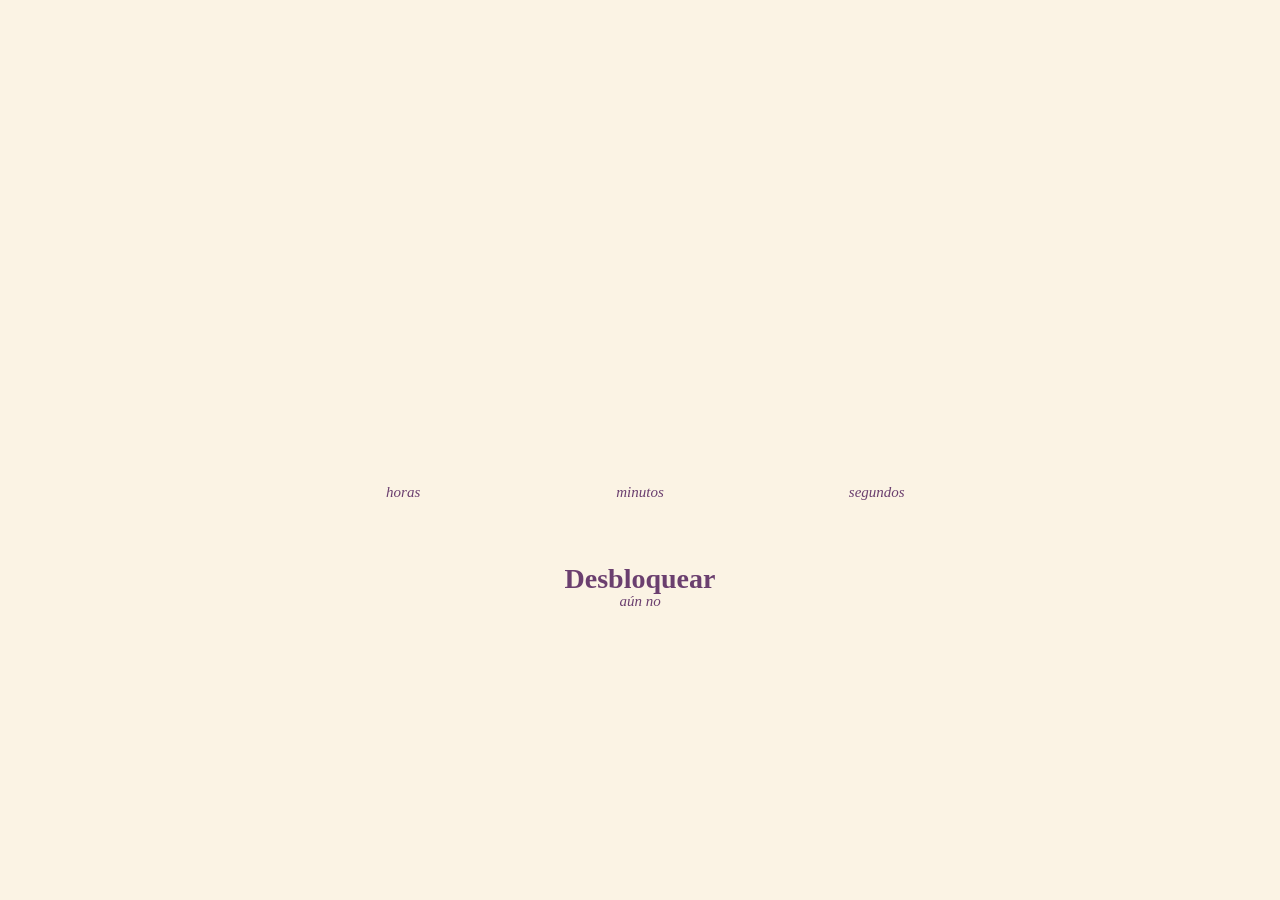
<file: src/index.html>
<!DOCTYPE html>
<html lang="es">
<head>
<meta charset="utf-8">
<meta name="viewport" content="width=device-width,initial-scale=1">
<meta name="robots" content="noindex">
<title>Feliz cumpleaños</title>
<style>
@font-face{font-family:Caveat;font-weight:600;font-display:block;src:url(data:font/woff2;base64,@@CAVEAT@@) format("woff2")}
@font-face{font-family:Newsreader;font-weight:400;font-display:swap;src:url(data:font/woff2;base64,@@NR@@) format("woff2")}
@font-face{font-family:Newsreader;font-style:italic;font-weight:400;font-display:swap;src:url(data:font/woff2;base64,@@NRI@@) format("woff2")}

/* ===== Tokens · paleta C "Papel y crayón" ===== */
:root{
  /* color */
  --papel:#fbf3e4;        /* fondo de toda la página */
  --papel-2:#f4e7cf;      /* hojas y fichas */
  --tinta:#4a1650;        /* texto y trazo principal · 12,5:1 sobre papel */
  --tinta-suave:#6b3f6f;  /* texto secundario · 7,4:1 */
  --morado:#8a3a8f;       /* acento y botones · 6,2:1 */
  --rosado:#e07ba0;       /* solo decorativo (2,5:1) */
  --rosado-tinta:#a8446c; /* rosado para texto · 5,1:1 */
  --rosado-claro:#f6c9d8; /* luz, halos */
  --dorado:#e6c77e;       /* solo decorativo */
  --dorado-palido:#f3e3b5;/* luz cálida */
  /* tipografía */
  --mano:Caveat,"Segoe Print","Bradley Hand",cursive;
  --texto:Newsreader,Georgia,"Times New Roman",serif;
  --t-1:15px; --t-2:17px; --t-3:clamp(22px,4vw,28px); --t-4:clamp(44px,11vw,88px);
  /* espacios (base 4) */
  --e1:4px;--e2:8px;--e3:12px;--e4:16px;--e5:24px;--e6:32px;--e7:48px;--e8:64px;--e9:96px;
  /* curvas */
  --sale:cubic-bezier(.23,1,.32,1);      /* entradas, respuesta a toques */
  --mueve:cubic-bezier(.77,0,.175,1);    /* movimiento en pantalla */
  --cae:cubic-bezier(.55,0,.85,.35);     /* caídas con gravedad */
  /* duraciones */
  --d-toque:140ms; --d-corta:240ms; --d-media:520ms; --d-larga:900ms; --d-escena:1600ms;
  /* trazo */
  --trazo:1.2;
  color-scheme:light;
}
*{box-sizing:border-box;min-width:0}
html,body{margin:0;background:var(--papel);color:var(--tinta)}
body{font:400 var(--t-2)/1.55 var(--texto);min-height:100svh;overflow-x:clip;
  background-image:url("data:image/svg+xml,@@GRANO@@");background-size:180px 180px}
.sr{position:absolute;width:1px;height:1px;overflow:hidden;clip:rect(0 0 0 0);white-space:nowrap}
button{font:inherit;color:inherit}
:focus-visible{outline:3px solid var(--morado);outline-offset:4px;border-radius:12px}

/* ===== Parte 1 · contador ===== */
.contador{min-height:100svh;display:grid;place-items:center;align-content:center;gap:var(--e7);padding:var(--e7) var(--e4)}
.fichas{--n:3;--gap:clamp(12px,3.4vw,32px);display:flex;gap:var(--gap);justify-content:center}
.ficha{--w:min(clamp(196px,16vw,232px),calc((100vw - 2*var(--e4) - (var(--n) - 1)*var(--gap)) / var(--n)));width:var(--w);display:grid;justify-items:center;gap:var(--e3)}
.ficha[hidden]{display:none}
.pila{position:relative;width:100%;aspect-ratio:100/124}
.pila>svg,.hoja{position:absolute;inset:0}
.pila>svg{width:100%;height:100%;overflow:visible}
.hoja{display:grid;place-items:center}
.hoja svg{position:absolute;inset:0;width:100%;height:100%;overflow:visible}
.num{position:relative;font:600 calc(var(--w)*.56)/1 var(--mano);letter-spacing:.01em;color:var(--tinta);padding-top:6%;transform:translateX(-3%);font-variant-numeric:tabular-nums}
.etq{margin-top:var(--e2);font-size:var(--t-1);color:var(--tinta-suave);font-style:italic}
/* la hoja que se suelta: gira desde su argolla izquierda y cae */
.hoja.cae{z-index:2;transform-origin:22% 4%;will-change:transform,opacity;animation:cae var(--d-larga) var(--cae) forwards;pointer-events:none}
@keyframes cae{
  0%{transform:none;opacity:1}
  30%{transform:rotate(-9deg);opacity:1}
  100%{transform:translate3d(-4%,115%,0) rotate(-26deg);opacity:0}
}

.boton{position:relative;min-height:56px;min-width:220px;padding:var(--e3) var(--e6);border:0;background:none;cursor:pointer;display:grid;place-items:center;line-height:1.15;transition:transform var(--d-toque) var(--sale)}
.boton svg{position:absolute;inset:0;width:100%;height:100%;overflow:visible}
.boton .b1{position:relative;font:600 var(--t-3)/1 var(--mano)}
.boton .b2{position:relative;font-size:var(--t-1);font-style:italic;color:var(--tinta-suave)}
.boton[aria-disabled=true]{cursor:default;color:var(--tinta-suave)}
.boton:not([aria-disabled=true]){color:var(--papel)}
.boton:not([aria-disabled=true]):active{transform:scale(.97)}
.boton .halo{position:absolute;inset:-10px;border-radius:22px;background:radial-gradient(closest-side,var(--rosado-claro),transparent);opacity:0}
.boton:not([aria-disabled=true]) .halo{animation:respira 2.8s var(--mueve) infinite}
@keyframes respira{0%,100%{opacity:.35;transform:scale(.96)}50%{opacity:.9;transform:scale(1.04)}}
.aviso{min-height:1.5em;margin:0;font-size:var(--t-1);color:var(--tinta-suave);font-style:italic;text-align:center}

/* ===== Parte 2 · Feliz cumpleaños ===== */
.contador.sale{position:fixed;inset:0;z-index:5;pointer-events:none}
.contador.sale .pila{animation:caeFicha 820ms var(--cae) both;animation-delay:var(--dl,0ms)}
.contador.sale .etq,.contador.sale .boton,.contador.sale .aviso{transition:opacity var(--d-corta) var(--sale);opacity:0}
@keyframes caeFicha{0%{transform:none}22%{transform:translateY(-3%) rotate(var(--rot,-3deg))}100%{transform:translateY(110svh) rotate(calc(var(--rot,-3deg)*7));opacity:.9}}

.portada{position:relative;min-height:100svh;overflow:hidden;display:grid;grid-template-rows:minmax(0,1fr) auto;--cx:50%;--cy:36%;--gh:min(34svh,62vw,400px)}
.portada[hidden]{display:none}
.capa{position:absolute;pointer-events:none}
.luz{left:var(--cx);top:var(--cy);width:min(170vmin,1300px);aspect-ratio:1;translate:-50% -50%;background:radial-gradient(closest-side,var(--dorado-palido) 0,color-mix(in srgb,var(--rosado-claro) 75%,transparent) 26%,color-mix(in srgb,var(--rosado-claro) 28%,transparent) 58%,transparent 100%);opacity:0;transform:scale(.15)}
.rayos,.anillo,.chispa{left:var(--cx);top:var(--cy);translate:-50% -50%}
.rayos{width:min(125vmax,1250px);aspect-ratio:1;opacity:0}
.anillo{width:min(var(--a),130vmax);aspect-ratio:1;opacity:0}
.chispa{width:56px;aspect-ratio:1;opacity:0}
.rayos svg,.anillo svg,.chispa svg{width:100%;height:100%;overflow:visible}

.arriba{position:relative;z-index:2;display:grid;place-content:center;justify-items:center;gap:var(--e5);padding:var(--e7) var(--e4) var(--e5);text-align:center}
.titulo{margin:0;font:600 clamp(68px,17vw,150px)/.86 var(--mano);color:var(--tinta);position:relative;outline:none}
.titulo .ln{display:block;white-space:nowrap}
.titulo .rell{position:absolute;inset:-.2em -.15em;padding:.2em .15em;opacity:0;-webkit-text-stroke:1.2px var(--tinta);color:transparent;background:linear-gradient(172deg,var(--morado) 20%,var(--rosado-tinta) 95%);-webkit-background-clip:text;background-clip:text}
.titulo .traz{-webkit-text-stroke:1.3px var(--tinta);color:transparent}
.l{display:inline-block;overflow:hidden;padding:0 .06em .12em;margin:0 -.06em -.12em;vertical-align:top;transform:translateX(-101%);opacity:0}
.l>i{display:inline-block;font-style:normal;transform:translateX(101%)}
.frases{margin:0;font-style:italic;font-size:clamp(17px,2.6vw,22px);line-height:1.5;color:var(--tinta-suave);max-width:34ch}
.frases span{display:block;opacity:0;transform:translateY(6px)}

.gente{position:relative;z-index:3;justify-self:center;width:min(100%,1180px);height:var(--gh)}
.pers{position:absolute;bottom:var(--b,0);left:var(--x);height:calc(var(--gh)*var(--h));aspect-ratio:120/200;translate:-50% 0;transform:translateY(175%)}
.pers.atras{z-index:1}.pers.frente{z-index:2}
.pers.cumple{aspect-ratio:160/300;z-index:1}
.salta,.salta svg{position:absolute;inset:0;width:100%;height:100%;overflow:visible}
.portada.ola .salta,.portada.ola .salta svg,.portada.fiesta .cf{will-change:transform,opacity}
.salta .up{opacity:0}
.confeti{inset:0;overflow:hidden;z-index:1;contain:strict}
.cf{position:absolute;top:-24px;left:var(--x);width:var(--w,7px);height:var(--hh,12px);border-radius:2px;background:var(--c);opacity:0}

/* coreografía (el tiempo 0 es el toque en Desbloquear) */
.portada.va .chispa{animation:chispa 1300ms var(--sale) 560ms both}
.portada.va .luz{animation:abreLuz var(--d-escena) var(--sale) 820ms both}
.portada.va .rayos{animation:rayos 2000ms var(--sale) 900ms both}
.portada.va .anillo{animation:anillo 1700ms var(--sale) var(--dl) both}
.portada.va .traz .l,.portada.va .traz .l>i{animation:escribe 220ms var(--mueve) var(--dl) both}
.portada.va .rell{animation:aparece var(--d-media) var(--sale) var(--dr,2700ms) both}
.portada.va .pers{animation:subePers 760ms var(--sale) var(--dl) both}
.portada.va .frases span{animation:frase 700ms var(--sale) var(--dl) both}
.portada.ola .salta{animation:salto 2400ms var(--mueve) var(--do) 2 both}
.portada.ola .salta .up{animation:brazosArriba 2400ms var(--mueve) var(--do) 2 both}
.portada.ola .salta .down{animation:brazosAbajo 2400ms var(--mueve) var(--do) 2 both}
.portada.fiesta .cf{animation:confeti var(--dur) linear var(--dl) 2 both}

@keyframes chispa{0%{opacity:0;transform:scale(0) rotate(-40deg)}35%{opacity:1;transform:scale(1.25) rotate(8deg)}60%{opacity:1;transform:scale(1) rotate(0)}100%{opacity:0;transform:scale(2.4) rotate(20deg)}}
@keyframes abreLuz{to{opacity:1;transform:none}}
@keyframes rayos{0%{opacity:0;transform:scale(.45) rotate(-10deg)}100%{opacity:1;transform:none}}
@keyframes anillo{0%{opacity:0;transform:scale(.3)}35%{opacity:.75}100%{opacity:var(--fin,.3);transform:none}}
@keyframes escribe{0%{opacity:0}1%,100%{opacity:1}100%{transform:none}}
@keyframes aparece{to{opacity:1}}
@keyframes subePers{to{transform:none}}
@keyframes frase{to{opacity:1;transform:none}}
@keyframes salto{0%,8%,40%,100%{transform:none}20%{transform:translateY(-7%)}}
@keyframes brazosArriba{0%,6%,42%,100%{opacity:0}14%,32%{opacity:1}}
@keyframes brazosAbajo{0%,6%,42%,100%{opacity:1}14%,32%{opacity:0}}
@keyframes confeti{0%{opacity:1;transform:translate3d(0,0,0) rotate(0)}100%{opacity:1;transform:translate3d(var(--dx),108svh,0) rotate(var(--r))}}

@media (prefers-reduced-motion:reduce){
  .contador.sale{transition:opacity 150ms;opacity:0}
  .contador.sale .pila{animation:none}
  .portada.va :is(.luz,.rayos,.traz .l,.traz .l>i,.rell,.pers,.frases span){animation:none;opacity:1;transform:none}
  .portada.va .anillo{animation:none;opacity:var(--fin)}
  .portada.va .chispa{animation:none;opacity:0}
  .portada.ola .salta,.portada.ola .salta *{animation:none}
  .cf{opacity:1;top:var(--y);transform:rotate(var(--r))}
  .portada.fiesta .cf{animation:none}
}

@media (prefers-reduced-motion:reduce){
  .hoja.cae{display:none}
  .boton:not([aria-disabled=true]) .halo{animation:none;opacity:.6}
}
/*@@DIA_CSS@@*/
/*@@CARTA_CSS@@*/
</style>
</head>
<body>
<main>
  <section class="contador" id="contador" aria-labelledby="t-contador">
    <h1 class="sr" id="t-contador">Cuenta regresiva</h1>
    <div class="fichas" role="timer" aria-describedby="falta">
      <div class="ficha" data-u="d" hidden><div class="pila" aria-hidden="true"></div><span class="etq">días</span></div>
      <div class="ficha" data-u="h"><div class="pila" aria-hidden="true"></div><span class="etq">horas</span></div>
      <div class="ficha" data-u="m"><div class="pila" aria-hidden="true"></div><span class="etq">minutos</span></div>
      <div class="ficha" data-u="s"><div class="pila" aria-hidden="true"></div><span class="etq">segundos</span></div>
    </div>
    <p class="sr" id="falta"></p>
    <button class="boton" id="desbloquear" type="button" aria-disabled="true">
      <span class="halo" aria-hidden="true"></span>
      <span class="b1">Desbloquear</span><span class="b2">aún no</span>
    </button>
    <p class="aviso" id="aviso" aria-live="polite"></p>
  </section>
  <section class="portada" id="portada" hidden inert aria-labelledby="titulo">
    <div class="capa luz" aria-hidden="true"></div>
    <div class="capa rayos" aria-hidden="true"></div>
    <div class="capa anillo" style="--a:520px;--dl:1000ms;--fin:.45" aria-hidden="true"></div>
    <div class="capa anillo" style="--a:820px;--dl:1180ms;--fin:.3" aria-hidden="true"></div>
    <div class="capa anillo" style="--a:1180px;--dl:1360ms;--fin:.18" aria-hidden="true"></div>
    <div class="capa chispa" aria-hidden="true"></div>
    <div class="arriba">
      <h1 class="titulo" id="titulo" tabindex="-1"><span class="sr">Feliz cumpleaños</span><span class="traz" aria-hidden="true"></span><span class="rell" aria-hidden="true"><span class="ln">Feliz</span><span class="ln">cumpleaños</span></span></h1>
      <p class="frases"><span style="--dl:4300ms">Esto se canta bajito, y es tuyo.</span> <span style="--dl:4750ms">Hoy el cielo se pone más bonito por ti.</span></p>
    </div>
    <div class="gente" aria-hidden="true"></div>
    <div class="capa confeti" aria-hidden="true"></div>
    <div class="baja" aria-hidden="true"></div>
  </section>
  <section class="dia" id="dia" hidden inert aria-label="El día">
    <div class="escena">
      <div class="c cielo" aria-hidden="true"><i class="c-amanecer"></i><i class="c-mediodia"></i><i class="c-atardecer"></i><i class="c-noche"></i></div>
      <div class="c" aria-hidden="true"><div class="c estrellas"></div><div class="astro luna" style="left:80%;top:44%"></div><div class="astro sol"></div><div class="brillo"></div><div class="rojo"></div></div>
      <div class="c paisaje" aria-hidden="true"></div>
      <div class="c mundo" aria-hidden="true"></div>
      <div class="c velo velo-tarde" aria-hidden="true"></div>
      <div class="c velo velo-noche" aria-hidden="true"></div>
      <div class="c luces" aria-hidden="true"></div>
      <div class="sombra" aria-hidden="true"></div>
      <div class="perrita mia" aria-hidden="true"></div>
      <div class="perrita concha" aria-hidden="true"></div>
      <div class="ella" aria-hidden="true"></div>
      <div class="frags"></div>
      <ol class="momentos" aria-label="Momento del día"><li>Solecito</li><li>Cielito</li><li>Negrita</li></ol>
    </div>
  </section>
  <section class="carta" id="carta" hidden inert aria-labelledby="t-carta">
    <div class="cielo-c" aria-hidden="true"></div>
    <h2 class="sr" id="t-carta">Carta</h2>
    <article class="hoja-c"><span class="cinta" aria-hidden="true"></span></article>
    <button class="volver" type="button">volver al inicio del día</button>
  </section>
</main>
<div class="cortina" aria-hidden="true"></div>

<script>
/*! rough.js 4.6.6 · MIT License · (c) Preet Shihn */
@@ROUGH@@
</script>
<script>
{
/* ---------- apertura ----------
   Se abre el martes 24/11/2026 a las 17:32, hora de Ecuador (UTC-5) = 22:32 UTC.
   Se calcula en UTC, así que no depende de la zona horaria del aparato, pero sí de que su reloj esté bien.
   NO es seguridad: el repo es público y el texto está en el código.
   Pruebas: ?abierto=1 (o #abierto) abre ya; ?faltan=SEGUNDOS (o #faltan-N) simula la cuenta. */
const APERTURA=Date.UTC(2026,10,24,22,32,0);
const q=new URLSearchParams(location.search), h=location.hash;
const faltan=q.get('faltan')||(h.match(/faltan-(\d+)/)||[])[1];
const META=faltan?Date.now()+Number(faltan)*1000:APERTURA;
let ABIERTO=q.get('abierto')==='1'||/abierto/.test(h)||Date.now()>=META;
const quieto=matchMedia('(prefers-reduced-motion: reduce)');
const NS='http://www.w3.org/2000/svg';
const css=getComputedStyle(document.documentElement);
const tok=n=>css.getPropertyValue(n).trim();
const TINTA=tok('--tinta'),PAPEL2=tok('--papel-2'),MORADO=tok('--morado'),SUAVE=tok('--tinta-suave');
const TRAZO=parseFloat(tok('--trazo'));

/* crayón: una pasada firme y otra con grano (trazo cortado), siempre con la misma semilla */
function crayon(svg,forma,args,o,grano=true){
  const rc=rough.svg(svg),base={stroke:TINTA,strokeWidth:TRAZO,roughness:.9,bowing:.6,...o};
  const a=rc[forma](...args,base);svg.append(a);if(!grano)return;
  const b=rc[forma](...args,{...base,fill:undefined,seed:(base.seed||1)+97,strokeWidth:TRAZO*.9,roughness:1.6});
  b.querySelectorAll('path').forEach(p=>{p.setAttribute('stroke-dasharray','1.4 2.1');p.setAttribute('opacity','.7')});
  svg.append(b);
}
function lienzo(vb){const s=document.createElementNS(NS,'svg');s.setAttribute('viewBox',vb);s.setAttribute('aria-hidden','true');return s}

/* hoja: papel, contorno a mano y dos argollas arriba */
function hoja(){
  const d=document.createElement('div');d.className='hoja';
  const s=lienzo('0 0 100 124');
  crayon(s,'rectangle',[3,8,94,113],{fill:PAPEL2,fillStyle:'solid',seed:11});
  [30,70].forEach((x,i)=>crayon(s,'ellipse',[x,7,6,11],{seed:21+i,strokeWidth:TRAZO*1.1}));
  const n=document.createElement('span');n.className='num';n.textContent='00';
  d.append(s,n);return d;
}
/* cartas apiladas detrás: se dibujan una vez y no se repintan */
function pila(){
  const s=lienzo('0 0 100 124');
  [[6,6,-3.4,31,.4],[3,3,1.8,41,.65]].forEach(([dx,dy,r,seed,op])=>{
    const g=document.createElementNS(NS,'g');g.setAttribute('transform',`translate(${dx} ${dy}) rotate(${r} 50 62)`);g.setAttribute('opacity',op);
    crayon(g,'rectangle',[3,8,94,113],{fill:PAPEL2,fillStyle:'solid',seed,stroke:SUAVE},false);s.append(g);
  });return s;
}

const fichas={};
document.querySelectorAll('.ficha').forEach(f=>{
  const p=f.querySelector('.pila'),hj=hoja();p.append(pila(),hj);
  fichas[f.dataset.u]={f,p,hj,num:hj.querySelector('.num'),v:null};
});

function cambia(u,v){
  const F=fichas[u];if(F.v===v)return;
  const anima=F.v!==null&&!quieto.matches&&!document.hidden;
  if(anima){
    const vieja=F.hj.cloneNode(true);vieja.classList.add('cae');
    vieja.addEventListener('animationend',()=>vieja.remove(),{once:true});
    F.p.append(vieja);
  }
  F.v=v;F.num.textContent=String(v).padStart(2,'0');
}

const falta=document.getElementById('falta');
let ultimoMin=-1,detenido=false;
function tick(){
  if(detenido)return;
  const resta=Math.max(0,META-Date.now()),r=Math.ceil(resta/1000);
  const d=Math.floor(r/86400),hh=Math.floor(r%86400/3600),mm=Math.floor(r%3600/60),ss=r%60;
  const conDias=d>0;fichas.d.f.hidden=!conDias;
  document.querySelector('.fichas').style.setProperty('--n',conDias?4:3);
  if(conDias)cambia('d',d);cambia('h',hh);cambia('m',mm);cambia('s',ss);
  const minTot=r?Math.floor(r/60):-2;
  if(minTot!==ultimoMin){ultimoMin=minTot;
    const pl=(n,a,b)=>n+' '+(n===1?a:b);
    falta.textContent=r?'Faltan '+[conDias&&pl(d,'día','días'),pl(hh,'hora','horas'),pl(mm,'minuto','minutos')].filter(Boolean).join(', '):'La cuenta está en cero.';}
  if(r>0)setTimeout(tick,(resta%1000||1000)+8);
  else if(!ABIERTO&&typeof activar==='function')activar(); // a la hora de apertura el botón se enciende solo
}
tick();

/* botón */
const btn=document.getElementById('desbloquear'),aviso=document.getElementById('aviso');
function dibujaBoton(){
  btn.querySelector('svg')?.remove();
  const bs=lienzo('0 0 240 60');bs.setAttribute('preserveAspectRatio','none');
  crayon(bs,'rectangle',[4,4,232,52],ABIERTO?{fill:MORADO,fillStyle:'solid',seed:5}:{seed:5,stroke:SUAVE,strokeLineDash:[6,7]},ABIERTO);
  btn.prepend(bs);
  if(ABIERTO){btn.removeAttribute('aria-disabled');btn.querySelector('.b2')?.remove()}
}
function activar(){ABIERTO=true;dibujaBoton()}
dibujaBoton();

/* ===================== Parte 2 · Feliz cumpleaños ===================== */
const portada=document.getElementById('portada'),titulo=document.getElementById('titulo');
const C={dorado:tok('--dorado'),dpal:tok('--dorado-palido'),rosado:tok('--rosado'),rcl:tok('--rosado-claro'),rt:tok('--rosado-tinta')};
let armada=false;
function armaPortada(){
  if(armada)return;armada=true;
  /* título letra por letra: la ventana de cada letra avanza y la descubre, como un trazo */
  const tz=portada.querySelector('.traz');let i=0;
  ['Feliz','cumpleaños'].forEach(w=>{
    const ln=document.createElement('span');ln.className='ln';
    [...w].forEach(ch=>{const l=document.createElement('span');l.className='l';
      const d=1250+i*78+(i>4?140:0);l.style.setProperty('--dl',d+'ms');
      const it=document.createElement('i');it.textContent=ch;it.style.setProperty('--dl',d+'ms');l.append(it);ln.append(l);i++});
    tz.append(ln);
  });
  portada.querySelector('.rell').style.setProperty('--dr',(1250+i*78+260)+'ms');
  /* rayos y anillos: dibujados una vez */
  const rs=lienzo('-100 -100 200 200');
  for(let k=0;k<24;k++){const a=k/24*Math.PI*2+(k%2)*.05,r1=33+(k%3)*2,r2=46+((k*7)%5)*4;
    const ln=rough.svg(rs).line(Math.cos(a)*r1,Math.sin(a)*r1,Math.cos(a)*r2,Math.sin(a)*r2,{stroke:k%2?C.rosado:C.dorado,strokeWidth:.16,roughness:.6,seed:k+3});ln.setAttribute('opacity','.75');rs.append(ln)}
  portada.querySelector('.rayos').append(rs);
  portada.querySelectorAll('.anillo').forEach((el,k)=>{const sv=lienzo('-50 -50 100 100');sv.append(rough.svg(sv).circle(0,0,96,{stroke:k%2?C.dorado:C.rosado,strokeWidth:.22,roughness:1.1,seed:50+k}));el.append(sv)});
  const ch=lienzo('-30 -30 60 60');
  ch.append(rough.svg(ch).path('M0 -26 Q4 -4 26 0 Q4 4 0 26 Q-4 4 -26 0 Q-4 -4 0 -26Z',{fill:C.dpal,fillStyle:'solid',stroke:C.dorado,strokeWidth:1.4,roughness:.7,seed:9}));
  portada.querySelector('.chispa').append(ch);
  gente();confeti();
  const bj=lienzo('0 0 34 34');D(bj,'path',['M6 12 L17 24 L28 12'],{strokeWidth:2.4,stroke:tok('--tinta-suave'),seed:3});portada.querySelector('.baja').append(bj);
}

/* ---------- la gente ---------- */
/* tonos de piel: el de ella (#d9a57c) y matices alrededor */
const PIEL=['#e6bb94','#d9a57c','#c9946d','#efc9a5','#cf9c74','#bd8862','#e0b08a'];
const PELO={negro:'#30201a',cafe:'#4a3024',castano:'#5e3d2a',gris:'#a39a94',blanco:'#d8d2cc'};
const ROPA=[tok('--morado'),tok('--rosado'),tok('--dorado'),tok('--rosado-claro'),tok('--tinta-suave'),'#c98fb0','#b8a0d2',tok('--dorado-palido')];
/* x en % del ancho; h = altura relativa; fila; piel; pelo; color de pelo; ropa; cuerpo; extra; en celular se oculta si oc */
const GENTE=[
 {x:7, h:.80,f:'atras',p:3,pelo:'moño',pc:'gris',r:1,c:'vestido',e:'chal',edad:'mayor'},
 {x:16,h:.88,f:'atras',p:5,pelo:'corto',pc:'blanco',r:4,c:'camisa',e:'sombrero',edad:'mayor'},
 {x:27,h:.86,f:'atras',p:1,pelo:'largo',pc:'negro',r:0,c:'vestido',e:'flores',oc:1},
 {x:39,h:.94,f:'atras',p:4,pelo:'rizado',pc:'negro',r:2,c:'camisa',e:''},
 {x:50,h:.98,f:'atras',ella:1}, // la cumpleañera, al centro, con el gorro más bonito
 {x:61,h:.84,f:'atras',p:0,pelo:'largo',pc:'castano',r:5,c:'vestido',e:'globo'},
 {x:72,h:.90,f:'atras',p:6,pelo:'corto',pc:'negro',r:0,c:'camisa',e:'',oc:1},
 {x:83,h:.82,f:'atras',p:5,pelo:'moño',pc:'negro',r:3,c:'vestido',e:'aretes'},
 {x:93,h:.86,f:'atras',p:2,pelo:'corto',pc:'gris',r:7,c:'camisa',e:'baston',edad:'mayor'},
 {x:12,h:.50,f:'frente',p:4,pelo:'coletas',pc:'negro',r:1,c:'vestido',e:'globo',nino:1},
 {x:33,h:.44,f:'frente',p:0,pelo:'corto',pc:'castano',r:2,c:'camisa',e:'',nino:1},
 {x:45,h:.36,f:'frente',p:6,pelo:'rizado',pc:'cafe',r:5,c:'vestido',e:'',nino:1,oc:1},
 {x:67,h:.48,f:'frente',p:3,pelo:'moño',pc:'negro',r:0,c:'vestido',e:'flores',nino:1},
 {x:88,h:.46,f:'frente',p:1,pelo:'corto',pc:'negro',r:3,c:'camisa',e:'globo',nino:1,oc:1},
];
function figura(P,modo,seed){
  const arriba=modo==='arriba',brazos=modo!=='cuerpo',cuerpo=modo==='cuerpo';
  /* lienzo 120×200, pies en y=196. Devuelve un svg con la figura (con brazos abajo o arriba) */
  const sv=lienzo('0 0 120 200');const rc=rough.svg(sv);
  const H=190*(P.e==='hombros'?.92:1),x=60,suelo=196,top=suelo-H;
  const r=H*(P.nino?.15:.105),cy=top+r+2,hombro=cy+r*1.35,cadera=suelo-H*(P.nino?.36:.42);
  const sw=r*(P.nino?.95:1.05),piel=PIEL[P.p],pelo=PELO[P.pc],ropa=ROPA[P.r],o={stroke:TINTA,strokeWidth:1.1,roughness:.9,bowing:.5,seed};
  const add0=n=>sv.append(n);const add=n=>{if(cuerpo)add0(n)};const addB=n=>{if(brazos)add0(n)};const sol=(c,ex={})=>({...o,fill:c,fillStyle:'solid',...ex});
  // piernas
  const pie=P.c==='vestido'?suelo-H*.2:cadera;
  add(rc.line(x-sw*.45,pie,x-sw*.5,suelo,o));add(rc.line(x+sw*.45,pie,x+sw*.5,suelo,o));
  if(P.e==='baston'&&!arriba)addB(rc.line(x+sw*1.55,cadera+4,x+sw*1.75,suelo,{...o,stroke:'#7b4a2a',strokeWidth:1.6}));
  // pelo largo por detrás
  if(P.pelo==='largo')add(rc.path(`M${x-r*1.05} ${cy-r*.2} Q${x-r*1.35} ${cy+r*2.6} ${x-r*.7} ${cy+r*2.9} L${x+r*.7} ${cy+r*2.9} Q${x+r*1.35} ${cy+r*2.6} ${x+r*1.05} ${cy-r*.2}Z`,sol(pelo)));
  // brazos (detrás del cuerpo hasta el hombro)
  const mano=lado=>arriba?[x+lado*sw*1.75,top-r*.1+(P.nino?8:0)]:[x+lado*sw*1.35,cadera+(P.c==='vestido'?-2:4)];
  [-1,1].forEach(l=>{const [mx,my]=mano(l);addB(rc.line(x+l*sw*.75,hombro+2,mx,my,{...o,strokeWidth:1.4}));addB(rc.circle(mx,my,r*.42,sol(piel,{strokeWidth:.8})))});
  // cuerpo
  if(P.c==='vestido')add(rc.path(`M${x-sw*.8} ${hombro} Q${x} ${hombro-r*.35} ${x+sw*.8} ${hombro} L${x+sw*1.35} ${suelo-H*.2} L${x-sw*1.35} ${suelo-H*.2}Z`,sol(ropa)));
  else{add(rc.path(`M${x-sw*.85} ${hombro} Q${x} ${hombro-r*.35} ${x+sw*.85} ${hombro} L${x+sw*.9} ${cadera} L${x-sw*.9} ${cadera}Z`,sol(ropa)));
       add(rc.rectangle(x-sw*.85,cadera,sw*1.7,(suelo-cadera)*.55,sol(P.nino?ROPA[(P.r+2)%8]:TINTA,{strokeWidth:.9})))}
  if(P.e==='chal')add(rc.path(`M${x-sw*.95} ${hombro+1} Q${x} ${hombro+r*1.4} ${x+sw*.95} ${hombro+1} L${x+sw*.6} ${hombro-2} Q${x} ${hombro+r*.6} ${x-sw*.6} ${hombro-2}Z`,sol(tok('--rosado-tinta'))));
  // cabeza
  add(rc.circle(x,cy,r*2,sol(piel)));
  // mejillas (sin rasgos finos)
  [-1,1].forEach(l=>{const m=rc.circle(x+l*r*.48,cy+r*.3,r*.34,{fill:C.rosado,fillStyle:'solid',stroke:'none',roughness:.3,seed});m.setAttribute('opacity','.55');add(m)});
  // pelo arriba
  const capa=`M${x-r*1.02} ${cy+r*.1} Q${x-r*1.05} ${cy-r*1.2} ${x} ${cy-r*1.05} Q${x+r*1.05} ${cy-r*1.2} ${x+r*1.02} ${cy+r*.1} Q${x+r*.5} ${cy-r*.45} ${x} ${cy-r*.5} Q${x-r*.5} ${cy-r*.45} ${x-r*1.02} ${cy+r*.1}Z`;
  if(P.pelo==='rizado'){for(let k=0;k<7;k++){const a=Math.PI*(1.05+k*.14);add(rc.circle(x+Math.cos(a)*r*.95,cy+Math.sin(a)*r*.95,r*.75,sol(pelo,{strokeWidth:.8,seed:seed+k})))}}
  else add(rc.path(capa,sol(pelo)));
  if(P.pelo==='moño')add(rc.circle(x,cy-r*1.25,r*.95,sol(pelo)));
  if(P.pelo==='coletas')[-1,1].forEach(l=>add(rc.ellipse(x+l*r*1.25,cy+r*.15,r*.7,r*1.1,sol(pelo))));
  if(P.e==='aretes')[-1,1].forEach(l=>add(rc.circle(x+l*r*.98,cy+r*.55,r*.28,{fill:C.dorado,fillStyle:'solid',stroke:TINTA,strokeWidth:.6,roughness:.4,seed})));
  if(P.e==='sombrero'){add(rc.ellipse(x,cy-r*.75,r*3,r*.55,sol(ROPA[2])));add(rc.path(`M${x-r*.75} ${cy-r*.8} L${x-r*.6} ${cy-r*1.75} Q${x} ${cy-r*1.95} ${x+r*.6} ${cy-r*1.75} L${x+r*.75} ${cy-r*.8}Z`,sol(ROPA[2])));add(rc.line(x-r*.72,cy-r*1.05,x+r*.72,cy-r*1.05,{...o,stroke:tok('--morado'),strokeWidth:2}))}
  if(P.e==='fiesta'){add(rc.polygon([[x-r*.7,cy-r*.8],[x+r*.7,cy-r*.8],[x+r*.15,cy-r*2.5]],sol(C.rosado)));add(rc.circle(x+r*.15,cy-r*2.55,r*.5,sol(C.dorado,{strokeWidth:.7})))}
  // lo que llevan en la mano derecha
  const [hx,hy]=mano(1);
  if(P.e==='globo'){const bx=hx+6,by=hy-r*2.6;addB(rc.curve([[hx,hy],[hx+5,hy-r*1.2],[bx,by+r*1.15]],{...o,strokeWidth:.8}));addB(rc.ellipse(bx,by,r*1.7,r*2.05,sol(P.nino?C.rosado:tok('--morado'))))}
  if(P.e==='flores'){const [fx,fy]=mano(-1);[[-7,-15],[0,-19],[7,-14]].forEach(([dx,dy],k)=>{addB(rc.line(fx,fy,fx+dx,fy+dy,{...o,stroke:'#5f7a3a',strokeWidth:1}));addB(rc.circle(fx+dx,fy+dy,8,sol([C.dorado,C.rosado,tok('--dorado-palido')][k],{strokeWidth:.7,seed:seed+k})))})}
  return sv;
}
function gorro(){
  const sv=lienzo('0 0 160 300'),G={stroke:TINTA,strokeWidth:1.4,roughness:.8,seed:880};
  const r=rough.svg(sv),add=n=>sv.append(n);
  add(r.polygon([[44,40],[116,40],[86,-58]],{...G,fill:tok('--morado'),fillStyle:'solid'}));
  [[50,22,110,22,0],[58,-2,103,-2,1],[66,-26,96,-26,2]].forEach(([a,b,c,d2,i])=>add(r.path(`M${a} ${b} Q80 ${b+8} ${c} ${d2}`,{...G,stroke:tok('--rosado-claro'),strokeWidth:5,seed:881+i})));
  [[60,30],[94,8],[74,-14],[84,-40]].forEach(([x,y],i)=>add(r.circle(x,y,6,{...G,fill:tok('--dorado'),fillStyle:'solid',strokeWidth:.8,seed:885+i})));
  add(r.ellipse(80,40,82,14,{...G,fill:tok('--rosado'),fillStyle:'solid',seed:890}));
  for(let i=0;i<7;i++){const a=i/7*Math.PI*2;add(r.ellipse(86+Math.cos(a)*9,-60+Math.sin(a)*9,12,10,{...G,fill:tok('--rosado-claro'),fillStyle:'solid',strokeWidth:.8,seed:891+i}))}
  add(r.circle(86,-60,12,{...G,fill:tok('--dorado-palido'),fillStyle:'solid',seed:899}));
  add(r.path('M86 -78 L89 -70 L97 -70 L91 -65 L93 -57 L86 -62 L79 -57 L81 -65 L75 -70 L83 -70Z',{...G,fill:tok('--dorado'),fillStyle:'solid',strokeWidth:.9,seed:900}));
  add(r.curve([[46,42],[54,84],[66,108]],{...G,strokeWidth:.8,seed:901}));
  return sv;
}
function nino(seed){ // la niña sobre los hombros
  return {h:.5,p:1,pelo:'coletas',pc:'castano',r:3,c:'vestido',e:'',nino:1};
}
function gente(){
  const g=portada.querySelector('.gente'),ancho=innerWidth<600;
  const orden=[...GENTE.keys()].sort((a,b)=>Math.abs(GENTE[a].x-50)-Math.abs(GENTE[b].x-50));
  /* en celular: menos gente y repartida pareja en cada fila */
  const vis=GENTE.filter(P=>!(ancho&&P.oc));
  const pos=new Map();['atras','frente'].forEach(f=>{const fila=vis.filter(P=>P.f===f).sort((a,b)=>a.x-b.x);
    fila.forEach((P,j)=>pos.set(P,ancho?(f==='atras'?8+j*84/(fila.length-1):18+j*64/(fila.length-1)):P.x))});
  GENTE.forEach((P,i)=>{
    if(!pos.has(P))return;
    const d=document.createElement('div');d.className='pers '+P.f;
    const x=pos.get(P);
    d.style.cssText=`--x:${x}%;--h:${P.h};--b:${P.f==='atras'?'7%':'0%'}`;
    const k=orden.indexOf(i);d.style.setProperty('--dl',(2650+k*55+k*k*4)+'ms');
    d.style.setProperty('--do',(Math.round(x*16))+'ms');
    const s=document.createElement('div');s.className='salta';
    if(P.ella){d.classList.add('cumple');s.append(ellaSVG(1),gorro());d.append(s);g.append(d);return}
    const c0=figura(P,'cuerpo',i*13+5),a=figura(P,'abajo',i*13+5),b=figura(P,'arriba',i*13+5);a.classList.add('down');b.classList.add('up');
    s.append(c0,a,b);
    if(P.e==='hombros'){ // la niña sentada sobre los hombros, saluda con todos
      const N=nino(),kc=figura(N,'cuerpo',77),ka=figura(N,'abajo',77),kb=figura(N,'arriba',77);
      [kc,ka,kb].forEach((sv,j)=>{if(j)sv.classList.add(j===2?'up':'down');sv.style.cssText='height:52%;top:-31%;inset-inline:0;margin:auto'});
      s.append(kc,ka,kb);
    }
    d.append(s);g.append(d);
  });
}
function confeti(){
  const c=portada.querySelector('.confeti'),cols=[C.rosado,tok('--morado'),C.dorado,C.rcl,tok('--rosado-tinta'),C.dpal];
  const n=innerWidth<600?22:32;
  for(let k=0;k<n;k++){const e=document.createElement('i');e.className='cf';
    const forma=k%3;e.style.cssText=`--x:${(k*61.8)%100}%;--y:${k%2?3+(k*k*13)%15:58+(k*k*7)%12}%;--c:${cols[k%cols.length]};--w:${forma===2?5:7}px;--hh:${forma===0?12:forma===1?7:16}px;--dl:${(k*137)%1600}ms;--dur:${3600+(k*53)%1800}ms;--dx:${((k*29)%60)-30}px;--r:${(k*97)%720-360}deg`;
    if(forma===1)e.style.borderRadius='50%';c.append(e)}
}

/* ---------- desbloquear ---------- */
function luzEnSuCentro(){ // el centro de la luz es el centro del título (se mide una vez)
  const t=titulo.getBoundingClientRect(),p=portada.getBoundingClientRect();
  portada.style.setProperty('--cx',(t.left+t.width/2-p.left)+'px');portada.style.setProperty('--cy',(t.top+t.height/2-p.top)+'px');
}
function abrir(saltar){
  detenido=true; // el contador deja de cambiar mientras sus fichas caen
  armaPortada();
  const cont=document.getElementById('contador');
  portada.hidden=false;portada.inert=false;luzEnSuCentro();
  /* el día se prepara aparte y se muestra cuando la apertura ya terminó, para no quitarle fluidez */
  const muestraDia=()=>{armaDia();armaCarta();dia.hidden=false;dia.inert=false;carta.hidden=false;carta.inert=false;medir()};
  if(saltar){cont.hidden=true;muestraDia()}
  else{
    setTimeout(muestraDia,quieto.matches?300:5600);
    cont.classList.add('sale');
    cont.querySelectorAll('.pila').forEach((p,k)=>{p.style.setProperty('--dl',(k*85)+'ms');p.style.setProperty('--rot',[-3,2.5,-2,3][k]+'deg')});
    setTimeout(()=>{cont.hidden=true},quieto.matches?160:1000);
  }
  requestAnimationFrame(()=>{portada.classList.add('va');
    if(!quieto.matches){setTimeout(()=>portada.classList.add('fiesta'),3500);setTimeout(()=>portada.classList.add('ola'),3700)}});
  setTimeout(()=>titulo.focus({preventScroll:true}),quieto.matches?200:1400);
}
/*@@DIA_JS@@*/
/*@@CARTA_JS@@*/
btn.addEventListener('click',()=>{
  if(btn.getAttribute('aria-disabled')==='true'||armada&&!portada.hidden)return;
  abrir(false);
});
/* se prepara el dibujo mientras ella mira el contador, para que la apertura no espere */
(window.requestIdleCallback||setTimeout)(()=>{armaPortada();(window.requestIdleCallback||setTimeout)(()=>{armaDia();armaCarta()})});
/* ?fase=portada (con abierto): salta directo a la apertura, solo para pruebas */
if(ABIERTO&&(q.get('fase')==='portada'||/portada/.test(h)))abrir(true);
/* ?fase=dia&f=7.5 (con abierto): salta al día en ese punto, solo para pruebas */
/* ?fase=carta (con abierto): salta a la carta, solo para pruebas */
if(ABIERTO&&q.get('fase')==='carta'){abrir(true);requestAnimationFrame(()=>carta.scrollIntoView())}
if(ABIERTO&&q.get('fase')==='dia'){abrir(true);requestAnimationFrame(()=>{medir();scrollTo(0,topDia+(+q.get('f')||0)/NF*largo);pinta()})}
}
</script>
</body>
</html>
</file>
